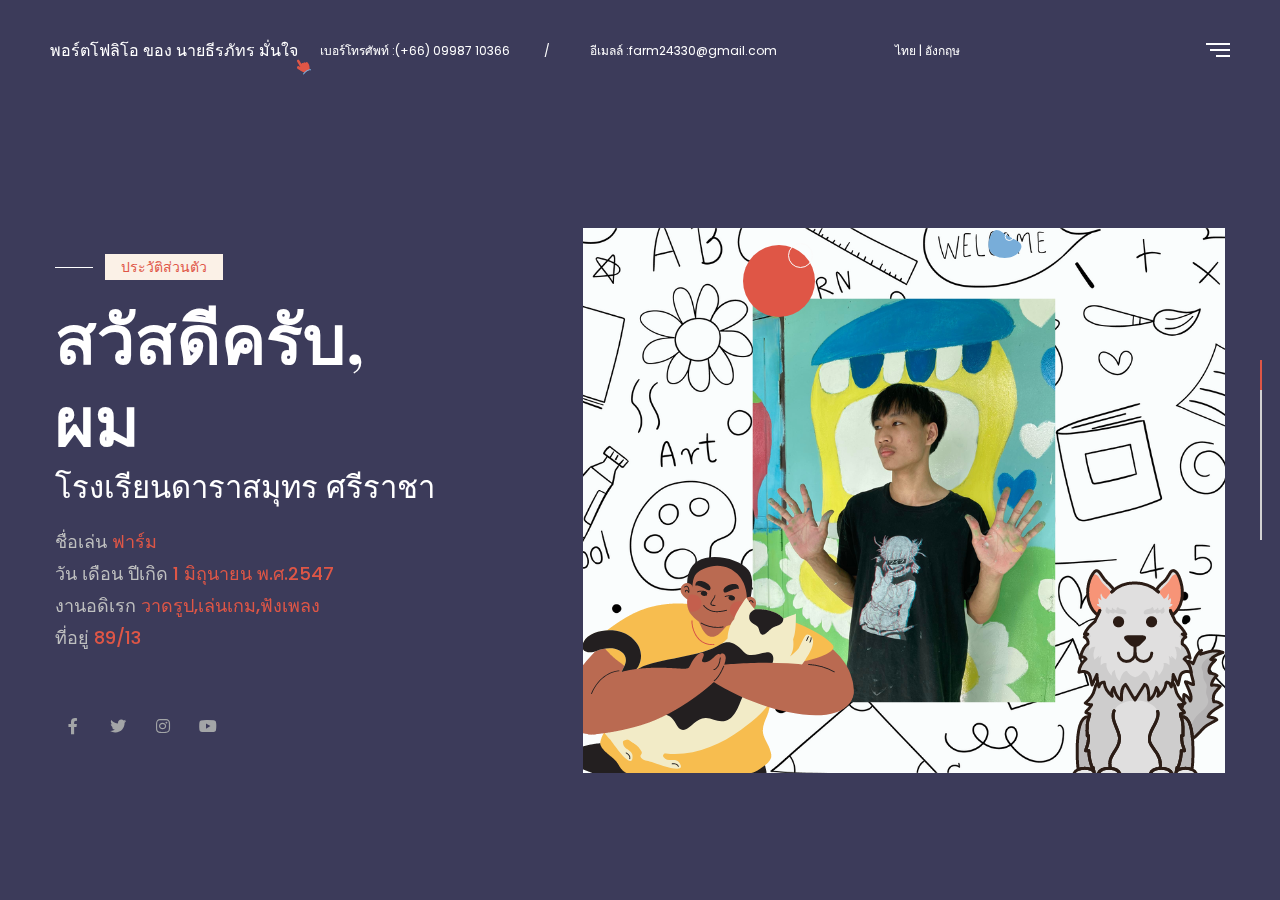
<file: index.html>
<!DOCTYPE html>
<html lang="th">

<head>
    <!--====== Required meta tags ======-->
    <meta charset="utf-8" />
    <meta http-equiv="x-ua-compatible" content="ie=edge" />
    <meta name="description" content="พอร์ตโฟลิโอ, Porfolio, เเฟ้มสะสมผลงาน, บันทึกงาน" />
    <meta name="author" content="นายธีรภัทร มั่นใจ, Theerapat Manjai">
    <meta name="viewport" content="width=device-width, initial-scale=1, shrink-to-fit=no" />

    <!--====== Title ======-->
    <title>เเฟ้ทสะสมผลงาน ของ นายธีรภัทร มั่นใจ || หน้าหลัก</title>
    <!--====== Favicon Icon ======-->
    <link rel="shortcut icon" href="assets/images/favicon.png" type="image/x-icon">
    <!--====== Google Fonts ======-->
    <link href="https://fonts.googleapis.com/css2?family=Playfair+Display:wght@700&family=Poppins:wght@300;400;500&display=swap" rel="stylesheet">
    <link href="https://fonts.googleapis.com/css2?family=Sarabun:wght@400;500;600&display=swap" rel="stylesheet">
    <link href="https://fonts.googleapis.com/css2?family=IBM+Plex+Sans+Thai:wght@300;400;500&display=swap" rel="stylesheet">
    <!--====== FontAwesome ======-->
    <link href="assets/css/fontawesome.5.9.0.min.css" rel="stylesheet">
    <!--====== Bootstrap ======-->
    <link href="assets/css/bootstrap-4.5.3.min.css" rel="stylesheet">
    <!--====== Spacing ======-->
    <link href="assets/css/spacing.min.css" rel="stylesheet">
    <!--====== PagePiling ======-->
    <link href="assets/css/jquery.pagepiling.css" rel="stylesheet">
    <!--====== Slick Slider ======-->
    <link href="assets/css/slick.min.css" rel="stylesheet">
    <!--====== Animate CSS ======-->
    <link href="assets/css/animate.min.css" rel="stylesheet">
    <!--====== Main css ======-->
    <link rel="stylesheet" href="assets/css/style.css">
    <!--====== Responsive css ======-->
    <link rel="stylesheet" href="assets/css/responsive.css">
</head>

<body class="body-piling dark-body">
    <div class="wrapper">
       
        <!-- Preloader -->
        <div class="preloader"></div>
        
        <header id="header" class="header">
            <div class="container-fluid">
                <div class="brand">
                    <a href="index.html" class="brand-name"><b>พอร์ตโฟลิโอ</b> ของ นายธีรภัทร มั่นใจ</a>
                </div>
                <!--<div class="lets-chat">
                    <span>Let's Chat</span>
                    <button><i class="fab fa-rocketchat"></i></button>
                </div>-->
                <button class="nav-toggle-btn a-nav-toggle">
                    <span class="hamburger">
                        <span class="top-bun"></span>
                        <span class="meat"></span>
                        <span class="bottom-bun"></span>
                    </span>
                </button>
                <div class="hide-menu a-nav-toggle"></div>
                <div class="menu">
                    <div class="menu-lang">
                        <a href="#" class="menu-lang-item active">TH.</a>
                        <a href="#" class="menu-lang-item">ENG.</a>
                        
                    </div>
                    <div class="menu-main mt-100" id="accordion">
                        <ul id="menuMain">
                            <li data-menuanchor="About" class="active"><a href="#About">ประวัติส่วนตัว</a></li>
                            <li data-menuanchor="Services"><a href="#Services">ไลท์สไตร์</a></li>
                            <li data-menuanchor="Skills"><a href="#Skills">ทักษะ,ความสามารถ</a></li>
                            <li data-menuanchor="Resume"><a href="#Resume">วุฒิการศึกษา</a></li>
                            <li data-menuanchor="Portfolio"><a href="#Portfolio">ผลงานเเละเกียรติบัตร</a></li>
                            <!--<li data-menuanchor="Testimonials"><a href="#Testimonials">Testimonials</a></li>-->
                            <!--<li data-menuanchor="Weapons"><a href="#Weapons">Weapons</a></li>-->
                            <li data-menuanchor="Contact"><a href="#Contact">ช่องทางการติดต่อ</a></li>
                        </ul>
                    </div>
                    <div class="menu-ornament"></div>
                </div>
            </div>
        </header>
        <div id="content">
            <div class="a-pagepiling full-page">
                <div class="section pp-scrollable slide slide-about a-slide-typed" data-name="about">
                    <div class="slide-container">
                        <div class="container">
                            <div class="number-email-cv">
                                <ul class="number-email">
                                    <li>เบอร์โทรศัพท์ :(+66) 09987 10366</li>
                                    <li>อีเมลล์ :farm24330@gmail.com</li>
                                </ul>
                                    <li><a href="index.html">ไทย</a> | <a href="index-en.html">อังกฤษ</a></l  i>        
                            </div>
                            <div class="row align-items-center">
                                <div class="col-lg-5">
                                    <div class="about-content pt-100 rpt-0 animate-element delay5 fadeInUp">
                                        <span class="sub-title mb-15 animate-element delay3 fadeInUp">ประวัติส่วนตัว</span>
                                        <h1 class="slide-title animate-element delay5 fadeInUp">สวัสดีครับ,<br> ผม <span class="text-typed a-typed a-typed-about" data-text="นายธีรภัทร มั่นใจ"></span></h1>
                                        <h3 class="animate-element delay7 fadeInUp">โรงเรียนดาราสมุทร ศรีราชา</h3>
                                        <p class="animate-element delay8 fadeInUp">ชื่อเล่น<b> ฟาร์ม </b><br/>
                                            วัน เดือน ปีเกิด <b>1 มิถุนายน พ.ศ.2547</b></br>
                                            งานอดิเรก <b>วาดรูป,เล่นเกม,ฟังเพลง</b></br>
                                            ที่อยู่ <b>89/13</b>
                                        </p>    
                                        <div class="social-style-one mt-55 rmt-35 animate-element delay10 fadeInUp">
                                            <a href="https://www.facebook.com/theerapat.manjai.58/"><i class="fab fa-facebook-f"></i></a>
                                            <a href="https://twitter.com/Blueframe181"><i class="fab fa-twitter"></i></a>
                                            <a href="https://www.instagram.com/blue.frame181/"><i class="fab fa-instagram"></i></a>
                                            <a href="https://www.youtube.com/channel/UCV1nVLNHUUjYt2XnElQNtqw"><i class="fab fa-youtube"></i></a>
                                        </div>
                                    </div>
                                </div>
                                <div class="col-lg-7">
                                    <div class="about-image pt-100 rpt-50 text-lg-right">
                                        <div class="about-inner-images">
                                            <img class="animate-element delay7 fadeInUp" src="assets/images/about/about-dark.png" alt="About">
                                            <img class="shape-one animate-element delay10 bounceIn" src="assets/images/about/shape-one-dark.png" alt="Shape">
                                            <img class="shape-two animate-element delay11 bounceIn" src="assets/images/about/shape-two-dark.png" alt="Shape">
                                        </div>
                                    </div>
                                </div>
                            </div>
                        </div>
                    </div>
                </div>
                <div class="section pp-scrollable slide slide-services slide-light slide-services a-slide-typed" data-name="services">
                    <div class="slide-container">
                        <div class="container">
                            <div class="row align-items-center">
                                <div class="col-lg-7">
                                    <div class="service-image animate-element delay4 fadeInUp">
                                        <span class="sub-title mb-75">ไลท์สไตล์</span>
                                        <div class="service-inner-images">
                                            <img src="assets/images/services/services-dark.png" alt="Service">
                                            <img class="shape-one animate-element delay6 bounceIn" src="assets/images/services/shape-one-dark.png" alt="shape">
                                            <img class="shape-two animate-element delay8 bounceIn" src="assets/images/services/shape-two-dark.png" alt="shape">
                                        </div>
                                    </div>
                                </div>
                                <div class="col-lg-5">
                                    <div class="service-content pt-100 rpt-55 animate-element delay5 fadeInUp">
                                        <div class="section-title mb-25">
                                            <h2 class="slide-title animate-element delay5 fadeInUp">งานอดิเรกเเละสิ่งที่ผมชอบทำ <span class="text-typed a-typed a-typed-services" data-text="ในเวลาว่าง"></span> ของผม</h2>
                                        </div>
                                        <p class="animate-element delay6 fadeInUp">ผมมักชอบที่จะหาไรทำในเวลาว่าง เเละมักเป็นสิ่งที่ผมทำเเล้วรู็สึกผ่อนคลายสบายใจ ส่วนใหญ่ก็เป็นกิจกรรมที่ผม<b>ชื่นชอบ</b></p>
                                        <div class="our-services animate-element delay8 fadeInUp">
                                            <div class="service-item">
                                                <div class="icon">
                                                    <img src="assets/images/services/service-icon1.png" alt="Icon">
                                                </div>
                                                <h4>วาดรูป</h4>
                                            </div>
                                            <div class="service-item">
                                                <div class="icon">
                                                    <img src="assets/images/services/service-icon2.png" alt="Icon">
                                                </div>
                                                <h4>เล่นเกม</h4>
                                            </div>
                                            <div class="service-item">
                                                <div class="icon">
                                                    <img src="assets/images/services/service-icon3.png" alt="Icon">
                                                </div>
                                                <h4>ฟังเพลง</h4>
                                            </div>
                                            <div class="service-item">
                                                <div class="icon">
                                                    <img src="assets/images/services/service-icon4.png" alt="Icon">
                                                </div>
                                                <h4>เล่นกีฬา</h4>
                                            </div>
                                        </div>
                                    </div>
                                </div>
                            </div>
                        </div>
                    </div>
                </div>
                <div class="section pp-scrollable slide slide-skills a-slide-typed" data-name="skills">
                    <div class="slide-container">
                        <div class="container">
                           <div class="row align-items-center">
                                <div class="col-lg-5">
                                    <div class="skill-content animate-element delay5 fadeInUp">
                                        <div class="section-title mb-25">
                                            <span class="sub-title mb-45">ทักษะ,ความสามารถ</span>
                                            <h2 class="slide-title animate-element delay5 fadeInUp">เป็นความสามารถที่มักทำเป็นประจำ เเละเป็นสิ่งที่ผม<span class="text-typed a-typed a-typed-skills" data-text="ชอบ"></span></h2>
                                        </div>
                                        <p class="animate-element delay6 fadeInUp">จะบอกเเค่ความสามารถที่เป็นจุดเด่นเเละเห็นได้ชัดจากตัวผมเเละคนรอบข้าง ซึ่งอาจจะมีบางความสามารถที่ไม่ได้กล่าวถึง<b>ไม่ได้กล่าวถึง</b></p>
                                        <div class="bar-list a-progressbar pt-5 animate-element delay9 fadeInUp">
                                            <div class="bar-item">
                                                <div class="row">
                                                    <div class="col bar-item-title">ออกเเบตัวละคร</div>
                                                    <div class="col-auto text-right bar-item-value">90%</div>
                                                </div>
                                                <div class="progress">
                                                    <div class="progress-bar" role="progressbar" aria-valuenow="90" aria-valuemin="0" aria-valuemax="100"></div>
                                                </div>
                                            </div>
                                            <div class="bar-item">
                                                <div class="row">
                                                    <div class="col bar-item-title">วาดภาพประกอบ</div>
                                                    <div class="col-auto text-right bar-item-value">75%</div>
                                                </div>
                                                <div class="progress">
                                                    <div class="progress-bar" role="progressbar" aria-valuenow="75" aria-valuemin="0" aria-valuemax="100"></div>
                                                </div>
                                            </div>
                                            <div class="bar-item">
                                                <div class="row">
                                                    <div class="col bar-item-title">ตัดต่อวิดีโอ</div>
                                                    <div class="col-auto text-right bar-item-value">70%</div>
                                                </div>
                                                <div class="progress">
                                                    <div class="progress-bar" role="progressbar" aria-valuenow="70" aria-valuemin="0" aria-valuemax="100"></div>
                                                </div>
                                            </div>
                                            <div class="bar-item">
                                                <div class="row">
                                                    <div class="col bar-item-title">เล่นดนตรี</div>
                                                    <div class="col-auto text-right bar-item-value">60%</div>
                                                </div>
                                                <div class="progress">
                                                    <div class="progress-bar" role="progressbar" aria-valuenow="60" aria-valuemin="0" aria-valuemax="100"></div>
                                                </div>
                                            </div>
                                        </div>
                                    </div>
                                </div>
                                <div class="col-lg-7">
                                    <div class="skill-image pt-55 text-lg-right animate-element delay4 fadeInUp">
                                        <div class="skill-images-inner">
                                            <img src="assets/images/skills/skills-dark.png" alt="Skills">
                                            <img class="shape-one animate-element delay6 bounceIn" src="assets/images/skills/shape-one.png" alt="shape">
                                            <img class="shape-two animate-element delay8 bounceIn" src="assets/images/skills/shape-two-dark.png" alt="shape">
                                        </div>
                                    </div>
                                </div>
                            </div>
                        </div>
                    </div>
                </div>
                <div class="section pp-scrollable slide slide-resume slide-light">
                    <div class="slide-container">
                        <div class="container">
                           <div class="row align-items-center">
                                <div class="col-lg-6">
                                    <div class="educations rmb-55">
                                        <div class="section-title mb-45 animate-element delay2 fadeInUp">
                                            <span class="sub-title mb-45">วุฒิการศึกษา</span>
                                            <h2 class="slide-title animate-element delay5 fadeInUp">การศึกษา</h2>
                                        </div>
                                        <div class="edu-experi-wrap">
                                            <div class="edu-experi-item animate-element delay5 fadeInUp">
                                                <span class="years">2010-2014</span>
                                                <div class="vacancy-content">   
                                                    <span class="title">มัธยมศึกษาตอนปลาย</span>
                                                    <h4 class="subject">เเผนการเรีบนศิลป์-คำนวณ</h4>
                                                    <h6 class="institution">โรงเรียนดารสมุทร ศรีราชา จ.ชลบุรี</h6>
                                                    <p>เรียนเกี่ยวกัยภาษาอังกฤษเป็นส่วนใหญ่ทั้ง การอ่าน การพูด การเขียน เเละ5วิชาหลัก เเละบางวิชาเสริม</p>
                                                </div>
                                            </div>
                                            <div class="edu-experi-item animate-element delay8 fadeInUp">
                                                <span class="years">2014-2016</span>
                                                <div class="vacancy-content">
                                                    <span class="title">มัธยมศึกษาตอนต้น</span>
                                                    <h4 class="subject">เเผนการเรีบนศิลป์-คำนวณ</h4>
                                                    <h6 class="institution">โรงเรียนดารสมุทร ศรีราชา จ.ชลบุรี</h6>
                                                    <p>เรียนเกี่ยวกัยภาษาอังกฤษเป็นส่วนใหญ่ทั้ง การอ่าน การพูด การเขียน เเละ5วิชาหลัก เเละบางวิชาเสริม   </p>
                                                </div>
                                            </div>
                                        </div>
                                    </div>
                                </div>
                                <div class="col-lg-6">
                                    <div class="experiecnes">
                                        <div class="section-title mb-45 animate-element delay4 fadeInUp">
                                            <span class="sub-title mb-45">วุฒิการศึกษา</span>
                                            <h2 class="slide-title animate-element delay5 fadeInUp">การศึกษา</h2>
                                        </div>
                                        <div class="edu-experi-wrap">
                                            <div class="edu-experi-item beahance animate-element delay7 fadeInUp">
                                                <span class="years">2016-2018</span>
                                                <div class="vacancy-content">
                                                    <span class="title">ระดับประถมศึกษา</span>
                                                    <h4 class="subject">โรงเรียนดารสมุทร ศรีราชา จ.ชลบุรี</h4>
                                                    <p>เรียนเกี่ยวกับ5วิชาหลับเเละบางวิชาเสริม ร่วมถึงกิจกรรมต่างๆของโรงเรียน<a href="https://www.behance.net"></a>การเข้าค่าย เเละการสอบวัดผลการเรียนหรือการเก็บคะเเนนทั้ง4ครั้ง</p>
                                                </div>
                                            </div>
                                            <div class="edu-experi-item dribbble animate-element delay10 fadeInUp">
                                                <span class="years">2018-2020</span>
                                                <div class="vacancy-content">
                                                    <span class="title">ระดับก่อนประถมศึกษา</span>
                                                    <h4 class="subject">โรงเรียนดารสมุทร ศรีราชา จ.ชลบุรี</h4>
                                                    <p>เรียนเกี่ยวกับ5วิชาหลับเเละบางวิชาเสริม เเละการใช้ชีวิต<a href="https://dribbble.com"></a>มีการร่วมกิจกรรมต่างๆในโรงเรียน วันสำคัญต่างๆ การพูด การอ่าน การเขียน</p>
                                                </div>
                                            </div>
                                        </div>
                                    </div>
                                </div>
                            </div>
                        </div>
                    </div>
                </div>
                <div class="section pp-scrollable slide slide-portfolio a-slide-typed" data-name="portfolio">
                    <div class="slide-container">
                        <div class="container">
                           <div class="row align-items-center justify-content-between mb-25">
                                <div class="col-xl-5 col-lg-6">
                                    <div class="portfolio-content">
                                        <div class="section-title mb-35">
                                            <span class="sub-title mb-45 animate-element delay5 fadeInUp">ผลงาน/เกียรติบัตร</span>
                                            <h2 class="slide-title animate-element delay6 fadeInUp">ผลงานเเละเกียรติบัตร ของนาย <span class="text-typed a-typed a-typed-portfolio" data-text="ธีรภัทร มั่นใจ"></span></h2>
                                        </div>
                                        <p class="animate-element delay7 fadeInUp">เป็นผลงานที่ได้ทำ กิจกรรมที่ได้ร่วมของผม เเละผลงานที่บงบอกความสามารถในด้านต่างๆ <b><a href="#">ของผม</a></b></p>
                                        <!--<a href="blog.html" class="read-more mt-45 rmt-25 animate-element delay8 fadeInUp">Explore More <i class="fas fa-long-arrow-alt-right"></i></a>-->
                                    </div>
                                </div>
                                <!--<div class="col-xl-5 col-lg-6">
                                    <div class="counter-wrap rmb-15 animate-element delay9 fadeInUp">
                                        <div class="success-box">
                                            <span class="count-text lass-than-ten" data-speed="3000" data-stop="7">0</span>
                                            <h6>Years of Experience</h6>
                                        </div>
                                        <div class="success-box">
                                            <span class="count-text plus" data-speed="3000" data-stop="120">0</span>
                                            <h6>Satisfied Clients</h6>
                                        </div>
                                    </div>
                                </div>-->
                            </div>
                            <div class="portfolio-wrap">
                                <div class="portfolio-item animate-element delay11 fadeInUp">
                                    <img src="assets/images/acitivities/portfolio1.png" alt="Portfolio">
                                </div>
                                <div class="portfolio-item animate-element delay13 fadeInUp">
                                    <img src="assets/images/acitivities/portfolio2.png" alt="Portfolio">
                                </div>
                                <div class="portfolio-item">
                                    <img src="assets/images/acitivities/portfolio1.png" alt="Portfolio">
                                </div>
                                <div class="portfolio-item">
                                    <img src="assets/images/acitivities/portfolio2.png" alt="Portfolio">
                                </div>
                            </div>
                        </div>
                    </div>
                </div>
                <!--<div class="section pp-scrollable slide slide-testimonials slide-light a-slide-typed" data-name="testimonials">
                    <div class="slide-container">
                        <div class="container">
                            <div class="row align-items-end">
                                <div class="col-lg-6">
                                    <div class="testimonial-left-image rmb-75 animate-element delay5 fadeInUp">
                                        <img src="assets/images/testimonials/testimonial-dark.png" alt="testimonials">
                                        <img class="shape-one animate-element delay8 bounceIn" src="assets/images/testimonials/shape-one-dark.png" alt="shape">
                                        <img class="shape-two animate-element delay5 zoomInLeft" src="assets/images/testimonials/shape-two.png" alt="shape">
                                    </div>
                                </div>
                                <div class="col-lg-6">
                                    <div class="testimonials-content ml-lg-auto rel">
                                        <div class="section-title mb-35">
                                            <span class="sub-title mb-45 animate-element delay6 fadeInUp">Testimonial</span>
                                            <h2 class="slide-title animate-element delay7 fadeInUp">What my happy <span class="text-typed a-typed a-typed-testimonials" data-text="client"></span> saying their services.</h2>
                                            <p class="animate-element delay7 fadeInUp">As a designer I have been working few years in this sector, and i have complted lot's of project <b><a href="#">see here.</a></b></p>
                                        </div>
                                        <div class="animate-element delay9 fadeInUp">
                                            <p>Really they guy is amazing , he saved my times and properly have completed my requirment with great effort. I appreciate to him for web & app design, he is good at fit.</p>
                                        
                                        </div>
                                        
                                    </div>
                                </div>
                            </div>
                        </div>
                    </div>
                </div>-->
                <!--<div class="section pp-scrollable slide slide-weapons a-slide-typed" data-name="weapons">
                    <div class="slide-container">
                        <div class="container">
                           <div class="row align-items-center">
                                <div class="col-lg-6">
                                    <div class="weapons-content rmb-75 animate-element delay5 fadeInUp">
                                        <div class="section-title mb-35">
                                            <span class="sub-title mb-45">Coputer Skills</span>
                                            <h2 class="slide-title animate-element delay5 fadeInUp">My <span class="text-typed a-typed a-typed-weapons" data-text="favorite tools"></span> which i Used Everyday in my life.</h2>
                                        </div>
                                        <p class="animate-element delay6 fadeInUp">I always loved those software that I use in my work, because I am very good at these, these are the main tools of my design  career those are help me for make sure my Clients satisfication.</p>
                                        <a href="#About" class="read-more mt-15 animate-element delay8 fadeInUp">Lets See My Work Process <i class="fas fa-long-arrow-alt-right"></i></a>
                                    </div>
                                </div>
                                <div class="col-lg-6">
                                    <div class="weapons-images">
                                        <div class="weapons-item one animate-element delay11 bounceIn">
                                            <img src="assets/images/weapons/figma.png" alt="Figma">
                                        </div>
                                        <div class="weapons-item two animate-element delay5 fadeInDown">
                                            <img src="assets/images/weapons/xd.png" alt="XD">
                                        </div>
                                        <div class="weapons-item three animate-element delay6 fadeInUp">
                                            <img src="assets/images/weapons/linkedin.png" alt="linkedin">
                                        </div>
                                        <div class="weapons-item four animate-element delay7 fadeInLeft">
                                            <img src="assets/images/weapons/sketch.png" alt="sketch">
                                        </div>
                                        <div class="weapons-item five animate-element delay8 fadeInRight">
                                            <img src="assets/images/weapons/google.png" alt="google">
                                        </div>
                                        <div class="weapons-item six animate-element delay9 fadeInLeft">
                                            <img src="assets/images/weapons/dribbble.png" alt="dribbble">
                                        </div>
                                        <div class="weapons-item seven animate-element delay10 fadeInUp">
                                            <img src="assets/images/weapons/skype.png" alt="skype">
                                        </div>
                                        <div class="weapons-item eight animate-element delay5 fadeInRight">
                                            <img src="assets/images/weapons/slack.png" alt="slack">
                                        </div>
                                    </div>
                                </div>
                            </div>
                        </div>
                    </div>
                </div>-->
                <div class="section pp-scrollable slide slide-contact slide-light">
                    <div class="slide-container">
                        <div class="container">
                           <!--<div class="contact-wrap mb-185 rmb-95">
                               <div class="row align-items-end">
                                    <div class="col-lg-7">
                                        <div class="contact-content">
                                            <div class="section-title mb-55">
                                               <span class="sub-title mb-55 animate-element delay5 fadeInUp">contact me</span>
                                                <h2 class="slide-title animate-element delay6 fadeInUp">Estimate your project? Let me know here.</h2>
                                            </div>
                                            <form action="#" class="contact-form animate-element delay8 fadeInUp">
                                                <div class="form-group">
                                                    <input type="text" id="name" name="name" class="form-control" placeholder="What's your name?" required>
                                                </div>
                                                <div class="form-group">
                                                    <input type="email" id="email" name="email" class="form-control" placeholder="Your email" required>
                                                </div>
                                                <div class="form-group">
                                                    <textarea name="message" id="message" rows="1" class="form-control" placeholder="Tell me about your project" required></textarea>
                                                </div>
                                                <button type="submit"><i class="fas fa-paper-plane"></i></button>
                                            </form>
                                        </div>
                                    </div>
                                    <div class="col-lg-5">
                                        <div class="contact-image animate-element text-center delay7 fadeInLeft">
                                            <img src="assets/images/contact/contact.png" alt="Contact">
                                        </div>
                                    </div>
                                </div>
                           </div>-->
                           <div class="footer-contact text-center mb-35">
                               <div class="section-title mb-30 animate-element delay8 fadeInUp">
                                   <h2>ช่องทางการติดต่อ</h2>
                               </div>
                               <span class="country list-inline-item animate-element delay9 fadeInUp">ศรีรา,ชลบุรี</span>
                               <h3 class="animate-element delay6 fadeInUp"><a href="mailto:hello_niharik@gmail.com">farm24330@gmail.com</a></h3>
                               <a href="callto:(+778)675-0765" class="number list-inline-item animate-element delay10 fadeInUp">(+66) 0998710366</a>
                               <div class="social-style-two mt-25 animate-element delay11 fadeInUp">
                                    <a href="#"><img src="assets/images/contact/social-dribbble.png" alt="Social"></a>
                                    <a href="#"><img src="assets/images/contact/social-behance.png" alt="Social"></a>
                                    <a href="#"><img src="assets/images/contact/social-instagram.png" alt="Social"></a>
                                </div>
                           </div>
                        </div>
                        <div class="footer-bottom-girl animate-element delay12 zoomIn">
                           <img src="assets/images/contact/footer-bottom-girl.png" alt="footer girl">
                       </div>
                        <div class="footer-bottom-shape">
                            <img src="assets/images/contact/footer-bottom-shape.png" alt="Shape">
                        </div>
                    </div>
                </div>
            </div>
        </div>
        <div class="container-fliuid">
            <div class="progress-nav">
                <ul id="menu">
                    <li data-menuanchor="About" class="active"></li>
                    <li data-menuanchor="Services"></li>
                    <li data-menuanchor="Skills"></li>
                    <li data-menuanchor="Resume"></li>
                    <li data-menuanchor="Portfolio"></li>
                    <!--<li data-menuanchor="Testimonials"></li>-->
                    <!--<li data-menuanchor="Weapons"></li>-->
                    <li data-menuanchor="Contact"></li>
                </ul>
            </div>
        </div>
    </div>
    
    <!--====== Jquery ======-->
    <script src="assets/js/jquery-3.6.0.min.js"></script>
    <!--====== Bootstrap ======-->
    <script src="assets/js/bootstrap.4.5.3.min.js"></script>
    <!--====== PagePiling ======-->
    <script src="assets/js/jquery.pagepiling.min.js"></script>
    <!--====== Jquery Viewport ======-->
    <script src="assets/js/jquery.viewport.js"></script>
    <!--====== SmoothScroll ======-->
    <script src="assets/js/smoothscroll.js"></script>
    <!--====== Popper ======-->
    <script src="assets/js/popper.min.js"></script>
    <!--====== Slick Slider ======-->
    <script src="assets/js/slick.min.js"></script>
    <!--====== Typed ======-->
    <script src="assets/js/typed.min.js"></script>
    <!--====== Main JS ======-->
    <script src="assets/js/script.js"></script>
</body>

</html>
</file>
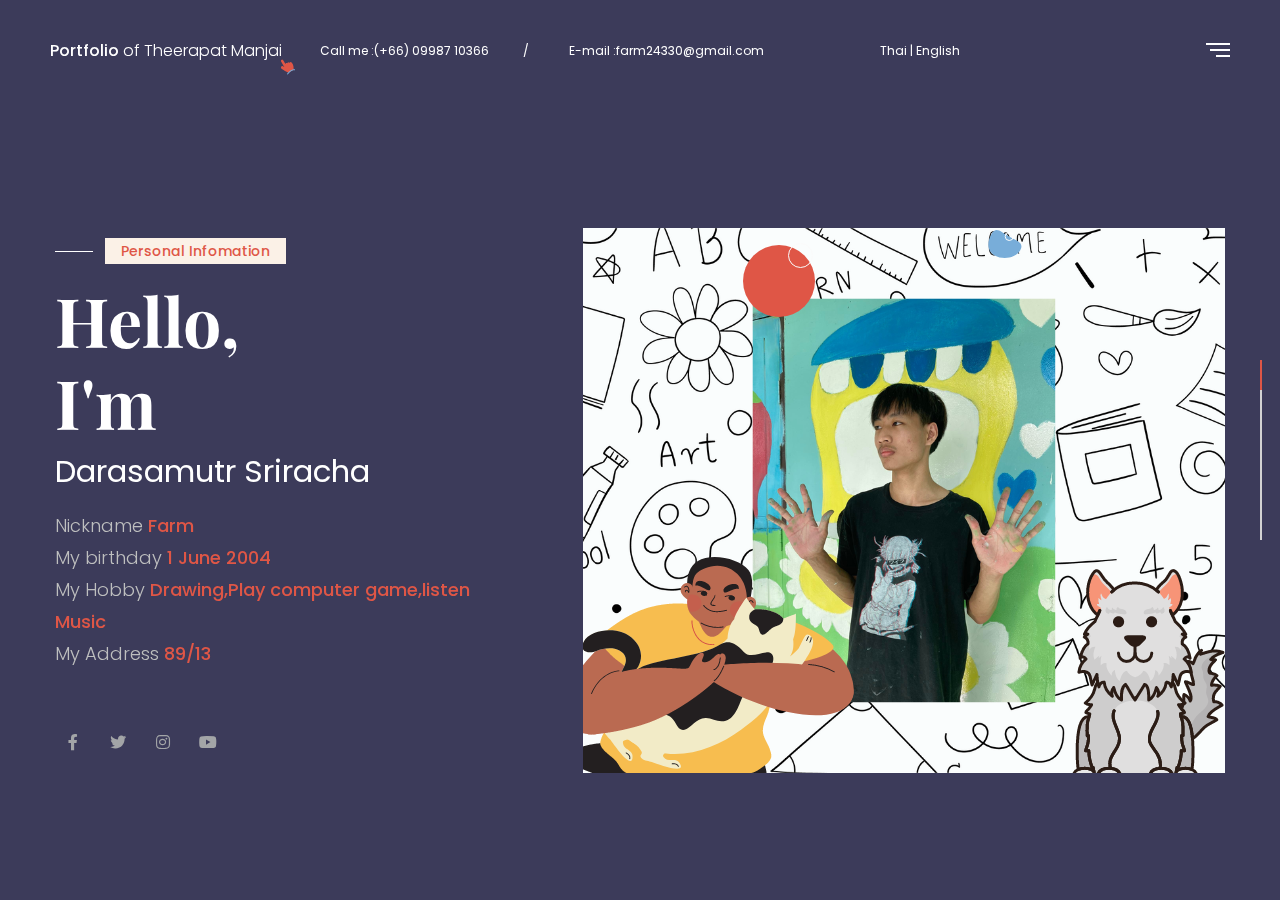
<file: index-en.html>
<!DOCTYPE html>
<html lang="en">

<head>
    <!--====== Required meta tags ======-->
    <meta charset="utf-8" />
    <meta http-equiv="x-ua-compatible" content="ie=edge" />
    <meta name="description" content="พอร์ตโฟลิโอ, Porfolio, เเฟ้มสะสมผลงาน, บันทึกงาน" />
    <meta name="author" content="นายธีรภัทร มั่นใจ, Theerapat Manjai">
    <meta name="viewport" content="width=device-width, initial-scale=1, shrink-to-fit=no" />

    <!--====== Title ======-->
    <title>Portfolio of Theerapat Manjai || Main Menu</title>
    <!--====== Favicon Icon ======-->
    <link rel="shortcut icon" href="assets/images/favicon.png" type="image/x-icon">
    <!--====== Google Fonts ======-->
    <link href="https://fonts.googleapis.com/css2?family=Playfair+Display:wght@700&family=Poppins:wght@300;400;500&display=swap" rel="stylesheet">
    <link href="https://fonts.googleapis.com/css2?family=Sarabun:wght@400;500;600&display=swap" rel="stylesheet">
    <link href="https://fonts.googleapis.com/css2?family=IBM+Plex+Sans+Thai:wght@300;400;500&display=swap" rel="stylesheet">
    <!--====== FontAwesome ======-->
    <link href="assets/css/fontawesome.5.9.0.min.css" rel="stylesheet">
    <!--====== Bootstrap ======-->
    <link href="assets/css/bootstrap-4.5.3.min.css" rel="stylesheet">
    <!--====== Spacing ======-->
    <link href="assets/css/spacing.min.css" rel="stylesheet">
    <!--====== PagePiling ======-->
    <link href="assets/css/jquery.pagepiling.css" rel="stylesheet">
    <!--====== Slick Slider ======-->
    <link href="assets/css/slick.min.css" rel="stylesheet">
    <!--====== Animate CSS ======-->
    <link href="assets/css/animate.min.css" rel="stylesheet">
    <!--====== Main css ======-->
    <link rel="stylesheet" href="assets/css/style.css">
    <!--====== Responsive css ======-->
    <link rel="stylesheet" href="assets/css/responsive.css">
</head>

<body class="body-piling dark-body">
    <div class="wrapper">
       
        <!-- Preloader -->
        <div class="preloader"></div>
        
        <header id="header" class="header">
            <div class="container-fluid">
                <div class="brand">
                    <a href="index.html" class="brand-name"><b>Portfolio</b> of Theerapat Manjai</a>
                </div>
                <!--<div class="lets-chat">
                    <span>Let's Chat</span>
                    <button><i class="fab fa-rocketchat"></i></button>
                </div>-->
                <button class="nav-toggle-btn a-nav-toggle">
                    <span class="hamburger">
                        <span class="top-bun"></span>
                        <span class="meat"></span>
                        <span class="bottom-bun"></span>
                    </span>
                </button>
                <div class="hide-menu a-nav-toggle"></div>
                <div class="menu">
                    <div class="menu-lang">
                            <a href="index.html" class="menu-lang-item">TH.</a>
                        <a href="index-en.html" class="menu-lang-item active">ENG.</a>
                        
                    </div>
                    <div class="menu-main mt-100" id="accordion">
                        <ul id="menuMain">
                            <li data-menuanchor="About" class="active"><a href="#About">About</a></li>
                            <li data-menuanchor="Services"><a href="#Services">Lifestyle</a></li>
                            <li data-menuanchor="Skills"><a href="#Skills">Skilla</a></li>
                            <li data-menuanchor="Resume"><a href="#Resume">Resume</a></li>
                            <li data-menuanchor="Portfolio"><a href="#Portfolio">Portfolio</a></li>
                            <!--<li data-menuanchor="Testimonials"><a href="#Testimonials">Testimonials</a></li>-->
                            <!--<li data-menuanchor="Weapons"><a href="#Weapons">Weapons</a></li>-->
                            <li data-menuanchor="Contact"><a href="#Contact">Contact</a></li>
                        </ul>
                    </div>
                    <div class="menu-ornament"></div>
                </div>
            </div>
        </header>
        <div id="content">
            <div class="a-pagepiling full-page">
                <div class="section pp-scrollable slide slide-about a-slide-typed" data-name="about">
                    <div class="slide-container">
                        <div class="container">
                            <div class="number-email-cv">
                                <ul class="number-email">
                                    <li>Call me :(+66) 09987 10366</li>
                                    <li>E-mail :farm24330@gmail.com</li>
                                </ul>
                                    <li><a href="index.html">Thai</a> | <a href="index-en.html">English</a></li>        
                            </div>
                            <div class="row align-items-center">
                                <div class="col-lg-5">
                                    <div class="about-content pt-100 rpt-0 animate-element delay5 fadeInUp">
                                        <span class="sub-title mb-15 animate-element delay3 fadeInUp">Personal Infomation</span>
                                        <h1 class="slide-title animate-element delay5 fadeInUp">Hello,<br> I'm <span class="text-typed a-typed a-typed-about" data-text="Theerapat Manjai"></span></h1>
                                        <h3 class="animate-element delay7 fadeInUp">Darasamutr Sriracha</h3>
                                        <p class="animate-element delay8 fadeInUp">Nickname<b> Farm </b><br/>
                                            My birthday <b>1 June 2004</b></br>
                                            My Hobby <b>Drawing,Play computer game,listen Music</b></br>
                                            My Address <b>89/13</b>
                                        </p>    
                                        <div class="social-style-one mt-55 rmt-35 animate-element delay10 fadeInUp">
                                            <a href="https://www.facebook.com/theerapat.manjai.58/"><i class="fab fa-facebook-f"></i></a>
                                            <a href="https://twitter.com/Blueframe181"><i class="fab fa-twitter"></i></a>
                                            <a href="https://www.instagram.com/blue.frame181/"><i class="fab fa-instagram"></i></a>
                                            <a href="https://www.youtube.com/channel/UCV1nVLNHUUjYt2XnElQNtqw"><i class="fab fa-youtube"></i></a>
                                        </div>
                                    </div>
                                </div>
                                <div class="col-lg-7">
                                    <div class="about-image pt-100 rpt-50 text-lg-right">
                                        <div class="about-inner-images">
                                            <img class="animate-element delay7 fadeInUp" src="assets/images/about/about-dark.png" alt="About">
                                            <img class="shape-one animate-element delay10 bounceIn" src="assets/images/about/shape-one-dark.png" alt="Shape">
                                            <img class="shape-two animate-element delay11 bounceIn" src="assets/images/about/shape-two-dark.png" alt="Shape">
                                        </div>
                                    </div>
                                </div>
                            </div>
                        </div>
                    </div>
                </div>
                <div class="section pp-scrollable slide slide-services slide-light slide-services a-slide-typed" data-name="services">
                    <div class="slide-container">
                        <div class="container">
                            <div class="row align-items-center">
                                <div class="col-lg-7">
                                    <div class="service-image animate-element delay4 fadeInUp">
                                        <span class="sub-title mb-75">Lifestyle</span>
                                        <div class="service-inner-images">
                                            <img src="assets/images/services/services-dark.png" alt="Service">
                                            <img class="shape-one animate-element delay6 bounceIn" src="assets/images/services/shape-one-dark.png" alt="shape">
                                            <img class="shape-two animate-element delay8 bounceIn" src="assets/images/services/shape-two-dark.png" alt="shape">
                                        </div>
                                    </div>
                                </div>
                                <div class="col-lg-5">
                                    <div class="service-content pt-100 rpt-55 animate-element delay5 fadeInUp">
                                        <div class="section-title mb-25">
                                            <h2 class="slide-title animate-element delay5 fadeInUp">Hobbies and Activities <span class="text-typed a-typed a-typed-services" data-text="in my free time"></span> Of mine</h2>
                                        </div>
                                        <p class="animate-element delay6 fadeInUp">I like to find something to do that makes me relax. Its the hobby that I<b>like.</b></p>
                                        <div class="our-services animate-element delay8 fadeInUp">
                                            <div class="service-item">
                                                <div class="icon">
                                                    <img src="assets/images/services/service-icon1.png" alt="Icon">
                                                </div>
                                                <h4>Drawimg</h4>
                                            </div>
                                            <div class="service-item">
                                                <div class="icon">
                                                    <img src="assets/images/services/service-icon2.png" alt="Icon">
                                                </div>
                                                <h4>Play computer game</h4>
                                            </div>
                                            <div class="service-item">
                                                <div class="icon">
                                                    <img src="assets/images/services/service-icon3.png" alt="Icon">
                                                </div>
                                                <h4>Listen Music</h4>
                                            </div>
                                            <div class="service-item">
                                                <div class="icon">
                                                    <img src="assets/images/services/service-icon4.png" alt="Icon">
                                                </div>
                                                <h4>Play sport</h4>
                                            </div>
                                        </div>
                                    </div>
                                </div>
                            </div>
                        </div>
                    </div>
                </div>
                <div class="section pp-scrollable slide slide-skills a-slide-typed" data-name="skills">
                    <div class="slide-container">
                        <div class="container">
                           <div class="row align-items-center">
                                <div class="col-lg-5">
                                    <div class="skill-content animate-element delay5 fadeInUp">
                                        <div class="section-title mb-25">
                                            <span class="sub-title mb-45">Skills</span>
                                            <h2 class="slide-title animate-element delay5 fadeInUp">Things that I do and<span class="text-typed a-typed a-typed-skills" data-text="interested in."></span></h2>
                                        </div>
                                        <p class="animate-element delay6 fadeInUp">Skills that I'm good at it. Some of them aren't<b>mentioned here.</b></p>
                                        <div class="bar-list a-progressbar pt-5 animate-element delay9 fadeInUp">
                                            <div class="bar-item">
                                                <div class="row">
                                                    <div class="col bar-item-title">Character Design</div>
                                                    <div class="col-auto text-right bar-item-value">90%</div>
                                                </div>
                                                <div class="progress">
                                                    <div class="progress-bar" role="progressbar" aria-valuenow="90" aria-valuemin="0" aria-valuemax="100"></div>
                                                </div>
                                            </div>
                                            <div class="bar-item">
                                                <div class="row">
                                                    <div class="col bar-item-title">Illustration</div>
                                                    <div class="col-auto text-right bar-item-value">75%</div>
                                                </div>
                                                <div class="progress">
                                                    <div class="progress-bar" role="progressbar" aria-valuenow="75" aria-valuemin="0" aria-valuemax="100"></div>
                                                </div>
                                            </div>
                                            <div class="bar-item">
                                                <div class="row">
                                                    <div class="col bar-item-title">Editing Vedio</div>
                                                    <div class="col-auto text-right bar-item-value">70%</div>
                                                </div>
                                                <div class="progress">
                                                    <div class="progress-bar" role="progressbar" aria-valuenow="70" aria-valuemin="0" aria-valuemax="100"></div>
                                                </div>
                                            </div>
                                            <div class="bar-item">
                                                <div class="row">
                                                    <div class="col bar-item-title">Play guitar</div>
                                                    <div class="col-auto text-right bar-item-value">60%</div>
                                                </div>
                                                <div class="progress">
                                                    <div class="progress-bar" role="progressbar" aria-valuenow="60" aria-valuemin="0" aria-valuemax="100"></div>
                                                </div>
                                            </div>
                                        </div>
                                    </div>
                                </div>
                                <div class="col-lg-7">
                                    <div class="skill-image pt-55 text-lg-right animate-element delay4 fadeInUp">
                                        <div class="skill-images-inner">
                                            <img src="assets/images/skills/skills-dark.png" alt="Skills">
                                            <img class="shape-one animate-element delay6 bounceIn" src="assets/images/skills/shape-one.png" alt="shape">
                                            <img class="shape-two animate-element delay8 bounceIn" src="assets/images/skills/shape-two-dark.png" alt="shape">
                                        </div>
                                    </div>
                                </div>
                            </div>
                        </div>
                    </div>
                </div>
                <div class="section pp-scrollable slide slide-resume slide-light">
                    <div class="slide-container">
                        <div class="container">
                           <div class="row align-items-center">
                                <div class="col-lg-6">
                                    <div class="educations rmb-55">
                                        <div class="section-title mb-45 animate-element delay2 fadeInUp">
                                            <span class="sub-title mb-45">วุฒิการศึกษา</span>
                                            <h2 class="slide-title animate-element delay5 fadeInUp">การศึกษา</h2>
                                        </div>
                                        <div class="edu-experi-wrap">
                                            <div class="edu-experi-item animate-element delay5 fadeInUp">
                                                <span class="years">2010-2014</span>
                                                <div class="vacancy-content">   
                                                    <span class="title">มัธยมศึกษาตอนปลาย</span>
                                                    <h4 class="subject">เเผนการเรีบนศิลป์-คำนวณ</h4>
                                                    <h6 class="institution">โรงเรียนดารสมุทร ศรีราชา จ.ชลบุรี</h6>
                                                    <p>เรียนเกี่ยวกัยภาษาอังกฤษเป็นส่วนใหญ่ทั้ง การอ่าน การพูด การเขียน เเละ5วิชาหลัก เเละบางวิชาเสริม</p>
                                                </div>
                                            </div>
                                            <div class="edu-experi-item animate-element delay8 fadeInUp">
                                                <span class="years">2014-2016</span>
                                                <div class="vacancy-content">
                                                    <span class="title">มัธยมศึกษาตอนต้น</span>
                                                    <h4 class="subject">เเผนการเรีบนศิลป์-คำนวณ</h4>
                                                    <h6 class="institution">โรงเรียนดารสมุทร ศรีราชา จ.ชลบุรี</h6>
                                                    <p>เรียนเกี่ยวกัยภาษาอังกฤษเป็นส่วนใหญ่ทั้ง การอ่าน การพูด การเขียน เเละ5วิชาหลัก เเละบางวิชาเสริม   </p>
                                                </div>
                                            </div>
                                        </div>
                                    </div>
                                </div>
                                <div class="col-lg-6">
                                    <div class="experiecnes">
                                        <div class="section-title mb-45 animate-element delay4 fadeInUp">
                                            <span class="sub-title mb-45">วุฒิการศึกษา</span>
                                            <h2 class="slide-title animate-element delay5 fadeInUp">การศึกษา</h2>
                                        </div>
                                        <div class="edu-experi-wrap">
                                            <div class="edu-experi-item beahance animate-element delay7 fadeInUp">
                                                <span class="years">2016-2018</span>
                                                <div class="vacancy-content">
                                                    <span class="title">ระดับประถมศึกษา</span>
                                                    <h4 class="subject">โรงเรียนดารสมุทร ศรีราชา จ.ชลบุรี</h4>
                                                    <p>เรียนเกี่ยวกับ5วิชาหลับเเละบางวิชาเสริม ร่วมถึงกิจกรรมต่างๆของโรงเรียน<a href="https://www.behance.net"></a>การเข้าค่าย เเละการสอบวัดผลการเรียนหรือการเก็บคะเเนนทั้ง4ครั้ง</p>
                                                </div>
                                            </div>
                                            <div class="edu-experi-item dribbble animate-element delay10 fadeInUp">
                                                <span class="years">2018-2020</span>
                                                <div class="vacancy-content">
                                                    <span class="title">ระดับก่อนประถมศึกษา</span>
                                                    <h4 class="subject">โรงเรียนดารสมุทร ศรีราชา จ.ชลบุรี</h4>
                                                    <p>เรียนเกี่ยวกับ5วิชาหลับเเละบางวิชาเสริม เเละการใช้ชีวิต<a href="https://dribbble.com"></a>มีการร่วมกิจกรรมต่างๆในโรงเรียน วันสำคัญต่างๆ การพูด การอ่าน การเขียน</p>
                                                </div>
                                            </div>
                                        </div>
                                    </div>
                                </div>
                            </div>
                        </div>
                    </div>
                </div>
                <div class="section pp-scrollable slide slide-portfolio a-slide-typed" data-name="portfolio">
                    <div class="slide-container">
                        <div class="container">
                           <div class="row align-items-center justify-content-between mb-25">
                                <div class="col-xl-5 col-lg-6">
                                    <div class="portfolio-content">
                                        <div class="section-title mb-35">
                                            <span class="sub-title mb-45 animate-element delay5 fadeInUp">Portfolio</span>
                                            <h2 class="slide-title animate-element delay6 fadeInUp">Portfolio of <span class="text-typed a-typed a-typed-portfolio" data-text="Theerapat Manjai"></span></h2>
                                        </div>
                                        <p class="animate-element delay7 fadeInUp">เป็นผลงานที่ได้ทำ กิจกรรมที่ได้ร่วมของผม เเละผลงานที่บงบอกความสามารถในด้านต่างๆ <b><a href="#">ของผม</a></b></p>
                                        <!--<a href="blog.html" class="read-more mt-45 rmt-25 animate-element delay8 fadeInUp">Explore More <i class="fas fa-long-arrow-alt-right"></i></a>-->
                                    </div>
                                </div>
                                <!--<div class="col-xl-5 col-lg-6">
                                    <div class="counter-wrap rmb-15 animate-element delay9 fadeInUp">
                                        <div class="success-box">
                                            <span class="count-text lass-than-ten" data-speed="3000" data-stop="7">0</span>
                                            <h6>Years of Experience</h6>
                                        </div>
                                        <div class="success-box">
                                            <span class="count-text plus" data-speed="3000" data-stop="120">0</span>
                                            <h6>Satisfied Clients</h6>
                                        </div>
                                    </div>
                                </div>-->
                            </div>
                            <div class="portfolio-wrap">
                                <div class="portfolio-item animate-element delay11 fadeInUp">
                                    <img src="assets/images/acitivities/portfolio1.png" alt="Portfolio">
                                </div>
                                <div class="portfolio-item animate-element delay13 fadeInUp">
                                    <img src="assets/images/acitivities/portfolio2.png" alt="Portfolio">
                                </div>
                                <div class="portfolio-item">
                                    <img src="assets/images/acitivities/portfolio1.png" alt="Portfolio">
                                </div>
                                <div class="portfolio-item">
                                    <img src="assets/images/acitivities/portfolio2.png" alt="Portfolio">
                                </div>
                            </div>
                        </div>
                    </div>
                </div>
                <!--<div class="section pp-scrollable slide slide-testimonials slide-light a-slide-typed" data-name="testimonials">
                    <div class="slide-container">
                        <div class="container">
                            <div class="row align-items-end">
                                <div class="col-lg-6">
                                    <div class="testimonial-left-image rmb-75 animate-element delay5 fadeInUp">
                                        <img src="assets/images/testimonials/testimonial-dark.png" alt="testimonials">
                                        <img class="shape-one animate-element delay8 bounceIn" src="assets/images/testimonials/shape-one-dark.png" alt="shape">
                                        <img class="shape-two animate-element delay5 zoomInLeft" src="assets/images/testimonials/shape-two.png" alt="shape">
                                    </div>
                                </div>
                                <div class="col-lg-6">
                                    <div class="testimonials-content ml-lg-auto rel">
                                        <div class="section-title mb-35">
                                            <span class="sub-title mb-45 animate-element delay6 fadeInUp">Testimonial</span>
                                            <h2 class="slide-title animate-element delay7 fadeInUp">What my happy <span class="text-typed a-typed a-typed-testimonials" data-text="client"></span> saying their services.</h2>
                                            <p class="animate-element delay7 fadeInUp">As a designer I have been working few years in this sector, and i have complted lot's of project <b><a href="#">see here.</a></b></p>
                                        </div>
                                        <div class="animate-element delay9 fadeInUp">
                                            <p>Really they guy is amazing , he saved my times and properly have completed my requirment with great effort. I appreciate to him for web & app design, he is good at fit.</p>
                                        
                                        </div>
                                        
                                    </div>
                                </div>
                            </div>
                        </div>
                    </div>
                </div>-->
                <!--<div class="section pp-scrollable slide slide-weapons a-slide-typed" data-name="weapons">
                    <div class="slide-container">
                        <div class="container">
                           <div class="row align-items-center">
                                <div class="col-lg-6">
                                    <div class="weapons-content rmb-75 animate-element delay5 fadeInUp">
                                        <div class="section-title mb-35">
                                            <span class="sub-title mb-45">Coputer Skills</span>
                                            <h2 class="slide-title animate-element delay5 fadeInUp">My <span class="text-typed a-typed a-typed-weapons" data-text="favorite tools"></span> which i Used Everyday in my life.</h2>
                                        </div>
                                        <p class="animate-element delay6 fadeInUp">I always loved those software that I use in my work, because I am very good at these, these are the main tools of my design  career those are help me for make sure my Clients satisfication.</p>
                                        <a href="#About" class="read-more mt-15 animate-element delay8 fadeInUp">Lets See My Work Process <i class="fas fa-long-arrow-alt-right"></i></a>
                                    </div>
                                </div>
                                <div class="col-lg-6">
                                    <div class="weapons-images">
                                        <div class="weapons-item one animate-element delay11 bounceIn">
                                            <img src="assets/images/weapons/figma.png" alt="Figma">
                                        </div>
                                        <div class="weapons-item two animate-element delay5 fadeInDown">
                                            <img src="assets/images/weapons/xd.png" alt="XD">
                                        </div>
                                        <div class="weapons-item three animate-element delay6 fadeInUp">
                                            <img src="assets/images/weapons/linkedin.png" alt="linkedin">
                                        </div>
                                        <div class="weapons-item four animate-element delay7 fadeInLeft">
                                            <img src="assets/images/weapons/sketch.png" alt="sketch">
                                        </div>
                                        <div class="weapons-item five animate-element delay8 fadeInRight">
                                            <img src="assets/images/weapons/google.png" alt="google">
                                        </div>
                                        <div class="weapons-item six animate-element delay9 fadeInLeft">
                                            <img src="assets/images/weapons/dribbble.png" alt="dribbble">
                                        </div>
                                        <div class="weapons-item seven animate-element delay10 fadeInUp">
                                            <img src="assets/images/weapons/skype.png" alt="skype">
                                        </div>
                                        <div class="weapons-item eight animate-element delay5 fadeInRight">
                                            <img src="assets/images/weapons/slack.png" alt="slack">
                                        </div>
                                    </div>
                                </div>
                            </div>
                        </div>
                    </div>
                </div>-->
                <div class="section pp-scrollable slide slide-contact slide-light">
                    <div class="slide-container">
                        <div class="container">
                           <!--<div class="contact-wrap mb-185 rmb-95">
                               <div class="row align-items-end">
                                    <div class="col-lg-7">
                                        <div class="contact-content">
                                            <div class="section-title mb-55">
                                               <span class="sub-title mb-55 animate-element delay5 fadeInUp">contact me</span>
                                                <h2 class="slide-title animate-element delay6 fadeInUp">Estimate your project? Let me know here.</h2>
                                            </div>
                                            <form action="#" class="contact-form animate-element delay8 fadeInUp">
                                                <div class="form-group">
                                                    <input type="text" id="name" name="name" class="form-control" placeholder="What's your name?" required>
                                                </div>
                                                <div class="form-group">
                                                    <input type="email" id="email" name="email" class="form-control" placeholder="Your email" required>
                                                </div>
                                                <div class="form-group">
                                                    <textarea name="message" id="message" rows="1" class="form-control" placeholder="Tell me about your project" required></textarea>
                                                </div>
                                                <button type="submit"><i class="fas fa-paper-plane"></i></button>
                                            </form>
                                        </div>
                                    </div>
                                    <div class="col-lg-5">
                                        <div class="contact-image animate-element text-center delay7 fadeInLeft">
                                            <img src="assets/images/contact/contact.png" alt="Contact">
                                        </div>
                                    </div>
                                </div>
                           </div>-->
                           <div class="footer-contact text-center mb-35">
                               <div class="section-title mb-30 animate-element delay8 fadeInUp">
                                   <h2>Contact</h2>
                               </div>
                               <span class="country list-inline-item animate-element delay9 fadeInUp">Sriracha,Chonburi</span>
                               <h3 class="animate-element delay6 fadeInUp"><a href="mailto:hello_niharik@gmail.com">farm24330@gmail.com</a></h3>
                               <a href="callto:(+778)675-0765" class="number list-inline-item animate-element delay10 fadeInUp">(+66) 0998710366</a>
                               <div class="social-style-two mt-25 animate-element delay11 fadeInUp">
                                    <a href="#"><img src="assets/images/contact/social-dribbble.png" alt="Social"></a>
                                    <a href="#"><img src="assets/images/contact/social-behance.png" alt="Social"></a>
                                    <a href="#"><img src="assets/images/contact/social-instagram.png" alt="Social"></a>
                                </div>
                           </div>
                        </div>
                        <div class="footer-bottom-girl animate-element delay12 zoomIn">
                           <img src="assets/images/contact/footer-bottom-girl.png" alt="footer girl">
                       </div>
                        <div class="footer-bottom-shape">
                            <img src="assets/images/contact/footer-bottom-shape.png" alt="Shape">
                        </div>
                    </div>
                </div>
            </div>
        </div>
        <div class="container-fliuid">
            <div class="progress-nav">
                <ul id="menu">
                    <li data-menuanchor="About" class="active"></li>
                    <li data-menuanchor="Services"></li>
                    <li data-menuanchor="Skills"></li>
                    <li data-menuanchor="Resume"></li>
                    <li data-menuanchor="Portfolio"></li>
                    <!--<li data-menuanchor="Testimonials"></li>-->
                    <!--<li data-menuanchor="Weapons"></li>-->
                    <li data-menuanchor="Contact"></li>
                </ul>
            </div>
        </div>
    </div>
    
    <!--====== Jquery ======-->
    <script src="assets/js/jquery-3.6.0.min.js"></script>
    <!--====== Bootstrap ======-->
    <script src="assets/js/bootstrap.4.5.3.min.js"></script>
    <!--====== PagePiling ======-->
    <script src="assets/js/jquery.pagepiling.min.js"></script>
    <!--====== Jquery Viewport ======-->
    <script src="assets/js/jquery.viewport.js"></script>
    <!--====== SmoothScroll ======-->
    <script src="assets/js/smoothscroll.js"></script>
    <!--====== Popper ======-->
    <script src="assets/js/popper.min.js"></script>
    <!--====== Slick Slider ======-->
    <script src="assets/js/slick.min.js"></script>
    <!--====== Typed ======-->
    <script src="assets/js/typed.min.js"></script>
    <!--====== Main JS ======-->
    <script src="assets/js/script.js"></script>
</body>

</html>
</file>
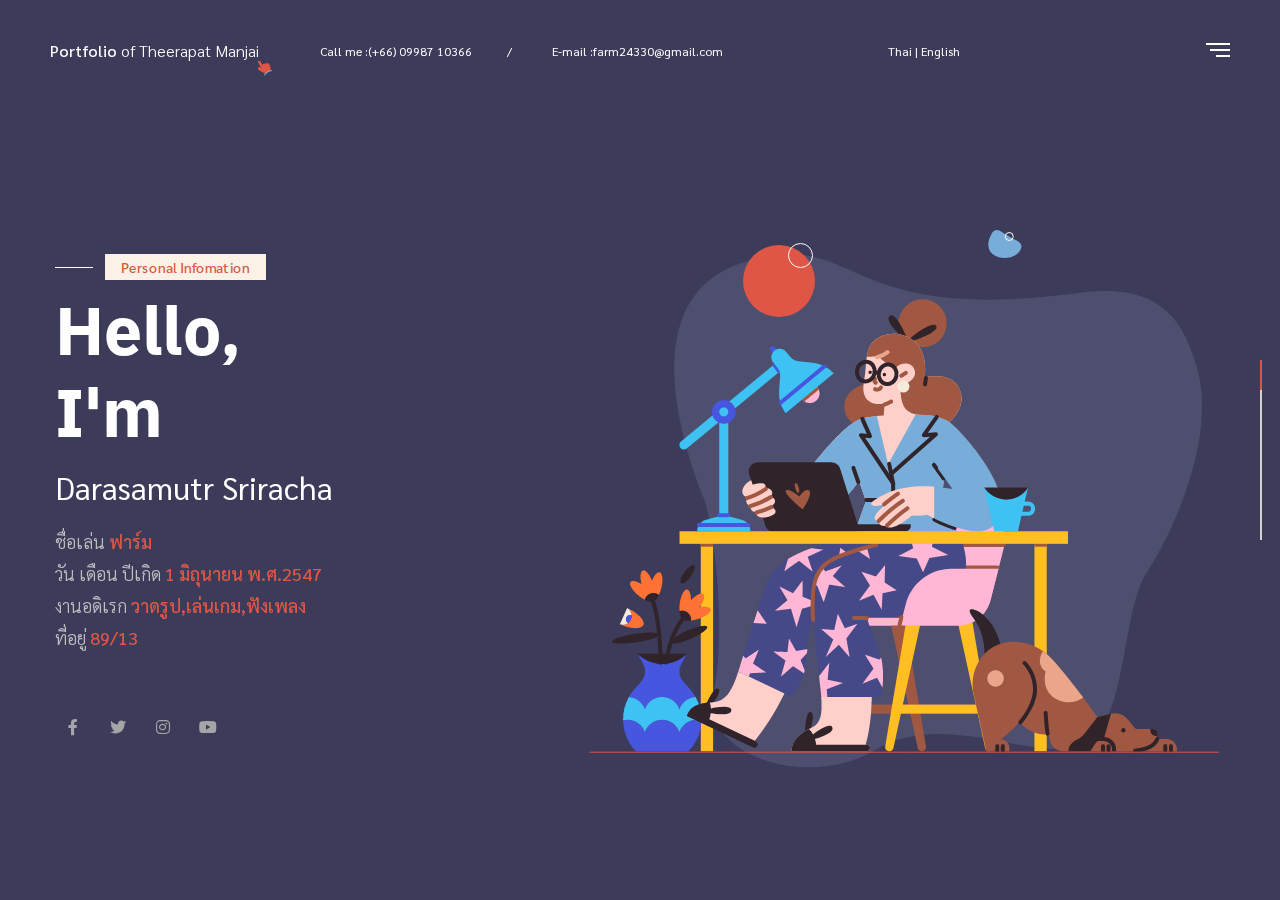
<file: Port Folio/index-en.html>
<!DOCTYPE html>
<html lang="en">

<head>
    <!--====== Required meta tags ======-->
    <meta charset="utf-8" />
    <meta http-equiv="x-ua-compatible" content="ie=edge" />
    <meta name="description" content="พอร์ตโฟลิโอ, Porfolio, เเฟ้มสะสมผลงาน, บันทึกงาน" />
    <meta name="author" content="นายธีรภัทร มั่นใจ, Theerapat Manjai">
    <meta name="viewport" content="width=device-width, initial-scale=1, shrink-to-fit=no" />

    <!--====== Title ======-->
    <title>Portfolio of Theerapat Manjai || Main Menu</title>
    <!--====== Favicon Icon ======-->
    <link rel="shortcut icon" href="assets/images/favicon.png" type="image/x-icon">
    <!--====== Google Fonts ======-->
    <link href="https://fonts.googleapis.com/css2?family=Playfair+Display:wght@700&family=Poppins:wght@300;400;500&display=swap" rel="stylesheet">
    <link href="https://fonts.googleapis.com/css2?family=Sarabun:wght@400;500;600&display=swap" rel="stylesheet">
    <link href="https://fonts.googleapis.com/css2?family=IBM+Plex+Sans+Thai:wght@300;400;500&display=swap" rel="stylesheet">
    <!--====== FontAwesome ======-->
    <link href="assets/css/fontawesome.5.9.0.min.css" rel="stylesheet">
    <!--====== Bootstrap ======-->
    <link href="assets/css/bootstrap-4.5.3.min.css" rel="stylesheet">
    <!--====== Spacing ======-->
    <link href="assets/css/spacing.min.css" rel="stylesheet">
    <!--====== PagePiling ======-->
    <link href="assets/css/jquery.pagepiling.css" rel="stylesheet">
    <!--====== Slick Slider ======-->
    <link href="assets/css/slick.min.css" rel="stylesheet">
    <!--====== Animate CSS ======-->
    <link href="assets/css/animate.min.css" rel="stylesheet">
    <!--====== Main css ======-->
    <link rel="stylesheet" href="assets/css/style.css">
    <!--====== Responsive css ======-->
    <link rel="stylesheet" href="assets/css/responsive.css">
</head>

<body class="body-piling dark-body">
    <div class="wrapper">
       
        <!-- Preloader -->
        <div class="preloader"></div>
        
        <header id="header" class="header">
            <div class="container-fluid">
                <div class="brand">
                    <a href="index.html" class="brand-name"><b>Portfolio</b> of Theerapat Manjai</a>
                </div>
                <!--<div class="lets-chat">
                    <span>Let's Chat</span>
                    <button><i class="fab fa-rocketchat"></i></button>
                </div>-->
                <button class="nav-toggle-btn a-nav-toggle">
                    <span class="hamburger">
                        <span class="top-bun"></span>
                        <span class="meat"></span>
                        <span class="bottom-bun"></span>
                    </span>
                </button>
                <div class="hide-menu a-nav-toggle"></div>
                <div class="menu">
                    <div class="menu-lang">
                            <a href="#" class="menu-lang-item active">TH.</a>
                        <a href="#" class="menu-lang-item">ENG.</a>
                        
                    </div>
                    <div class="menu-main mt-100" id="accordion">
                        <ul id="menuMain">
                            <li data-menuanchor="About" class="active"><a href="#About">About</a></li>
                            <li data-menuanchor="Services"><a href="#Services">Lifestyle</a></li>
                            <li data-menuanchor="Skills"><a href="#Skills">Skilla</a></li>
                            <li data-menuanchor="Resume"><a href="#Resume">Resume</a></li>
                            <li data-menuanchor="Portfolio"><a href="#Portfolio">Portfolio</a></li>
                            <!--<li data-menuanchor="Testimonials"><a href="#Testimonials">Testimonials</a></li>-->
                            <!--<li data-menuanchor="Weapons"><a href="#Weapons">Weapons</a></li>-->
                            <li data-menuanchor="Contact"><a href="#Contact">Contact</a></li>
                        </ul>
                    </div>
                    <div class="menu-ornament"></div>
                </div>
            </div>
        </header>
        <div id="content">
            <div class="a-pagepiling full-page">
                <div class="section pp-scrollable slide slide-about a-slide-typed" data-name="about">
                    <div class="slide-container">
                        <div class="container">
                            <div class="number-email-cv">
                                <ul class="number-email">
                                    <li>Call me :(+66) 09987 10366</li>
                                    <li>E-mail :farm24330@gmail.com</li>
                                </ul>
                                    <li><a href="index.html">Thai</a> | <a href="index-en.html">English</a></l  i>        
                            </div>
                            <div class="row align-items-center">
                                <div class="col-lg-5">
                                    <div class="about-content pt-100 rpt-0 animate-element delay5 fadeInUp">
                                        <span class="sub-title mb-15 animate-element delay3 fadeInUp">Personal Infomation</span>
                                        <h1 class="slide-title animate-element delay5 fadeInUp">Hello,<br> I'm <span class="text-typed a-typed a-typed-about" data-text="Theerapat Manjai"></span></h1>
                                        <h3 class="animate-element delay7 fadeInUp">Darasamutr Sriracha</h3>
                                        <p class="animate-element delay8 fadeInUp">ชื่อเล่น<b> ฟาร์ม </b><br/>
                                            วัน เดือน ปีเกิด <b>1 มิถุนายน พ.ศ.2547</b></br>
                                            งานอดิเรก <b>วาดรูป,เล่นเกม,ฟังเพลง</b></br>
                                            ที่อยู่ <b>89/13</b>
                                        </p>    
                                        <div class="social-style-one mt-55 rmt-35 animate-element delay10 fadeInUp">
                                            <a href="https://www.facebook.com/theerapat.manjai.58/"><i class="fab fa-facebook-f"></i></a>
                                            <a href="https://twitter.com/Blueframe181"><i class="fab fa-twitter"></i></a>
                                            <a href="https://www.instagram.com/blue.frame181/"><i class="fab fa-instagram"></i></a>
                                            <a href="https://www.youtube.com/channel/UCV1nVLNHUUjYt2XnElQNtqw"><i class="fab fa-youtube"></i></a>
                                        </div>
                                    </div>
                                </div>
                                <div class="col-lg-7">
                                    <div class="about-image pt-100 rpt-50 text-lg-right">
                                        <div class="about-inner-images">
                                            <img class="animate-element delay7 fadeInUp" src="assets/images/about/about-dark.png" alt="About">
                                            <img class="shape-one animate-element delay10 bounceIn" src="assets/images/about/shape-one-dark.png" alt="Shape">
                                            <img class="shape-two animate-element delay11 bounceIn" src="assets/images/about/shape-two-dark.png" alt="Shape">
                                        </div>
                                    </div>
                                </div>
                            </div>
                        </div>
                    </div>
                </div>
                <div class="section pp-scrollable slide slide-services slide-light slide-services a-slide-typed" data-name="services">
                    <div class="slide-container">
                        <div class="container">
                            <div class="row align-items-center">
                                <div class="col-lg-7">
                                    <div class="service-image animate-element delay4 fadeInUp">
                                        <span class="sub-title mb-75">ไลท์สไตล์</span>
                                        <div class="service-inner-images">
                                            <img src="assets/images/services/services-dark.png" alt="Service">
                                            <img class="shape-one animate-element delay6 bounceIn" src="assets/images/services/shape-one-dark.png" alt="shape">
                                            <img class="shape-two animate-element delay8 bounceIn" src="assets/images/services/shape-two-dark.png" alt="shape">
                                        </div>
                                    </div>
                                </div>
                                <div class="col-lg-5">
                                    <div class="service-content pt-100 rpt-55 animate-element delay5 fadeInUp">
                                        <div class="section-title mb-25">
                                            <h2 class="slide-title animate-element delay5 fadeInUp">งานอดิเรกเเละสิ่งที่ผมชอบทำ <span class="text-typed a-typed a-typed-services" data-text="ในเวลาว่าง"></span> ของผม</h2>
                                        </div>
                                        <p class="animate-element delay6 fadeInUp">ผมมักชอบที่จะหาไรทำในเวลาว่าง เเละมักเป็นสิ่งที่ผมทำเเล้วรู็สึกผ่อนคลายสบายใจ ส่วนใหญ่ก็เป็นกิจกรรมที่ผม<b>ชื่นชอบ</b></p>
                                        <div class="our-services animate-element delay8 fadeInUp">
                                            <div class="service-item">
                                                <div class="icon">
                                                    <img src="assets/images/services/service-icon1.png" alt="Icon">
                                                </div>
                                                <h4>วาดรูป</h4>
                                            </div>
                                            <div class="service-item">
                                                <div class="icon">
                                                    <img src="assets/images/services/service-icon2.png" alt="Icon">
                                                </div>
                                                <h4>เล่นเกม</h4>
                                            </div>
                                            <div class="service-item">
                                                <div class="icon">
                                                    <img src="assets/images/services/service-icon3.png" alt="Icon">
                                                </div>
                                                <h4>ฟังเพลง</h4>
                                            </div>
                                            <div class="service-item">
                                                <div class="icon">
                                                    <img src="assets/images/services/service-icon4.png" alt="Icon">
                                                </div>
                                                <h4>เล่นกีฬา</h4>
                                            </div>
                                        </div>
                                    </div>
                                </div>
                            </div>
                        </div>
                    </div>
                </div>
                <div class="section pp-scrollable slide slide-skills a-slide-typed" data-name="skills">
                    <div class="slide-container">
                        <div class="container">
                           <div class="row align-items-center">
                                <div class="col-lg-5">
                                    <div class="skill-content animate-element delay5 fadeInUp">
                                        <div class="section-title mb-25">
                                            <span class="sub-title mb-45">ทักษะ,ความสามารถ</span>
                                            <h2 class="slide-title animate-element delay5 fadeInUp">เป็นความสามารถที่มักทำเป็นประจำ เเละเป็นสิ่งที่ผม<span class="text-typed a-typed a-typed-skills" data-text="ชอบ"></span></h2>
                                        </div>
                                        <p class="animate-element delay6 fadeInUp">จะบอกเเค่ความสามารถที่เป็นจุดเด่นเเละเห็นได้ชัดจากตัวผมเเละคนรอบข้าง ซึ่งอาจจะมีบางความสามารถที่ไม่ได้กล่าวถึง<b>ไม่ได้กล่าวถึง</b></p>
                                        <div class="bar-list a-progressbar pt-5 animate-element delay9 fadeInUp">
                                            <div class="bar-item">
                                                <div class="row">
                                                    <div class="col bar-item-title">ออกเเบตัวละคร</div>
                                                    <div class="col-auto text-right bar-item-value">90%</div>
                                                </div>
                                                <div class="progress">
                                                    <div class="progress-bar" role="progressbar" aria-valuenow="90" aria-valuemin="0" aria-valuemax="100"></div>
                                                </div>
                                            </div>
                                            <div class="bar-item">
                                                <div class="row">
                                                    <div class="col bar-item-title">วาดภาพประกอบ</div>
                                                    <div class="col-auto text-right bar-item-value">75%</div>
                                                </div>
                                                <div class="progress">
                                                    <div class="progress-bar" role="progressbar" aria-valuenow="75" aria-valuemin="0" aria-valuemax="100"></div>
                                                </div>
                                            </div>
                                            <div class="bar-item">
                                                <div class="row">
                                                    <div class="col bar-item-title">ตัดต่อวิดีโอ</div>
                                                    <div class="col-auto text-right bar-item-value">70%</div>
                                                </div>
                                                <div class="progress">
                                                    <div class="progress-bar" role="progressbar" aria-valuenow="70" aria-valuemin="0" aria-valuemax="100"></div>
                                                </div>
                                            </div>
                                            <div class="bar-item">
                                                <div class="row">
                                                    <div class="col bar-item-title">เล่นดนตรี</div>
                                                    <div class="col-auto text-right bar-item-value">60%</div>
                                                </div>
                                                <div class="progress">
                                                    <div class="progress-bar" role="progressbar" aria-valuenow="60" aria-valuemin="0" aria-valuemax="100"></div>
                                                </div>
                                            </div>
                                        </div>
                                    </div>
                                </div>
                                <div class="col-lg-7">
                                    <div class="skill-image pt-55 text-lg-right animate-element delay4 fadeInUp">
                                        <div class="skill-images-inner">
                                            <img src="assets/images/skills/skills-dark.png" alt="Skills">
                                            <img class="shape-one animate-element delay6 bounceIn" src="assets/images/skills/shape-one.png" alt="shape">
                                            <img class="shape-two animate-element delay8 bounceIn" src="assets/images/skills/shape-two-dark.png" alt="shape">
                                        </div>
                                    </div>
                                </div>
                            </div>
                        </div>
                    </div>
                </div>
                <div class="section pp-scrollable slide slide-resume slide-light">
                    <div class="slide-container">
                        <div class="container">
                           <div class="row align-items-center">
                                <div class="col-lg-6">
                                    <div class="educations rmb-55">
                                        <div class="section-title mb-45 animate-element delay2 fadeInUp">
                                            <span class="sub-title mb-45">วุฒิการศึกษา</span>
                                            <h2 class="slide-title animate-element delay5 fadeInUp">การศึกษา</h2>
                                        </div>
                                        <div class="edu-experi-wrap">
                                            <div class="edu-experi-item animate-element delay5 fadeInUp">
                                                <span class="years">2010-2014</span>
                                                <div class="vacancy-content">   
                                                    <span class="title">มัธยมศึกษาตอนปลาย</span>
                                                    <h4 class="subject">เเผนการเรีบนศิลป์-คำนวณ</h4>
                                                    <h6 class="institution">โรงเรียนดารสมุทร ศรีราชา จ.ชลบุรี</h6>
                                                    <p>เรียนเกี่ยวกัยภาษาอังกฤษเป็นส่วนใหญ่ทั้ง การอ่าน การพูด การเขียน เเละ5วิชาหลัก เเละบางวิชาเสริม</p>
                                                </div>
                                            </div>
                                            <div class="edu-experi-item animate-element delay8 fadeInUp">
                                                <span class="years">2014-2016</span>
                                                <div class="vacancy-content">
                                                    <span class="title">มัธยมศึกษาตอนต้น</span>
                                                    <h4 class="subject">เเผนการเรีบนศิลป์-คำนวณ</h4>
                                                    <h6 class="institution">โรงเรียนดารสมุทร ศรีราชา จ.ชลบุรี</h6>
                                                    <p>เรียนเกี่ยวกัยภาษาอังกฤษเป็นส่วนใหญ่ทั้ง การอ่าน การพูด การเขียน เเละ5วิชาหลัก เเละบางวิชาเสริม   </p>
                                                </div>
                                            </div>
                                        </div>
                                    </div>
                                </div>
                                <div class="col-lg-6">
                                    <div class="experiecnes">
                                        <div class="section-title mb-45 animate-element delay4 fadeInUp">
                                            <span class="sub-title mb-45">วุฒิการศึกษา</span>
                                            <h2 class="slide-title animate-element delay5 fadeInUp">การศึกษา</h2>
                                        </div>
                                        <div class="edu-experi-wrap">
                                            <div class="edu-experi-item beahance animate-element delay7 fadeInUp">
                                                <span class="years">2016-2018</span>
                                                <div class="vacancy-content">
                                                    <span class="title">ระดับประถมศึกษา</span>
                                                    <h4 class="subject">โรงเรียนดารสมุทร ศรีราชา จ.ชลบุรี</h4>
                                                    <p>เรียนเกี่ยวกับ5วิชาหลับเเละบางวิชาเสริม ร่วมถึงกิจกรรมต่างๆของโรงเรียน<a href="https://www.behance.net"></a>การเข้าค่าย เเละการสอบวัดผลการเรียนหรือการเก็บคะเเนนทั้ง4ครั้ง</p>
                                                </div>
                                            </div>
                                            <div class="edu-experi-item dribbble animate-element delay10 fadeInUp">
                                                <span class="years">2018-2020</span>
                                                <div class="vacancy-content">
                                                    <span class="title">ระดับก่อนประถมศึกษา</span>
                                                    <h4 class="subject">โรงเรียนดารสมุทร ศรีราชา จ.ชลบุรี</h4>
                                                    <p>เรียนเกี่ยวกับ5วิชาหลับเเละบางวิชาเสริม เเละการใช้ชีวิต<a href="https://dribbble.com"></a>มีการร่วมกิจกรรมต่างๆในโรงเรียน วันสำคัญต่างๆ การพูด การอ่าน การเขียน</p>
                                                </div>
                                            </div>
                                        </div>
                                    </div>
                                </div>
                            </div>
                        </div>
                    </div>
                </div>
                <div class="section pp-scrollable slide slide-portfolio a-slide-typed" data-name="portfolio">
                    <div class="slide-container">
                        <div class="container">
                           <div class="row align-items-center justify-content-between mb-25">
                                <div class="col-xl-5 col-lg-6">
                                    <div class="portfolio-content">
                                        <div class="section-title mb-35">
                                            <span class="sub-title mb-45 animate-element delay5 fadeInUp">ผลงาน/เกียรติบัตร</span>
                                            <h2 class="slide-title animate-element delay6 fadeInUp">ผลงานเเละเกียรติบัตร ของนาย <span class="text-typed a-typed a-typed-portfolio" data-text="ธีรภัทร มั่นใจ"></span></h2>
                                        </div>
                                        <p class="animate-element delay7 fadeInUp">เป็นผลงานที่ได้ทำ กิจกรรมที่ได้ร่วมของผม เเละผลงานที่บงบอกความสามารถในด้านต่างๆ <b><a href="#">ของผม</a></b></p>
                                        <!--<a href="blog.html" class="read-more mt-45 rmt-25 animate-element delay8 fadeInUp">Explore More <i class="fas fa-long-arrow-alt-right"></i></a>-->
                                    </div>
                                </div>
                                <!--<div class="col-xl-5 col-lg-6">
                                    <div class="counter-wrap rmb-15 animate-element delay9 fadeInUp">
                                        <div class="success-box">
                                            <span class="count-text lass-than-ten" data-speed="3000" data-stop="7">0</span>
                                            <h6>Years of Experience</h6>
                                        </div>
                                        <div class="success-box">
                                            <span class="count-text plus" data-speed="3000" data-stop="120">0</span>
                                            <h6>Satisfied Clients</h6>
                                        </div>
                                    </div>
                                </div>-->
                            </div>
                            <div class="portfolio-wrap">
                                <div class="portfolio-item animate-element delay11 fadeInUp">
                                    <img src="assets/images/acitivities/portfolio1.png" alt="Portfolio">
                                </div>
                                <div class="portfolio-item animate-element delay13 fadeInUp">
                                    <img src="assets/images/acitivities/portfolio2.png" alt="Portfolio">
                                </div>
                                <div class="portfolio-item">
                                    <img src="assets/images/acitivities/portfolio1.png" alt="Portfolio">
                                </div>
                                <div class="portfolio-item">
                                    <img src="assets/images/acitivities/portfolio2.png" alt="Portfolio">
                                </div>
                            </div>
                        </div>
                    </div>
                </div>
                <!--<div class="section pp-scrollable slide slide-testimonials slide-light a-slide-typed" data-name="testimonials">
                    <div class="slide-container">
                        <div class="container">
                            <div class="row align-items-end">
                                <div class="col-lg-6">
                                    <div class="testimonial-left-image rmb-75 animate-element delay5 fadeInUp">
                                        <img src="assets/images/testimonials/testimonial-dark.png" alt="testimonials">
                                        <img class="shape-one animate-element delay8 bounceIn" src="assets/images/testimonials/shape-one-dark.png" alt="shape">
                                        <img class="shape-two animate-element delay5 zoomInLeft" src="assets/images/testimonials/shape-two.png" alt="shape">
                                    </div>
                                </div>
                                <div class="col-lg-6">
                                    <div class="testimonials-content ml-lg-auto rel">
                                        <div class="section-title mb-35">
                                            <span class="sub-title mb-45 animate-element delay6 fadeInUp">Testimonial</span>
                                            <h2 class="slide-title animate-element delay7 fadeInUp">What my happy <span class="text-typed a-typed a-typed-testimonials" data-text="client"></span> saying their services.</h2>
                                            <p class="animate-element delay7 fadeInUp">As a designer I have been working few years in this sector, and i have complted lot's of project <b><a href="#">see here.</a></b></p>
                                        </div>
                                        <div class="animate-element delay9 fadeInUp">
                                            <p>Really they guy is amazing , he saved my times and properly have completed my requirment with great effort. I appreciate to him for web & app design, he is good at fit.</p>
                                        
                                        </div>
                                        
                                    </div>
                                </div>
                            </div>
                        </div>
                    </div>
                </div>-->
                <!--<div class="section pp-scrollable slide slide-weapons a-slide-typed" data-name="weapons">
                    <div class="slide-container">
                        <div class="container">
                           <div class="row align-items-center">
                                <div class="col-lg-6">
                                    <div class="weapons-content rmb-75 animate-element delay5 fadeInUp">
                                        <div class="section-title mb-35">
                                            <span class="sub-title mb-45">Coputer Skills</span>
                                            <h2 class="slide-title animate-element delay5 fadeInUp">My <span class="text-typed a-typed a-typed-weapons" data-text="favorite tools"></span> which i Used Everyday in my life.</h2>
                                        </div>
                                        <p class="animate-element delay6 fadeInUp">I always loved those software that I use in my work, because I am very good at these, these are the main tools of my design  career those are help me for make sure my Clients satisfication.</p>
                                        <a href="#About" class="read-more mt-15 animate-element delay8 fadeInUp">Lets See My Work Process <i class="fas fa-long-arrow-alt-right"></i></a>
                                    </div>
                                </div>
                                <div class="col-lg-6">
                                    <div class="weapons-images">
                                        <div class="weapons-item one animate-element delay11 bounceIn">
                                            <img src="assets/images/weapons/figma.png" alt="Figma">
                                        </div>
                                        <div class="weapons-item two animate-element delay5 fadeInDown">
                                            <img src="assets/images/weapons/xd.png" alt="XD">
                                        </div>
                                        <div class="weapons-item three animate-element delay6 fadeInUp">
                                            <img src="assets/images/weapons/linkedin.png" alt="linkedin">
                                        </div>
                                        <div class="weapons-item four animate-element delay7 fadeInLeft">
                                            <img src="assets/images/weapons/sketch.png" alt="sketch">
                                        </div>
                                        <div class="weapons-item five animate-element delay8 fadeInRight">
                                            <img src="assets/images/weapons/google.png" alt="google">
                                        </div>
                                        <div class="weapons-item six animate-element delay9 fadeInLeft">
                                            <img src="assets/images/weapons/dribbble.png" alt="dribbble">
                                        </div>
                                        <div class="weapons-item seven animate-element delay10 fadeInUp">
                                            <img src="assets/images/weapons/skype.png" alt="skype">
                                        </div>
                                        <div class="weapons-item eight animate-element delay5 fadeInRight">
                                            <img src="assets/images/weapons/slack.png" alt="slack">
                                        </div>
                                    </div>
                                </div>
                            </div>
                        </div>
                    </div>
                </div>-->
                <div class="section pp-scrollable slide slide-contact slide-light">
                    <div class="slide-container">
                        <div class="container">
                           <!--<div class="contact-wrap mb-185 rmb-95">
                               <div class="row align-items-end">
                                    <div class="col-lg-7">
                                        <div class="contact-content">
                                            <div class="section-title mb-55">
                                               <span class="sub-title mb-55 animate-element delay5 fadeInUp">contact me</span>
                                                <h2 class="slide-title animate-element delay6 fadeInUp">Estimate your project? Let me know here.</h2>
                                            </div>
                                            <form action="#" class="contact-form animate-element delay8 fadeInUp">
                                                <div class="form-group">
                                                    <input type="text" id="name" name="name" class="form-control" placeholder="What's your name?" required>
                                                </div>
                                                <div class="form-group">
                                                    <input type="email" id="email" name="email" class="form-control" placeholder="Your email" required>
                                                </div>
                                                <div class="form-group">
                                                    <textarea name="message" id="message" rows="1" class="form-control" placeholder="Tell me about your project" required></textarea>
                                                </div>
                                                <button type="submit"><i class="fas fa-paper-plane"></i></button>
                                            </form>
                                        </div>
                                    </div>
                                    <div class="col-lg-5">
                                        <div class="contact-image animate-element text-center delay7 fadeInLeft">
                                            <img src="assets/images/contact/contact.png" alt="Contact">
                                        </div>
                                    </div>
                                </div>
                           </div>-->
                           <div class="footer-contact text-center mb-35">
                               <div class="section-title mb-30 animate-element delay8 fadeInUp">
                                   <h2>ช่องทางการติดต่อ</h2>
                               </div>
                               <span class="country list-inline-item animate-element delay9 fadeInUp">ศรีรา,ชลบุรี</span>
                               <h3 class="animate-element delay6 fadeInUp"><a href="mailto:hello_niharik@gmail.com">farm24330@gmail.com</a></h3>
                               <a href="callto:(+778)675-0765" class="number list-inline-item animate-element delay10 fadeInUp">(+66) 0998710366</a>
                               <div class="social-style-two mt-25 animate-element delay11 fadeInUp">
                                    <a href="#"><img src="assets/images/contact/social-dribbble.png" alt="Social"></a>
                                    <a href="#"><img src="assets/images/contact/social-behance.png" alt="Social"></a>
                                    <a href="#"><img src="assets/images/contact/social-instagram.png" alt="Social"></a>
                                </div>
                           </div>
                        </div>
                        <div class="footer-bottom-girl animate-element delay12 zoomIn">
                           <img src="assets/images/contact/footer-bottom-girl.png" alt="footer girl">
                       </div>
                        <div class="footer-bottom-shape">
                            <img src="assets/images/contact/footer-bottom-shape.png" alt="Shape">
                        </div>
                    </div>
                </div>
            </div>
        </div>
        <div class="container-fliuid">
            <div class="progress-nav">
                <ul id="menu">
                    <li data-menuanchor="About" class="active"></li>
                    <li data-menuanchor="Services"></li>
                    <li data-menuanchor="Skills"></li>
                    <li data-menuanchor="Resume"></li>
                    <li data-menuanchor="Portfolio"></li>
                    <!--<li data-menuanchor="Testimonials"></li>-->
                    <!--<li data-menuanchor="Weapons"></li>-->
                    <li data-menuanchor="Contact"></li>
                </ul>
            </div>
        </div>
    </div>
    
    <!--====== Jquery ======-->
    <script src="assets/js/jquery-3.6.0.min.js"></script>
    <!--====== Bootstrap ======-->
    <script src="assets/js/bootstrap.4.5.3.min.js"></script>
    <!--====== PagePiling ======-->
    <script src="assets/js/jquery.pagepiling.min.js"></script>
    <!--====== Jquery Viewport ======-->
    <script src="assets/js/jquery.viewport.js"></script>
    <!--====== SmoothScroll ======-->
    <script src="assets/js/smoothscroll.js"></script>
    <!--====== Popper ======-->
    <script src="assets/js/popper.min.js"></script>
    <!--====== Slick Slider ======-->
    <script src="assets/js/slick.min.js"></script>
    <!--====== Typed ======-->
    <script src="assets/js/typed.min.js"></script>
    <!--====== Main JS ======-->
    <script src="assets/js/script.js"></script>
</body>

</html>
</file>
<file: assets/css/style.css>
@charset "UTF-8";
/*-----------------------------------------------------------------------------------
    Template Name: It's Me - HTML Template
    Template URI: https://webtend.net/demo/html/itsme/
    Author: WebTend
    Author URI:  https://webtend.net/
    Version: 1.0

    Note: This is Main Style CSS File.
-----------------------------------------------------------------------------------
	CSS INDEX
	===================
    01. Default CSS
    02. Common Class
    03. Mian Header
    04. About Section
    05. Services Section
    06. Skills Section
    07. Resume Section
    08. Portfolio Section
    09. Testimonial Section
    10. Weapons Section
    11. Contact Section
    12. Page Banner
    13. Blog Page
    14. Sidebar Widgets
    15. Main Footer
    16. Dark Version
    17. Landing Preview
-----------------------------------------------------------------------------------*/

/****************************************************** */
/******************** 01. Default CSS ***************** */
/****************************************************** */
* {
    margin: 0;
    padding: 0;
    border: none;
    outline: none;
    -webkit-box-shadow: none;
    box-shadow: none;
}

:root {
    scroll-behavior: auto;
    --base-color: #A3A5A7;
    --heading-color: #1D2043;
    --primary-color: #DF5646;
    --light-color: #FAFAFA;
    --base-font: 'Poppins', sans-serif;
    --heading-font: 'Playfair Display', serif;
}

body {
    color: var(--base-color);
    font-size: 16px;
    font-weight: 300;
    line-height: 32px;
    font-family: var(--base-font);
}

a {
    color: var(--base-color);
    cursor: pointer;
    outline: none;
    -webkit-transition: 0.5s;
    transition: 0.5s;
    text-decoration: none;
}

a:focus,
a:visited {
    text-decoration: none;
    outline: none;
}

a:hover {
    text-decoration: none;
    color: var(--primary-color);
}

h1,
h2 {
    font-weight: 700;
    font-family: var(--heading-font);
}

h1,
h2,
h3,
h4,
h5,
h6,
h1 a,
h2 a,
h3 a,
h4 a,
h5 a,
h6 a {
    color: var(--heading-color);
}

::selection {
    background-color: #fcf1e7;
    color: #1f2044;
    text-shadow: none
}

-webkit-::selection {
    background-color: #fcf1e7;
    color: #1f2044;
    text-shadow: none
}

::-moz-selection {
    background-color: #fcf1e7;
    color: #1f2044;
    text-shadow: none
}

::-webkit-scrollbar {
    width: 5px;
    height: 5px
}

::-webkit-scrollbar-thumb {
    cursor: pointer;
    background: #2e2e2e
}

h1 {
    font-size: 68px;
}

h2 {
    font-size: 35px;
    line-height: 1.35;
}

h3 {
    font-size: 25px;
}

h4 {
    font-size: 20px;
    font-weight: 500;
}

h5 {
    font-size: 18px;
}

h6 {
    font-size: 16px;
}

ul,
li {
    list-style: none;
    padding: 0;
    margin: 0;
}

img {
    max-width: 100%;
    display: inline-block;
}

header:after,
section:after,
footer:after {
    display: block;
    clear: both;
    content: "";
}

/****************************************************** */
/****************** 02. Common Class ****************** */
/****************************************************** */
/** Section Title */
.section-title h2 {
    text-transform: capitalize;
}

.sub-title {
    line-height: 1;
    font-size: 14px;
    font-weight: 500;
    padding: 6px 16px;
    margin-left: 50px;
    position: relative;
    background: #FBF1E7;
    display: inline-block;
    text-transform: capitalize;
    color: var(--primary-color);
}

.sub-title:before {
    content: '';
    height: 1px;
    width: 38px;
    left: -50px;
    top: 50%;
    position: absolute;
    background: #707070;
}

.text-typed {
    color: var(--primary-color);
}

/** Button styles */
.theme-btn, a.theme-btn {
    z-index: 1;
    color: white;
    font-size: 14px;
    cursor: pointer;
    font-weight: 500;
    transition: 0.5s;
    position: relative;
    text-align: center;
    padding: 10px 22px;
    border-radius: 15px;
    align-items: center;
    display: inline-flex;
    justify-content: center;
    text-transform: capitalize;
    background: var(--primary-color);
    box-shadow: 0 16px 16px rgba(116, 113, 113, 0.16);
}

.theme-btn:before,
a.theme-btn:before {
    content: '';
    width: 44px;
    z-index: -1;
    left: 5px;
    opacity: 0.2;
    transition: 0.75s;
    background: white;
    position: absolute;
    border-radius: 10px;
    height: calc(100% - 10px);
}

.theme-btn i,
a.theme-btn i {
    font-size: 16px;
    transition: 0.5s;
    margin-left: 40px;
}

.theme-btn:hover:before,
a.theme-btn:hover:before {
    left: calc(100% - 49px);
}

.theme-btn:hover i,
a.theme-btn:hover i {
    margin-left: 45px;
    margin-right: -3px;
}

/* Read More Btn */
.read-more {
    font-weight: 500;
    align-items: center;
    display: inline-flex;
    text-decoration: underline;
    color: var(--primary-color);
}

.read-more i {
    font-size: 13px;
    transition: 0.5s;
    margin-left: 20px;
}

.read-more:hover i {
    margin-left: 25px;
}

/*social link style One */
.social-style-one {
    display: flex;
}

.social-style-one a {
    height: 35px;
    width: 35px;
    line-height: 35px;
    background: white;
    border-radius: 5px;
    text-align: center;
    margin: 0 10px 5px 0;
}

.social-style-one a:last-child {
    margin-right: 0;
}

.social-style-one a:hover {
    box-shadow: 0 3px 6px rgba(149, 149, 149, 0.16);
}

/* List Style one */
.list-style-one li {
    font-weight: 600;
    font-size: 18px;
    display: flex;
}

.list-style-one li:before {
    content: "\f00c";
    font-size: 12px;
    height: 25px;
    width: 25px;
    flex: none;
    line-height: 25px;
    border-radius: 50%;
    text-align: center;
    background: #f3f1fe;
    margin: 5px 12px 0 0;
    color: var(--primary-color);
    font-family: 'Font Awesome 5 Free'
}

.list-style-one li:not(:last-child) {
    margin-bottom: 15px;
}

/*** Preloader style ** */
.preloader {
    position: fixed;
    left: 0;
    top: 0;
    width: 100%;
    height: 100%;
    z-index: 9999999;
    background-color: #FFFFFF;
    background-position: center center;
    background-repeat: no-repeat;
    background-image: url(../images/preloader.gif);
}

@-webkit-keyframes fadeInUp {
    from {
        opacity: 0;
        -webkit-transform: translate3d(0, 100px, 0);
        transform: translate3d(0, 100px, 0)
    }

    to {
        opacity: 1;
        -webkit-transform: translate3d(0, 0, 0);
        transform: translate3d(0, 0, 0)
    }
}

@keyframes fadeInUp {
    from {
        opacity: 0;
        -webkit-transform: translate3d(0, 100px, 0);
        transform: translate3d(0, 100px, 0)
    }

    to {
        opacity: 1;
        -webkit-transform: translate3d(0, 0, 0);
        transform: translate3d(0, 0, 0)
    }
}

@-webkit-keyframes bouncedelay {

    0%,
    80%,
    100% {
        -webkit-transform: scale(0)
    }

    40% {
        -webkit-transform: scale(1)
    }
}

@keyframes bouncedelay {

    0%,
    80%,
    100% {
        -webkit-transform: scale(0);
        transform: scale(0)
    }

    40% {
        transform: scale(1);
        -webkit-transform: scale(1)
    }
}


.wrapper {
    display: flex;
    flex-direction: column;
    min-height: 100%;
}

.wrapper #content {
    flex: 1 0 auto;
    display: flex;
    flex-wrap: wrap;
}

.full-page {
    width: 100%;
    min-height: 100%;
    overflow-x: hidden;
    overflow-y: auto;
}

.section {
    min-height: 100%;
}

#pp-nav {
    display: none;
}

.progress-nav {
    position: fixed;
    width: 2px;
    top: 50%;
    right: 60px;
    z-index: 9;
    transform: translate(0, -50%)
}

.progress-nav ul {
    margin: 0;
    padding: 0;
    list-style: none
}

.progress-nav li {
    width: 2px;
    height: 30px;
    overflow: hidden;
    position: relative;
    background: var(--primary-color);
    transition: background .5s ease-in-out;
}

.progress-nav li:before {
    display: block;
    height: 100%;
    content: "";
    width: 2px;
    left: 0;
    top: 0;
    position: absolute;
    background: var(--primary-color);
}

.progress-nav li.active:before {
    animation: navHeight .5s ease-in-out forwards;
}

@-webkit-keyframes navHeight {
    0% {
        height: 0;
    }

    100% {
        height: 100%;
    }
}

@keyframes navHeight {
    0% {
        height: 0;
    }

    100% {
        height: 100%;
    }
}

.progress-nav li.active,
.progress-nav li.active ~ li {
    background: #D2D2D2;
}

.progress-nav li:before {
    height: 100%;
}

.progress-nav li.active ~ li:before {
    height: 0%;
}

.pp-scrollable {
    background: #fff;
    overflow-x: hidden;
    overflow-y: auto;
}

.slide-container {
    width: 100%;
    display: flex;
    min-height: 100%;
    position: relative;
    padding-top: 100px;
    align-items: center;
    padding-bottom: 100px;
}

.bg-lighter,
.slide-light {
    background-color: var(--light-color);
}

.section:not(.active) .animate-element {
    animation-name: none;
}

.section.active .animate-element {
    animation-duration: .7s;
    animation-fill-mode: both;
}

.section.active .delay1 {
    animation-delay: .1s;
}

.section.active .delay2 {
    animation-delay: .2s;
}

.section.active .delay3 {
    animation-delay: .3s;
}

.section.active .delay4 {
    animation-delay: .4s;
}

.section.active .delay5 {
    animation-delay: .5s;
}

.section.active .delay6 {
    animation-delay: .6s;
}

.section.active .delay7 {
    animation-delay: .7s;
}

.section.active .delay8 {
    animation-delay: .8s;
}

.section.active .delay9 {
    animation-delay: .9s;
}

.section.active .delay10 {
    animation-delay: 1s;
}

.section.active .delay11 {
    animation-delay: 1.1s;
}

.section.active .delay12 {
    animation-delay: 1.2s;
}

.section.active .delay13 {
    animation-delay: 1.3s;
}

.section.active .delay14 {
    animation-delay: 1.4s;
}

.section.active .delay15 {
    animation-delay: 1.5s;
}

.section.active .delay16 {
    animation-delay: 1.6s;
}

/****************************************************** */
/******************** 03. Mian Header ***************** */
.header .container-fluid {
    display: flex;
    flex-wrap: nowrap;
    justify-content: space-between;
}

.body-piling .brand {
    position: fixed;
    z-index: 500;
    left: 50px;
    top: 35px;
}

.brand-name {
    color: var(--heading-color);
}

.brand-name:after {
    content: '';
    width: 23px;
    height: 23px;
    display: inline-block;
    margin: 0 0 -22px -5px;
    background: url(../images/brand-icon.png);
}

.brand-name b {
    font-weight: 500;
}

.lets-chat {
    position: fixed;
    top: 35px;
    z-index: 99;
    right: 130px;
    display: flex;
    align-items: center;
}

.lets-chat span {
    font-size: 12px;
    color: var(--heading-color);
}

.lets-chat button {
    height: 34px;
    width: 34px;
    background: white;
    margin-left: 20px;
    border-radius: 3px;
    box-shadow: 0 3px 6px rgba(116, 116, 116, 0.16);
}

/*Nav Toggle Btn*/
.nav-toggle-btn {
    margin: 0;
    padding: 0;
    top: 38px;
    right: 50px;
    border: none;
    z-index: 995;
    position: fixed;
    background-color: transparent;
}

.hamburger {
    display: flex;
    align-self: center;
    flex-direction: column;
    justify-content: space-between;
    width: 24px;
    height: 24px;
    cursor: pointer;
    padding-top: 5px;
    padding-bottom: 5px
}

.hamburger span {
    align-self: flex-end;
    height: 2px;
    width: 100%;
    background: #3e4651;
    transition: all 400ms ease-in-out
}

.hamburger .meat {
    width: 83.33333333%;
    transition: all 200ms ease-in-out
}

.hamburger .bottom-bun {
    width: 58.33333333%;
    transition: all 400ms ease-in-out
}

.hamburger:hover span {
    width: 100%
}

html:not(.body-menu-opened) .hamburger:hover .top-bun {
    -webkit-animation: burger-hover 1s infinite ease-in-out alternate forwards 200ms;
    animation: burger-hover 1s infinite ease-in-out alternate forwards 200ms
}

html:not(.body-menu-opened) .hamburger:hover .meat {
    -webkit-animation: burger-hover 1s infinite ease-in-out alternate forwards 400ms;
    animation: burger-hover 1s infinite ease-in-out alternate forwards 400ms
}

html:not(.body-menu-opened) .hamburger:hover .bottom-bun {
    -webkit-animation: burger-hover 1s infinite ease-in-out alternate forwards 600ms;
    animation: burger-hover 1s infinite ease-in-out alternate forwards 600ms
}

@-webkit-keyframes burger-hover {
    0% {
        width: 100%
    }

    50% {
        width: 50%
    }

    100% {
        width: 100%
    }
}

@keyframes burger-hover {
    0% {
        width: 100%
    }

    50% {
        width: 50%
    }

    100% {
        width: 100%
    }
}

.body-menu-opened .hamburger .top-bun {
    transform: rotate(-45deg) translate(-4.5px, 4px);
    width: 100%
}

.body-menu-opened .hamburger .bottom-bun {
    transform: rotate(45deg) translate(-4.5px, -4px);
    width: 100%
}

.body-menu-opened .hamburger .meat {
    width: 0
}

.menu {
    position: fixed;
    top: 0;
    right: 0;
    bottom: 0;
    z-index: 990;
    width: 100%;
    padding: 65px;
    display: flex;
    max-width: 100%;
    background: #fff;
    flex-direction: column;
    transition: transform .4s ease-in-out;
    -webkit-transform: translateX(100%);
    transform: translateX(100%)
}

.body-menu-opened .menu {
    -webkit-transform: translateX(0%);
    transform: translateX(0%)
}

.hide-menu {
    position: fixed;
    left: 0;
    right: 0;
    top: 0;
    bottom: 0%;
    z-index: 980;
    display: none;
    background: rgba(0, 0, 0, .65);
}

.menu {
    width: 400px;
    max-width: 100%;
}

.menu .menu-lang,
.menu .menu-main {
    opacity: 0;
    transform: translateY(3rem);
    transition: all .5s ease-in-out;
}

.menu .menu-lang {
    transition-delay: .2s;
}

.menu .menu-main {
    transition-delay: .4s;
}

.body-menu-opened .menu .menu-lang,
.body-menu-opened .menu .menu-main {
    opacity: 1;
    transform: translateY(0);
}

.menu-lang {
    font-size: .875rem;
    text-transform: uppercase;
    font-weight: 600
}

.menu-lang-item {
    display: inline-block;
    margin-right: 1.5rem;
    color: #a3a4a8;
    text-decoration: none;
}

.menu-lang-item.active,
.menu-lang-item:hover {
    color: #1f2044;
    text-decoration: none;
}

.menu-main {
    height: 100%;
    overflow-x: hidden;
    overflow-y: auto;
    font-size: 18px;
    font-weight: 700;
}

.menu-main > ul {
    margin: 0;
    padding: 0;
    list-style: none;
}

.menu-main > ul > li {
    margin-bottom: 1.1875rem;
    padding-left: 2px;
}

.menu-main a,
.menu-main a:hover {
    color: #1f2044;
    text-decoration: none;
}

.menu-main .active a,
.menu-main a:hover {
    background-color: #fcf1e7;
    box-shadow: #fcf1e7 0 0 0 2px;
}

.menu-main a:after {
    content: ".";
    opacity: 0;
    display: inline-block;
    transform: translate(2rem, 0);
    transition: all .3s ease-in-out;
}

.menu-main .active a:after {
    transform: translate(0, 0);
    opacity: 1;
}

.menu-ornament {
    position: absolute;
    left: 0;
    right: 0;
    bottom: 0;
    height: .375rem;
    background: var(--primary-color);
}

.menu-ornament:before,
.menu-ornament:after {
    content: "";
    display: block;
    position: absolute;
    top: 0;
    width: 33.33333333%;
    height: 100%;
}

.menu-ornament:before {
    background: var(--heading-color);
    left: 0;
}

.menu-ornament:after {
    background: #0055FF;
    right: 0;
}

/****************************************************** */
/******************* 04. About Section **************** */
/****************************************************** */
.number-email-cv {
    position: absolute;
    top: 35px;
    left: 50%;
    width: 50%;
    display: flex;
    font-size: 12px;
    font-weight: 400;
    align-items: center;
    transform: translate(-50%);
    color: var(--heading-color);
    justify-content: space-between;
}

.number-email-cv a:not(:hover) {
    color: var(--heading-color);
}

.number-email {
    display: flex;
}

.number-email li {
    padding-right: 40px;
    margin-right: 40px;
    position: relative;
}

.number-email li:after {
    position: absolute;
    content: '/';
    right: 0;
}

.number-email li:last-child {
    padding-right: 0;
}

.number-email li:last-child:after {
    content: '';
}

.number-email li.number-email li {
    line-height: 1.75;
    border-bottom: 1px solid var(--primary-color);
}

.download-cv i {
    margin-left: 5px;
}

.about-content h3 {
    font-size: 31px;
    margin-top: 10px;
    font-weight: 400;
    margin-bottom: 20px;
}

.about-content p {
    font-size: 18px;
    max-width: 500px;
}

p b {
    font-weight: 500;
    color: var(--heading-color);
}

b a:not(:hover) {
    color: var(--heading-color);
}

.about-inner-images {
    position: relative;
}

.about-inner-images .shape-one {
    position: absolute;
    top: 15px;
    left: 28%;
    max-width: 15%;
}

.about-inner-images .shape-two {
    position: absolute;
    top: 0;
    right: 30%;
    max-width: 10%;
}

/****************************************************** */
/***************** 05. Services Section *************** */
/****************************************************** */
.service-inner-images {
    position: relative;
    max-width: 600px;
}

.service-inner-images .shape-one {
    position: absolute;
    left: 0;
    top: 12%;
}

.service-inner-images .shape-two {
    position: absolute;
    top: 0;
    right: 20%;
    max-width: 20%;
}

.service-content {
    max-width: 450px;
    margin-left: auto;
}

.our-services {
    display: flex;
    flex-wrap: wrap;
    justify-content: space-between;
}

.service-item {
    width: 45%;
    display: flex;
    margin-top: 40px;
    align-items: center;
}

.service-item .icon {
    height: 44px;
    width: 44px;
    flex: none;
    transition: 0.5s;
    line-height: 44px;
    border-radius: 50%;
    text-align: center;
    margin-right: 15px;
    background: #78ADD9;
}

.service-item h4 {
    margin: 0;
    transition: 0.5s;
    padding: 7px 0 6px;
    border-bottom: 2px solid transparent;
}

.service-item:hover .icon {
    background: var(--primary-color);
}

.service-item:hover h4 {
    border-color: var(--primary-color);
}

/****************************************************** */
/****************** 06. Skills Section **************** */
/****************************************************** */
.skill-content {
    max-width: 450px;
}

.bar-list {
    max-width: 330px;
}

.bar-item {
    margin-top: 18px;
}

.bar-item-title {
    font-size: 14px;
    font-weight: 500;
    padding-left: 20px;
    color: var(--heading-color);
}

.bar-item-value {
    font-size: 10px;
    padding-top: 2px;
    color: var(--heading-color);
}

.progress {
    height: 8px;
    border-radius: 5px;
}

.progress-bar {
    background-color: #75a9d6;
}

.progress-bar {
    width: 0;
    position: relative;
    transition: width 1s ease-in-out;
    transition-delay: 1.5s;
}

.skill-images-inner {
    position: relative;
    display: inline-block;
}

.skill-images-inner .shape-one {
    position: absolute;
    top: 10px;
    left: 10%;
    max-width: 20%;
}

.skill-images-inner .shape-two {
    position: absolute;
    top: 5%;
    right: 15%;
    max-width: 20%;
}

/****************************************************** */
/****************** 07. Resume Section **************** */
/****************************************************** */
.edu-experi-wrap {
    max-width: 485px;
}

.edu-experi-item {
    display: flex;
}

.edu-experi-item .years {
    width: 90px;
    flex: none;
    color: var(--heading-color);
}

.vacancy-content {
    position: relative;
    padding-left: 20px;
}

.edu-experi-item:not(:last-child) .vacancy-content {
    padding-bottom: 44px;
}

.vacancy-content:before {
    content: '';
    height: 100%;
    width: 1px;
    left: 0;
    top: -10px;
    position: absolute;
    background: #E8E8E8;
}

.vacancy-content:after {
    position: absolute;
    content: '';
    height: 5px;
    width: 5px;
    left: -2px;
    top: 12px;
    transform: rotate(45deg);
    background: var(--primary-color);
}

.vacancy-content .title {
    font-weight: 400;
    margin-bottom: 5px;
    display: inline-block;
    color: var(--primary-color);
}

.vacancy-content .subject {
    margin-bottom: 15px;
}

.vacancy-content .institution {
    color: #78ADD9;
    font-weight: 400;
    margin-bottom: 20px;
}

.vacancy-content p {
    margin-bottom: 0;
}

.beahance p a,
.beahance .title {
    color: #0055FF;
}

.dribbble p a,
.dribbble .title {
    color: #D534A5;
}

/****************************************************** */
/**************** 08. Portfolio Section *************** */
/****************************************************** */
.counter-wrap {
    display: flex;
    flex-wrap: wrap;
}

.success-box {
    display: flex;
    margin-top: 50px;
    max-width: 200px;
}

.count-text {
    line-height: 1;
    font-size: 48px;
    font-weight: 400;
    margin-right: 15px;
    color: var(--primary-color);
}

.count-text.lass-than-ten:before {
    content: '0';
}

.count-text.plus:after {
    content: '+';
}

.success-box h6 {
    margin-bottom: 0;
    line-height: 23px;
}

.success-box:not(:last-child) {
    margin-right: 50px;
    padding-right: 50px;
    border-right: 1px solid #B7B7B7;
}

/* Protfolio */
.portfolio-wrap {
    margin: 0 -30px;
}

.portfolio-item {
    padding: 30px;
}

.portfolio-item img {
    width: 100%;
    border-radius: 15px;
    box-shadow: 0 15px 25px rgb(155 155 155 / 16%);
}

.slick-dots {
    display: flex;
    margin: 15px 0 -7px;
    justify-content: center;
}

.slick-dots li {
    height: 9px;
    width: 9px;
    margin: 7px;
    cursor: pointer;
    overflow: hidden;
    transition: 0.5s;
    border-radius: 50%;
    background: #D9D9D9;
}

.slick-dots li button {
    text-indent: 100px;
    background: transparent;
}

.slick-dots li:before {
    content: '';
    height: 15px;
    width: 15px;
    opacity: 0;
    margin-top: -3px;
    margin-left: -3px;
    position: absolute;
    border-radius: 50%;
    border: 1px solid #D8D8D8;
}

.slick-dots li.slick-active {
    background: var(--primary-color);
}

.slick-dots li.slick-active:before {
    opacity: 1;
}

/****************************************************** */
/*************** 09. Testimonial Section ************** */
/****************************************************** */
.testimonial-left-image {
    position: relative;
}

.testimonial-left-image .shape-one {
    position: absolute;
    left: -15px;
    top: 15%;
    max-width: 15%;
}

.testimonial-left-image .shape-two {
    position: absolute;
    top: 0;
    right: 0;
    max-width: 30%
}

.section.active .testimonial-left-image .shape-two {
    animation-duration: 1.5s;
}

.testimonials-content {
    max-width: 500px;
    position: relative;
}

.author-details {
    display: flex;
    margin-top: 55px;
    align-items: center;
}

.author-details > img {
    height: 70px;
    width: 70px;
    flex: none;
    border-radius: 50%;
    margin-right: 25px;
}

.author-details h5 {
    margin-bottom: 3px;
}

.author-details .designation span {
    color: var(--primary-color);
}

.testimonials-wrap .slick-dots {
    justify-content: start;
    margin-top: 35px;
}

.testimonial-icon {
    position: absolute;
    height: 105px;
    width: 105px;
    bottom: 80px;
    right: 0;
    color: white;
    font-size: 50px;
    line-height: 105px;
    text-align: center;
    border-radius: 30px;
    background: var(--primary-color);
    box-shadow: 0 16px 26px rgba(187, 17, 17, 0.16);
}

.testimonial-icon i {
    transform: rotate(90deg);
}

/****************************************************** */
/***************** 10. Weapons Section **************** */
/****************************************************** */
.weapons-content {
    max-width: 515px;
}

.weapons-content .read-more {
    font-size: 18px;
}

.weapons-content .read-more:not(:hover) {
    color: var(--heading-color);
}

.weapons-images {
    max-width: 535px;
    margin-left: auto;
    position: relative;
    padding-bottom: 82%;
}

.weapons-item {
    background: white;
    position: absolute;
    border-radius: 15px;
    box-shadow: 0 18px 29px 20px rgb(183 189 212 / 16%);
}

.weapons-item.one {
    left: 28%;
    top: 28%;
    width: 36%;
    padding-bottom: 36%;
}

.weapons-item img {
    position: absolute;
    left: 50%;
    top: 50%;
    max-height: 66%;
    transform: translate(-50%, -50%);
}

.weapons-item.two {
    left: 5%;
    top: 8%;
    width: 18%;
    padding-bottom: 18%;
}

.weapons-item.three {
    top: 0;
    left: 48%;
    width: 14.5%;
    padding-bottom: 14.5%;
}

.weapons-item.four {
    top: 5%;
    right: 0;
    width: 28.5%;
    padding-bottom: 28.5%;
}

.weapons-item.five {
    left: 2%;
    top: 46%;
    width: 20.2%;
    padding-bottom: 19.5%;
}

.weapons-item.six {
    left: 0;
    width: 15%;
    bottom: 5%;
    padding-bottom: 14.5%;
}

.weapons-item.seven {
    bottom: 0;
    left: 25%;
    width: 18%;
    padding-bottom: 18%;
}

.weapons-item.eight {
    width: 22%;
    bottom: 8%;
    right: 10%;
    padding-bottom: 22%;
}

/****************************************************** */
/***************** 11. Contact Section **************** */
/****************************************************** */
.contact-wrap {
    border-radius: 25px;
    box-shadow: 0 25px 18px rgb(183 189 212 / 16%);
}

.contact-content {
    padding: 0 60px 80px;
}

.contact-content .section-title {
    max-width: 400px;
}

.contact-form {
    position: relative;
}

.form-group {
    margin: 45px 0 0;
}

.form-control {
    border: none;
    resize: none;
    font-size: 18px;
    font-weight: 300;
    border-radius: 0;
    padding: 0 0 15px;
    background: transparent;
    border-bottom: 1px solid rgba(112, 112, 112, 0.15);
}

.form-control:focus {
    box-shadow: none;
    background: transparent;
    border-color: var(--primary-color);
}

.contact-form button {
    position: absolute;
    right: 0;
    bottom: 6px;
    font-size: 20px;
    background: transparent;
    color: var(--primary-color);
}

button:focus {
    outline: none;
}


@-webkit-keyframes fadeInLeft {
    0% {
        opacity: 0;
        -webkit-transform: translate3d(-100px, 0, 0);
        transform: translate3d(-100px, 0, 0);
    }
    to {
        opacity: 1;
        -webkit-transform: translateZ(0);
        transform: translateZ(0);
    }
}
@keyframes fadeInLeft {
    0% {
        opacity: 0;
        -webkit-transform: translate3d(-100px, 0, 0);
        transform: translate3d(-100px, 0, 0);
    }
    to {
        opacity: 1;
        -webkit-transform: translateZ(0);
        transform: translateZ(0);
    }
}


@-webkit-keyframes fadeInRight {
    0% {
        opacity: 0;
        -webkit-transform: translate3d(100px, 0, 0);
        transform: translate3d(100px, 0, 0);
    }
    to {
        opacity: 1;
        -webkit-transform: translateZ(0);
        transform: translateZ(0);
    }
}
@keyframes fadeInRight {
    0% {
        opacity: 0;
        -webkit-transform: translate3d(100px, 0, 0);
        transform: translate3d(100px, 0, 0);
    }
    to {
        opacity: 1;
        -webkit-transform: translateZ(0);
        transform: translateZ(0);
    }
}

/****************************************************** */
/******************* 12. Page Banner ****************** */
/****************************************************** */
.breadcrumb {
    margin: 0;
    padding: 0;
    font-size: 18px;
    font-weight: 500;
    background: transparent;
}

.page-title {
    font-size: 45px;
    margin-bottom: 15px;
}

.breadcrumb-item.active {
    color: var(--primary-color);
}

/****************************************************** */
/******************** 13. Blog Page ******************* */
/****************************************************** */
.page-inner-content {
    width: 100%;
}

.blog-item:not(:last-child) {
    margin-bottom: 50px;
}

.blog-item img {
    width: 100%;
    margin-bottom: 30px;
}

.blog-meta {
    display: flex;
    margin-bottom: 15px;
}

.blog-meta li {
    display: flex;
    font-weight: 500;
    align-items: center;
    position: relative;
}

.blog-meta li:not(:last-child) {
    margin-right: 25px;
    padding-right: 25px;
}

.blog-meta li:not(:last-child):after {
    content: '';
    height: 5px;
    width: 5px;
    right: 0;
    border-radius: 50%;
    position: absolute;
    background: var(--primary-color);
}

.blog-meta li i {
    margin-right: 10px;
}

.blog-item h3 {
    line-height: 1.4;
    margin-bottom: 15px;
}

.blog-item .read-more {
    text-transform: capitalize;
}

blockquote {
    margin: 25px 0;
    font-size: 18px;
    padding: 30px 50px;
    background: var(--light-color);
    border-left: 5px solid var(--primary-color);
}

blockquote .name {
    margin: 20px 0 0;
}

blockquote .designation {
    font-size: 14px;
}

.blog-footer b {
    font-weight: 500;
    margin: 2px 15px 2px 0;
    color: var(--heading-color);
}

.blog-footer .social-style-one a {
    background: var(--light-color);
}

/* Comments */
.comment-item {
    display: flex;
    margin-bottom: 35px;
}

.comment-item.child-comment {
    margin-left: 80px;
}

.author-image {
    flex: none;
    max-width: 100px;
    margin-right: 30px;
    margin-bottom: 15px;
}

.author-image img {
    width: 100px;
    height: 100px;
    border-radius: 50%;
}

.comment-details .name-date {
    flex-wrap: wrap;
    display: flex;
    align-items: center;
}

.comment-details .name-date h5 {
    margin-right: 15px;
}

.comment-details .name-date .date {
    margin-bottom: 5px;
}

.comment-details p {
    margin-bottom: 5px;
}

.comment-details .reply {
    display: flex;
    font-weight: 600;
    align-items: center;
    font-family: var(--heading-font);
}

.comment-details .reply i {
    margin: 5px 0 0 5px;
}


/****************************************************** */
/***************** 14. Sidebar Widgets **************** */
/****************************************************** */
.sidebar {
    max-width: 335px;
}

.widget:not(:last-child) {
    margin-bottom: 50px;
}

.widget-title {
    position: relative;
    margin-bottom: 33px;
    padding-bottom: 20px;
}

.widget-title:after {
    position: absolute;
    content: '';
    height: 2px;
    width: 60px;
    left: 0;
    bottom: 0;
    background: var(--primary-color);
}

/* Search Weidet */
.search-widget form {
    position: relative;
    border: 1px solid rgba(112, 112, 112, 0.15);
}

.search-widget form button {
    position: absolute;
    right: 0;
    top: 0;
    width: 60px;
    height: 100%;
    line-height: 1;
    font-size: 18px;
    background: transparent;
    color: var(--primary-color);
}

.search-widget form input {
    padding: 18px 30px;
    border-radius: 5px;
    font-size: 18px;
}

/* Category Weidet */
.category-widget li {
    display: flex;
    font-weight: 500;
}

.category-widget li:not(:last-child) {
    margin-bottom: 10px;
}

.category-widget li:before {
    content: "\f105";
    font-weight: 600;
    margin-right: 10px;
    font-family: "Font Awesome 5 Free";
}

.category-widget li a:not(:hover) {
    color: var(--heading-color);
}

.category-widget li span {
    margin-left: auto;
}

/* News Weidet */
.news-widget-item {
    display: flex;
    align-items: center;
}

.news-widget-item:not(:last-child) {
    margin-bottom: 25px;
}

.news-widget-item img {
    margin-right: 25px;
}

.news-widget-item h6 {
    line-height: 1.5;
    margin-bottom: 5px;
}

.news-widget-item .date i {
    margin-right: 5px;
}

/* Tag Widget Weidet */
.tag-clouds {
    display: flex;
    flex-wrap: wrap;
}

.tag-clouds a {
    line-height: 1;
    font-weight: 500;
    padding: 12px 15px;
    border-radius: 5px;
    background: #f2f2f2;
    margin: 0 10px 10px 0;
    color: var(--heading-color);
}

.tag-clouds a:hover {
    color: white;
    background: var(--primary-color);
}


/****************************************************** */
/******************* 15. Main Footer ****************** */
/****************************************************** */
.footer-contact {
    z-index: 2;
    position: relative;
}

.footer-contact h3 {
    font-size: 23px;
}

.social-style-two a {
    height: 60px;
    width: 60px;
    margin: 8px;
    background: white;
    text-align: center;
    line-height: 60px;
    border-radius: 50%;
    display: inline-block;
    box-shadow: 0 3px 6px rgb(149 149 149 / 16%);
}

.footer-bottom-shape {
    position: absolute;
    left: 50%;
    bottom: 0;
    width: 1400px;
    display: flex;
    max-width: 100%;
    justify-content: center;
    transform: translate(-50%);
}

.footer-bottom-girl {
    position: absolute;
    left: 25%;
    z-index: 1;
    bottom: 5px;
    max-width: 30%;
}

/****************************************************** */
/****************** 16. Dark Version ****************** */
/****************************************************** */
.dark-body {
    --light-color: #32324C;
}

.dark-body .pp-scrollable:not(.slide-light) {
    background: #3C3B5A;
}

.dark-body h1,
.dark-body h2,
.dark-body h3,
.dark-body h4,
.dark-body h5,
.dark-body h6,
.dark-body h1 a:not(:hover),
.dark-body h2 a:not(:hover),
.dark-body h3 a:not(:hover),
.dark-body h4 a:not(:hover),
.dark-body h5 a:not(:hover),
.dark-body h6 a:not(:hover),
.dark-body .lets-chat span,
.dark-body .bar-item-title,
.dark-body .bar-item-value,
.dark-body .number-email-cv,
.dark-body .edu-experi-item .years,
.dark-body .brand-name:not(:hover),
.dark-body .author-details .designation,
.dark-body .number-email-cv a:not(:hover),
.dark-body .footer-contact .number:not(:hover),
.dark-body .weapons-content .read-more:not(:hover) {
    color: white;
}

.dark-body p {
    color: #BEBFBF;
}

.dark-body p b,
.dark-body b a {
    color: var(--primary-color);
}

.dark-body .sub-title:before,
:not(.body-menu-opened) .dark-body .hamburger span {
    background: white;
}

.dark-body .social-style-one a:not(:hover) {
    background: transparent;
}

.dark-body .form-control {
    color: #A3A5A7;
}

.dark-body .form-control:not(:focus) {
    border-color: rgba(112, 112, 112, 0.31);
}

.dark-body .weapons-item {
    box-shadow: 0 18px 29px 20px rgb(0 0 0 / 16%);
}

.dark-body .contact-wrap {
    box-shadow: 0 25px 18px rgb(0 0 0 / 16%);
}

/****************************************************** */
/***************** 17. Landing Preview **************** */
/****************************************************** */
.landing-review-content h1 {
    font-size: 55px;
}

.landing-preview-item {
    margin-top: 30px;
}

.landing-preview-item .image {
    height: 500px;
    display: flex;
    transition: 1.5s;
    position: relative;
    align-items: center;
    background-size: 100%;
    justify-content: center;
    border: 10px solid var(--light-color);
    box-shadow: 20px 0 60px rgb(14 27 56 / 15%);
}

.landing-preview-item h4 {
    text-transform: uppercase;
    font-weight: 700;
    margin-top: 30px;
    margin-bottom: 0;
}

.landing-preview-item .image:before {
    content: '';
    width: 100%;
    opacity: 0;
    height: 100%;
    transition: 0.5s;
    position: absolute;
    background: var(--heading-color);
}

.landing-preview-item .theme-btn {
    opacity: 0;
}

.landing-preview-item .image:hover {
    background-position: bottom;
}

.landing-preview-item .image:hover:before {
    opacity: 0.65;
}

.landing-preview-item .image:hover .theme-btn {
    opacity: 1;
}
</file>
<file: assets/css/responsive.css>
@media only screen and (max-width: 1400px) {
    .progress-nav {
        right: 18px;
    }
    .footer-bottom-girl {
        left: 5%;
    }
    
}

@media only screen and (min-width: 1200px) {
    .container {
        max-width: 1270px;
        padding-left: 50px;
        padding-right: 50px;
    }
    .container-fluid {
        max-width: 1370px;
        padding-left: 25px;
        padding-right: 25px;
    }
    .testimonial-left-image {
        margin-right: -100px;
    }
    .testimonials-content {
        padding-bottom: 40px;
    }
    .sidebar {
        margin-left: auto;
    }
    
}

@media only screen and (max-width: 1199px) {
    .number-email-cv {
        display: none;
    }
    .about-content h1 {
        font-size: 55px;
    }
    .testimonial-icon {
        bottom: 40px;
    }
    
}


@media only screen and (max-width: 991px) {
    .body-piling .brand {
        left: 25px;
        top: 25px;
    }
    .nav-toggle-btn {
        right: 25px;
        top: 25px;
    }
    .lets-chat {
        right: 85px;
        top: 25px;
    }
    .weapons-images,
    .service-content {
        margin-left: 0;
    }
    .slide-container {
        padding-top: 185px;
        padding-right: 15px;
    }
    .header {
        position: fixed;
        height: 85px;
        width: 100%;
        z-index: 10;
        left: 0;
        top: 0;
        background: var(--light-color);
        box-shadow: 0px 0px 30px 0px rgb(0 0 0 / 10%);
    }

    
}

@media only screen and (max-width: 767px) {
    .container,
    .container-fluid {
        padding-left: 20px;
        padding-right: 20px;
    }
    .about-content h1,
    .landing-review-content h1 {
        font-size: 45px;
    }
    .landing-preview-item .image {
        height: 400px;
    }
    
}

@media only screen and (max-width: 575px) {
    .serction-title h2 {
        font-size: 30px;
    }
    .about-content h3 {
        font-size: 25px;
    }
    .blog-meta {
        flex-wrap: wrap;
    }
    .blog-meta li:not(:last-child) {
        padding-right: 0;
    }
    .blog-meta li:not(:last-child):after {
        display: none;
    }
    .page-title,
    .about-content h1,
    .landing-review-content h1 {
        font-size: 40px;
    }
    blockquote {
        padding-left: 25px;
        padding-right: 25px;
    }
    .comment-item.child-comment {
        margin-left: 25px;
    }
    
}

@media only screen and (max-width: 480px) {
    .service-item {
        width: 100%;
    }
    .comment-item,
    .counter-wrap {
        display: block;
    }
    .success-box:not(:last-child) {
        border-right: none;
        padding-right: 0;
        margin-right: 0;
    }
    .testimonial-icon {
        height: 55px;
        width: 55px;
        bottom: 110px;
        font-size: 25px;
        line-height: 55px;
        border-radius: 10px;
    }
    .contact-content {
        padding-left: 25px;
        padding-right: 25px;
    }
    .contact-form textarea {
        height: 150px;
    }
    .blog-item h3,
    .footer-contact h3 {
        font-size: 20px;
    }
    .section-title h2 {
        font-size: 30px;
    }
    
}

@media only screen and (max-width: 400px) {
    .edu-experi-item .years {
        width: 55px;
    }
    .page-title {
        font-size: 35px;
    }
    
}

@media only screen and (max-width: 375px) {
    .lets-chat {
        right: 66px;
    }
    .section-title h2 {
        font-size: 28px;
    }
    .about-content h3 {
        font-size: 20px;
    }
    blockquote p,
    .about-content p {
        font-size: 16px;
    }
    .blog-item h3 {
        font-size: 18px;
    }
    .landing-preview-item .image {
        height: 300px;
    }
    
}
</file>
<file: Port Folio/assets/css/style.css>
@charset "UTF-8";
/*-----------------------------------------------------------------------------------
    Template Name: It's Me - HTML Template
    Template URI: https://webtend.net/demo/html/itsme/
    Author: WebTend
    Author URI:  https://webtend.net/
    Version: 1.0

    Note: This is Main Style CSS File.
-----------------------------------------------------------------------------------
	CSS INDEX
	===================
    01. Default CSS
    02. Common Class
    03. Mian Header
    04. About Section
    05. Services Section
    06. Skills Section
    07. Resume Section
    08. Portfolio Section
    09. Testimonial Section
    10. Weapons Section
    11. Contact Section
    12. Page Banner
    13. Blog Page
    14. Sidebar Widgets
    15. Main Footer
    16. Dark Version
    17. Landing Preview
-----------------------------------------------------------------------------------*/

/****************************************************** */
/******************** 01. Default CSS ***************** */
/****************************************************** */
* {
    margin: 0;
    padding: 0;
    border: none;
    outline: none;
    -webkit-box-shadow: none;
    box-shadow: none;
}

:root {
    scroll-behavior: auto;
    --base-color: #A3A5A7;
    --heading-color: #1D2043;
    --primary-color: #DF5646;
    --light-color: #FAFAFA;
    --base-font: 'Sarabun', sans-serif;
    --heading-font: 'IBM Plex Sans Thai', 'Playfair Display', serif;
}

body {
    color: var(--base-color);
    font-size: 16px;
    font-weight: 300;
    line-height: 32px;
    font-family: var(--base-font);
}

a {
    color: var(--base-color);
    cursor: pointer;
    outline: none;
    -webkit-transition: 0.5s;
    transition: 0.5s;
    text-decoration: none;
}

a:focus,
a:visited {
    text-decoration: none;
    outline: none;
}

a:hover {
    text-decoration: none;
    color: var(--primary-color);
}

h1,
h2 {
    font-weight: 700;
    font-family: var(--heading-font);
}

h1,
h2,
h3,
h4,
h5,
h6,
h1 a,
h2 a,
h3 a,
h4 a,
h5 a,
h6 a {
    color: var(--heading-color);
}

::selection {
    background-color: #fcf1e7;
    color: #1f2044;
    text-shadow: none
}

-webkit-::selection {
    background-color: #fcf1e7;
    color: #1f2044;
    text-shadow: none
}

::-moz-selection {
    background-color: #fcf1e7;
    color: #1f2044;
    text-shadow: none
}

::-webkit-scrollbar {
    width: 5px;
    height: 5px
}

::-webkit-scrollbar-thumb {
    cursor: pointer;
    background: #2e2e2e
}

h1 {
    font-size: 68px;
}

h2 {
    font-size: 35px;
    line-height: 1.35;
}

h3 {
    font-size: 25px;
}

h4 {
    font-size: 20px;
    font-weight: 500;
}

h5 {
    font-size: 18px;
}

h6 {
    font-size: 16px;
}

ul,
li {
    list-style: none;
    padding: 0;
    margin: 0;
}

img {
    max-width: 100%;
    display: inline-block;
}

header:after,
section:after,
footer:after {
    display: block;
    clear: both;
    content: "";
}

/****************************************************** */
/****************** 02. Common Class ****************** */
/****************************************************** */
/** Section Title */
.section-title h2 {
    text-transform: capitalize;
}

.sub-title {
    line-height: 1;
    font-size: 14px;
    font-weight: 500;
    padding: 6px 16px;
    margin-left: 50px;
    position: relative;
    background: #FBF1E7;
    display: inline-block;
    text-transform: capitalize;
    color: var(--primary-color);
}

.sub-title:before {
    content: '';
    height: 1px;
    width: 38px;
    left: -50px;
    top: 50%;
    position: absolute;
    background: #707070;
}

.text-typed {
    color: var(--primary-color);
}

/** Button styles */
.theme-btn, a.theme-btn {
    z-index: 1;
    color: white;
    font-size: 14px;
    cursor: pointer;
    font-weight: 500;
    transition: 0.5s;
    position: relative;
    text-align: center;
    padding: 10px 22px;
    border-radius: 15px;
    align-items: center;
    display: inline-flex;
    justify-content: center;
    text-transform: capitalize;
    background: var(--primary-color);
    box-shadow: 0 16px 16px rgba(116, 113, 113, 0.16);
}

.theme-btn:before,
a.theme-btn:before {
    content: '';
    width: 44px;
    z-index: -1;
    left: 5px;
    opacity: 0.2;
    transition: 0.75s;
    background: white;
    position: absolute;
    border-radius: 10px;
    height: calc(100% - 10px);
}

.theme-btn i,
a.theme-btn i {
    font-size: 16px;
    transition: 0.5s;
    margin-left: 40px;
}

.theme-btn:hover:before,
a.theme-btn:hover:before {
    left: calc(100% - 49px);
}

.theme-btn:hover i,
a.theme-btn:hover i {
    margin-left: 45px;
    margin-right: -3px;
}

/* Read More Btn */
.read-more {
    font-weight: 500;
    align-items: center;
    display: inline-flex;
    text-decoration: underline;
    color: var(--primary-color);
}

.read-more i {
    font-size: 13px;
    transition: 0.5s;
    margin-left: 20px;
}

.read-more:hover i {
    margin-left: 25px;
}

/*social link style One */
.social-style-one {
    display: flex;
}

.social-style-one a {
    height: 35px;
    width: 35px;
    line-height: 35px;
    background: white;
    border-radius: 5px;
    text-align: center;
    margin: 0 10px 5px 0;
}

.social-style-one a:last-child {
    margin-right: 0;
}

.social-style-one a:hover {
    box-shadow: 0 3px 6px rgba(149, 149, 149, 0.16);
}

/* List Style one */
.list-style-one li {
    font-weight: 600;
    font-size: 18px;
    display: flex;
}

.list-style-one li:before {
    content: "\f00c";
    font-size: 12px;
    height: 25px;
    width: 25px;
    flex: none;
    line-height: 25px;
    border-radius: 50%;
    text-align: center;
    background: #f3f1fe;
    margin: 5px 12px 0 0;
    color: var(--primary-color);
    font-family: 'Font Awesome 5 Free'
}

.list-style-one li:not(:last-child) {
    margin-bottom: 15px;
}

/*** Preloader style ** */
.preloader {
    position: fixed;
    left: 0;
    top: 0;
    width: 100%;
    height: 100%;
    z-index: 9999999;
    background-color: #FFFFFF;
    background-position: center center;
    background-repeat: no-repeat;
    background-image: url(../images/preloader.gif);
}

@-webkit-keyframes fadeInUp {
    from {
        opacity: 0;
        -webkit-transform: translate3d(0, 100px, 0);
        transform: translate3d(0, 100px, 0)
    }

    to {
        opacity: 1;
        -webkit-transform: translate3d(0, 0, 0);
        transform: translate3d(0, 0, 0)
    }
}

@keyframes fadeInUp {
    from {
        opacity: 0;
        -webkit-transform: translate3d(0, 100px, 0);
        transform: translate3d(0, 100px, 0)
    }

    to {
        opacity: 1;
        -webkit-transform: translate3d(0, 0, 0);
        transform: translate3d(0, 0, 0)
    }
}

@-webkit-keyframes bouncedelay {

    0%,
    80%,
    100% {
        -webkit-transform: scale(0)
    }

    40% {
        -webkit-transform: scale(1)
    }
}

@keyframes bouncedelay {

    0%,
    80%,
    100% {
        -webkit-transform: scale(0);
        transform: scale(0)
    }

    40% {
        transform: scale(1);
        -webkit-transform: scale(1)
    }
}


.wrapper {
    display: flex;
    flex-direction: column;
    min-height: 100%;
}

.wrapper #content {
    flex: 1 0 auto;
    display: flex;
    flex-wrap: wrap;
}

.full-page {
    width: 100%;
    min-height: 100%;
    overflow-x: hidden;
    overflow-y: auto;
}

.section {
    min-height: 100%;
}

#pp-nav {
    display: none;
}

.progress-nav {
    position: fixed;
    width: 2px;
    top: 50%;
    right: 60px;
    z-index: 9;
    transform: translate(0, -50%)
}

.progress-nav ul {
    margin: 0;
    padding: 0;
    list-style: none
}

.progress-nav li {
    width: 2px;
    height: 30px;
    overflow: hidden;
    position: relative;
    background: var(--primary-color);
    transition: background .5s ease-in-out;
}

.progress-nav li:before {
    display: block;
    height: 100%;
    content: "";
    width: 2px;
    left: 0;
    top: 0;
    position: absolute;
    background: var(--primary-color);
}

.progress-nav li.active:before {
    animation: navHeight .5s ease-in-out forwards;
}

@-webkit-keyframes navHeight {
    0% {
        height: 0;
    }

    100% {
        height: 100%;
    }
}

@keyframes navHeight {
    0% {
        height: 0;
    }

    100% {
        height: 100%;
    }
}

.progress-nav li.active,
.progress-nav li.active ~ li {
    background: #D2D2D2;
}

.progress-nav li:before {
    height: 100%;
}

.progress-nav li.active ~ li:before {
    height: 0%;
}

.pp-scrollable {
    background: #fff;
    overflow-x: hidden;
    overflow-y: auto;
}

.slide-container {
    width: 100%;
    display: flex;
    min-height: 100%;
    position: relative;
    padding-top: 100px;
    align-items: center;
    padding-bottom: 100px;
}

.bg-lighter,
.slide-light {
    background-color: var(--light-color);
}

.section:not(.active) .animate-element {
    animation-name: none;
}

.section.active .animate-element {
    animation-duration: .7s;
    animation-fill-mode: both;
}

.section.active .delay1 {
    animation-delay: .1s;
}

.section.active .delay2 {
    animation-delay: .2s;
}

.section.active .delay3 {
    animation-delay: .3s;
}

.section.active .delay4 {
    animation-delay: .4s;
}

.section.active .delay5 {
    animation-delay: .5s;
}

.section.active .delay6 {
    animation-delay: .6s;
}

.section.active .delay7 {
    animation-delay: .7s;
}

.section.active .delay8 {
    animation-delay: .8s;
}

.section.active .delay9 {
    animation-delay: .9s;
}

.section.active .delay10 {
    animation-delay: 1s;
}

.section.active .delay11 {
    animation-delay: 1.1s;
}

.section.active .delay12 {
    animation-delay: 1.2s;
}

.section.active .delay13 {
    animation-delay: 1.3s;
}

.section.active .delay14 {
    animation-delay: 1.4s;
}

.section.active .delay15 {
    animation-delay: 1.5s;
}

.section.active .delay16 {
    animation-delay: 1.6s;
}

/****************************************************** */
/******************** 03. Mian Header ***************** */
.header .container-fluid {
    display: flex;
    flex-wrap: nowrap;
    justify-content: space-between;
}

.body-piling .brand {
    position: fixed;
    z-index: 500;
    left: 50px;
    top: 35px;
}

.brand-name {
    color: var(--heading-color);
}

.brand-name:after {
    content: '';
    width: 23px;
    height: 23px;
    display: inline-block;
    margin: 0 0 -22px -5px;
    background: url(../images/brand-icon.png);
}

.brand-name b {
    font-weight: 500;
}

.lets-chat {
    position: fixed;
    top: 35px;
    z-index: 99;
    right: 130px;
    display: flex;
    align-items: center;
}

.lets-chat span {
    font-size: 12px;
    color: var(--heading-color);
}

.lets-chat button {
    height: 34px;
    width: 34px;
    background: white;
    margin-left: 20px;
    border-radius: 3px;
    box-shadow: 0 3px 6px rgba(116, 116, 116, 0.16);
}

/*Nav Toggle Btn*/
.nav-toggle-btn {
    margin: 0;
    padding: 0;
    top: 38px;
    right: 50px;
    border: none;
    z-index: 995;
    position: fixed;
    background-color: transparent;
}

.hamburger {
    display: flex;
    align-self: center;
    flex-direction: column;
    justify-content: space-between;
    width: 24px;
    height: 24px;
    cursor: pointer;
    padding-top: 5px;
    padding-bottom: 5px
}

.hamburger span {
    align-self: flex-end;
    height: 2px;
    width: 100%;
    background: #3e4651;
    transition: all 400ms ease-in-out
}

.hamburger .meat {
    width: 83.33333333%;
    transition: all 200ms ease-in-out
}

.hamburger .bottom-bun {
    width: 58.33333333%;
    transition: all 400ms ease-in-out
}

.hamburger:hover span {
    width: 100%
}

html:not(.body-menu-opened) .hamburger:hover .top-bun {
    -webkit-animation: burger-hover 1s infinite ease-in-out alternate forwards 200ms;
    animation: burger-hover 1s infinite ease-in-out alternate forwards 200ms
}

html:not(.body-menu-opened) .hamburger:hover .meat {
    -webkit-animation: burger-hover 1s infinite ease-in-out alternate forwards 400ms;
    animation: burger-hover 1s infinite ease-in-out alternate forwards 400ms
}

html:not(.body-menu-opened) .hamburger:hover .bottom-bun {
    -webkit-animation: burger-hover 1s infinite ease-in-out alternate forwards 600ms;
    animation: burger-hover 1s infinite ease-in-out alternate forwards 600ms
}

@-webkit-keyframes burger-hover {
    0% {
        width: 100%
    }

    50% {
        width: 50%
    }

    100% {
        width: 100%
    }
}

@keyframes burger-hover {
    0% {
        width: 100%
    }

    50% {
        width: 50%
    }

    100% {
        width: 100%
    }
}

.body-menu-opened .hamburger .top-bun {
    transform: rotate(-45deg) translate(-4.5px, 4px);
    width: 100%
}

.body-menu-opened .hamburger .bottom-bun {
    transform: rotate(45deg) translate(-4.5px, -4px);
    width: 100%
}

.body-menu-opened .hamburger .meat {
    width: 0
}

.menu {
    position: fixed;
    top: 0;
    right: 0;
    bottom: 0;
    z-index: 990;
    width: 100%;
    padding: 65px;
    display: flex;
    max-width: 100%;
    background: #fff;
    flex-direction: column;
    transition: transform .4s ease-in-out;
    -webkit-transform: translateX(100%);
    transform: translateX(100%)
}

.body-menu-opened .menu {
    -webkit-transform: translateX(0%);
    transform: translateX(0%)
}

.hide-menu {
    position: fixed;
    left: 0;
    right: 0;
    top: 0;
    bottom: 0%;
    z-index: 980;
    display: none;
    background: rgba(0, 0, 0, .65);
}

.menu {
    width: 400px;
    max-width: 100%;
}

.menu .menu-lang,
.menu .menu-main {
    opacity: 0;
    transform: translateY(3rem);
    transition: all .5s ease-in-out;
}

.menu .menu-lang {
    transition-delay: .2s;
}

.menu .menu-main {
    transition-delay: .4s;
}

.body-menu-opened .menu .menu-lang,
.body-menu-opened .menu .menu-main {
    opacity: 1;
    transform: translateY(0);
}

.menu-lang {
    font-size: .875rem;
    text-transform: uppercase;
    font-weight: 600
}

.menu-lang-item {
    display: inline-block;
    margin-right: 1.5rem;
    color: #a3a4a8;
    text-decoration: none;
}

.menu-lang-item.active,
.menu-lang-item:hover {
    color: #1f2044;
    text-decoration: none;
}

.menu-main {
    height: 100%;
    overflow-x: hidden;
    overflow-y: auto;
    font-size: 18px;
    font-weight: 700;
}

.menu-main > ul {
    margin: 0;
    padding: 0;
    list-style: none;
}

.menu-main > ul > li {
    margin-bottom: 1.1875rem;
    padding-left: 2px;
}

.menu-main a,
.menu-main a:hover {
    color: #1f2044;
    text-decoration: none;
}

.menu-main .active a,
.menu-main a:hover {
    background-color: #fcf1e7;
    box-shadow: #fcf1e7 0 0 0 2px;
}

.menu-main a:after {
    content: ".";
    opacity: 0;
    display: inline-block;
    transform: translate(2rem, 0);
    transition: all .3s ease-in-out;
}

.menu-main .active a:after {
    transform: translate(0, 0);
    opacity: 1;
}

.menu-ornament {
    position: absolute;
    left: 0;
    right: 0;
    bottom: 0;
    height: .375rem;
    background: var(--primary-color);
}

.menu-ornament:before,
.menu-ornament:after {
    content: "";
    display: block;
    position: absolute;
    top: 0;
    width: 33.33333333%;
    height: 100%;
}

.menu-ornament:before {
    background: var(--heading-color);
    left: 0;
}

.menu-ornament:after {
    background: #0055FF;
    right: 0;
}

/****************************************************** */
/******************* 04. About Section **************** */
/****************************************************** */
.number-email-cv {
    position: absolute;
    top: 35px;
    left: 50%;
    width: 50%;
    display: flex;
    font-size: 12px;
    font-weight: 400;
    align-items: center;
    transform: translate(-50%);
    color: var(--heading-color);
    justify-content: space-between;
}

.number-email-cv a:not(:hover) {
    color: var(--heading-color);
}

.number-email {
    display: flex;
}

.number-email li {
    padding-right: 40px;
    margin-right: 40px;
    position: relative;
}

.number-email li:after {
    position: absolute;
    content: '/';
    right: 0;
}

.number-email li:last-child {
    padding-right: 0;
}

.number-email li:last-child:after {
    content: '';
}

.number-email li.number-email li {
    line-height: 1.75;
    border-bottom: 1px solid var(--primary-color);
}

.download-cv i {
    margin-left: 5px;
}

.about-content h3 {
    font-size: 31px;
    margin-top: 10px;
    font-weight: 400;
    margin-bottom: 20px;
}

.about-content p {
    font-size: 18px;
    max-width: 500px;
}

p b {
    font-weight: 500;
    color: var(--heading-color);
}

b a:not(:hover) {
    color: var(--heading-color);
}

.about-inner-images {
    position: relative;
}

.about-inner-images .shape-one {
    position: absolute;
    top: 15px;
    left: 28%;
    max-width: 15%;
}

.about-inner-images .shape-two {
    position: absolute;
    top: 0;
    right: 30%;
    max-width: 10%;
}

/****************************************************** */
/***************** 05. Services Section *************** */
/****************************************************** */
.service-inner-images {
    position: relative;
    max-width: 600px;
}

.service-inner-images .shape-one {
    position: absolute;
    left: 0;
    top: 12%;
}

.service-inner-images .shape-two {
    position: absolute;
    top: 0;
    right: 20%;
    max-width: 20%;
}

.service-content {
    max-width: 450px;
    margin-left: auto;
}

.our-services {
    display: flex;
    flex-wrap: wrap;
    justify-content: space-between;
}

.service-item {
    width: 45%;
    display: flex;
    margin-top: 40px;
    align-items: center;
}

.service-item .icon {
    height: 44px;
    width: 44px;
    flex: none;
    transition: 0.5s;
    line-height: 44px;
    border-radius: 50%;
    text-align: center;
    margin-right: 15px;
    background: #78ADD9;
}

.service-item h4 {
    margin: 0;
    transition: 0.5s;
    padding: 7px 0 6px;
    border-bottom: 2px solid transparent;
}

.service-item:hover .icon {
    background: var(--primary-color);
}

.service-item:hover h4 {
    border-color: var(--primary-color);
}

/****************************************************** */
/****************** 06. Skills Section **************** */
/****************************************************** */
.skill-content {
    max-width: 450px;
}

.bar-list {
    max-width: 330px;
}

.bar-item {
    margin-top: 18px;
}

.bar-item-title {
    font-size: 14px;
    font-weight: 500;
    padding-left: 20px;
    color: var(--heading-color);
}

.bar-item-value {
    font-size: 10px;
    padding-top: 2px;
    color: var(--heading-color);
}

.progress {
    height: 8px;
    border-radius: 5px;
}

.progress-bar {
    background-color: #75a9d6;
}

.progress-bar {
    width: 0;
    position: relative;
    transition: width 1s ease-in-out;
    transition-delay: 1.5s;
}

.skill-images-inner {
    position: relative;
    display: inline-block;
}

.skill-images-inner .shape-one {
    position: absolute;
    top: 10px;
    left: 10%;
    max-width: 20%;
}

.skill-images-inner .shape-two {
    position: absolute;
    top: 5%;
    right: 15%;
    max-width: 20%;
}

/****************************************************** */
/****************** 07. Resume Section **************** */
/****************************************************** */
.edu-experi-wrap {
    max-width: 485px;
}

.edu-experi-item {
    display: flex;
}

.edu-experi-item .years {
    width: 90px;
    flex: none;
    color: var(--heading-color);
}

.vacancy-content {
    position: relative;
    padding-left: 20px;
}

.edu-experi-item:not(:last-child) .vacancy-content {
    padding-bottom: 44px;
}

.vacancy-content:before {
    content: '';
    height: 100%;
    width: 1px;
    left: 0;
    top: -10px;
    position: absolute;
    background: #E8E8E8;
}

.vacancy-content:after {
    position: absolute;
    content: '';
    height: 5px;
    width: 5px;
    left: -2px;
    top: 12px;
    transform: rotate(45deg);
    background: var(--primary-color);
}

.vacancy-content .title {
    font-weight: 400;
    margin-bottom: 5px;
    display: inline-block;
    color: var(--primary-color);
}

.vacancy-content .subject {
    margin-bottom: 15px;
}

.vacancy-content .institution {
    color: #78ADD9;
    font-weight: 400;
    margin-bottom: 20px;
}

.vacancy-content p {
    margin-bottom: 0;
}

.beahance p a,
.beahance .title {
    color: #0055FF;
}

.dribbble p a,
.dribbble .title {
    color: #D534A5;
}

/****************************************************** */
/**************** 08. Portfolio Section *************** */
/****************************************************** */
.counter-wrap {
    display: flex;
    flex-wrap: wrap;
}

.success-box {
    display: flex;
    margin-top: 50px;
    max-width: 200px;
}

.count-text {
    line-height: 1;
    font-size: 48px;
    font-weight: 400;
    margin-right: 15px;
    color: var(--primary-color);
}

.count-text.lass-than-ten:before {
    content: '0';
}

.count-text.plus:after {
    content: '+';
}

.success-box h6 {
    margin-bottom: 0;
    line-height: 23px;
}

.success-box:not(:last-child) {
    margin-right: 50px;
    padding-right: 50px;
    border-right: 1px solid #B7B7B7;
}

/* Protfolio */
.portfolio-wrap {
    margin: 0 -30px;
}

.portfolio-item {
    padding: 30px;
}

.portfolio-item img {
    width: 100%;
    border-radius: 15px;
    box-shadow: 0 15px 25px rgb(155 155 155 / 16%);
}

.slick-dots {
    display: flex;
    margin: 15px 0 -7px;
    justify-content: center;
}

.slick-dots li {
    height: 9px;
    width: 9px;
    margin: 7px;
    cursor: pointer;
    overflow: hidden;
    transition: 0.5s;
    border-radius: 50%;
    background: #D9D9D9;
}

.slick-dots li button {
    text-indent: 100px;
    background: transparent;
}

.slick-dots li:before {
    content: '';
    height: 15px;
    width: 15px;
    opacity: 0;
    margin-top: -3px;
    margin-left: -3px;
    position: absolute;
    border-radius: 50%;
    border: 1px solid #D8D8D8;
}

.slick-dots li.slick-active {
    background: var(--primary-color);
}

.slick-dots li.slick-active:before {
    opacity: 1;
}

/****************************************************** */
/*************** 09. Testimonial Section ************** */
/****************************************************** */
.testimonial-left-image {
    position: relative;
}

.testimonial-left-image .shape-one {
    position: absolute;
    left: -15px;
    top: 15%;
    max-width: 15%;
}

.testimonial-left-image .shape-two {
    position: absolute;
    top: 0;
    right: 0;
    max-width: 30%
}

.section.active .testimonial-left-image .shape-two {
    animation-duration: 1.5s;
}

.testimonials-content {
    max-width: 500px;
    position: relative;
}

.author-details {
    display: flex;
    margin-top: 55px;
    align-items: center;
}

.author-details > img {
    height: 70px;
    width: 70px;
    flex: none;
    border-radius: 50%;
    margin-right: 25px;
}

.author-details h5 {
    margin-bottom: 3px;
}

.author-details .designation span {
    color: var(--primary-color);
}

.testimonials-wrap .slick-dots {
    justify-content: start;
    margin-top: 35px;
}

.testimonial-icon {
    position: absolute;
    height: 105px;
    width: 105px;
    bottom: 80px;
    right: 0;
    color: white;
    font-size: 50px;
    line-height: 105px;
    text-align: center;
    border-radius: 30px;
    background: var(--primary-color);
    box-shadow: 0 16px 26px rgba(187, 17, 17, 0.16);
}

.testimonial-icon i {
    transform: rotate(90deg);
}

/****************************************************** */
/***************** 10. Weapons Section **************** */
/****************************************************** */
.weapons-content {
    max-width: 515px;
}

.weapons-content .read-more {
    font-size: 18px;
}

.weapons-content .read-more:not(:hover) {
    color: var(--heading-color);
}

.weapons-images {
    max-width: 535px;
    margin-left: auto;
    position: relative;
    padding-bottom: 82%;
}

.weapons-item {
    background: white;
    position: absolute;
    border-radius: 15px;
    box-shadow: 0 18px 29px 20px rgb(183 189 212 / 16%);
}

.weapons-item.one {
    left: 28%;
    top: 28%;
    width: 36%;
    padding-bottom: 36%;
}

.weapons-item img {
    position: absolute;
    left: 50%;
    top: 50%;
    max-height: 66%;
    transform: translate(-50%, -50%);
}

.weapons-item.two {
    left: 5%;
    top: 8%;
    width: 18%;
    padding-bottom: 18%;
}

.weapons-item.three {
    top: 0;
    left: 48%;
    width: 14.5%;
    padding-bottom: 14.5%;
}

.weapons-item.four {
    top: 5%;
    right: 0;
    width: 28.5%;
    padding-bottom: 28.5%;
}

.weapons-item.five {
    left: 2%;
    top: 46%;
    width: 20.2%;
    padding-bottom: 19.5%;
}

.weapons-item.six {
    left: 0;
    width: 15%;
    bottom: 5%;
    padding-bottom: 14.5%;
}

.weapons-item.seven {
    bottom: 0;
    left: 25%;
    width: 18%;
    padding-bottom: 18%;
}

.weapons-item.eight {
    width: 22%;
    bottom: 8%;
    right: 10%;
    padding-bottom: 22%;
}

/****************************************************** */
/***************** 11. Contact Section **************** */
/****************************************************** */
.contact-wrap {
    border-radius: 25px;
    box-shadow: 0 25px 18px rgb(183 189 212 / 16%);
}

.contact-content {
    padding: 0 60px 80px;
}

.contact-content .section-title {
    max-width: 400px;
}

.contact-form {
    position: relative;
}

.form-group {
    margin: 45px 0 0;
}

.form-control {
    border: none;
    resize: none;
    font-size: 18px;
    font-weight: 300;
    border-radius: 0;
    padding: 0 0 15px;
    background: transparent;
    border-bottom: 1px solid rgba(112, 112, 112, 0.15);
}

.form-control:focus {
    box-shadow: none;
    background: transparent;
    border-color: var(--primary-color);
}

.contact-form button {
    position: absolute;
    right: 0;
    bottom: 6px;
    font-size: 20px;
    background: transparent;
    color: var(--primary-color);
}

button:focus {
    outline: none;
}


@-webkit-keyframes fadeInLeft {
    0% {
        opacity: 0;
        -webkit-transform: translate3d(-100px, 0, 0);
        transform: translate3d(-100px, 0, 0);
    }
    to {
        opacity: 1;
        -webkit-transform: translateZ(0);
        transform: translateZ(0);
    }
}
@keyframes fadeInLeft {
    0% {
        opacity: 0;
        -webkit-transform: translate3d(-100px, 0, 0);
        transform: translate3d(-100px, 0, 0);
    }
    to {
        opacity: 1;
        -webkit-transform: translateZ(0);
        transform: translateZ(0);
    }
}


@-webkit-keyframes fadeInRight {
    0% {
        opacity: 0;
        -webkit-transform: translate3d(100px, 0, 0);
        transform: translate3d(100px, 0, 0);
    }
    to {
        opacity: 1;
        -webkit-transform: translateZ(0);
        transform: translateZ(0);
    }
}
@keyframes fadeInRight {
    0% {
        opacity: 0;
        -webkit-transform: translate3d(100px, 0, 0);
        transform: translate3d(100px, 0, 0);
    }
    to {
        opacity: 1;
        -webkit-transform: translateZ(0);
        transform: translateZ(0);
    }
}

/****************************************************** */
/******************* 12. Page Banner ****************** */
/****************************************************** */
.breadcrumb {
    margin: 0;
    padding: 0;
    font-size: 18px;
    font-weight: 500;
    background: transparent;
}

.page-title {
    font-size: 45px;
    margin-bottom: 15px;
}

.breadcrumb-item.active {
    color: var(--primary-color);
}

/****************************************************** */
/******************** 13. Blog Page ******************* */
/****************************************************** */
.page-inner-content {
    width: 100%;
}

.blog-item:not(:last-child) {
    margin-bottom: 50px;
}

.blog-item img {
    width: 100%;
    margin-bottom: 30px;
}

.blog-meta {
    display: flex;
    margin-bottom: 15px;
}

.blog-meta li {
    display: flex;
    font-weight: 500;
    align-items: center;
    position: relative;
}

.blog-meta li:not(:last-child) {
    margin-right: 25px;
    padding-right: 25px;
}

.blog-meta li:not(:last-child):after {
    content: '';
    height: 5px;
    width: 5px;
    right: 0;
    border-radius: 50%;
    position: absolute;
    background: var(--primary-color);
}

.blog-meta li i {
    margin-right: 10px;
}

.blog-item h3 {
    line-height: 1.4;
    margin-bottom: 15px;
}

.blog-item .read-more {
    text-transform: capitalize;
}

blockquote {
    margin: 25px 0;
    font-size: 18px;
    padding: 30px 50px;
    background: var(--light-color);
    border-left: 5px solid var(--primary-color);
}

blockquote .name {
    margin: 20px 0 0;
}

blockquote .designation {
    font-size: 14px;
}

.blog-footer b {
    font-weight: 500;
    margin: 2px 15px 2px 0;
    color: var(--heading-color);
}

.blog-footer .social-style-one a {
    background: var(--light-color);
}

/* Comments */
.comment-item {
    display: flex;
    margin-bottom: 35px;
}

.comment-item.child-comment {
    margin-left: 80px;
}

.author-image {
    flex: none;
    max-width: 100px;
    margin-right: 30px;
    margin-bottom: 15px;
}

.author-image img {
    width: 100px;
    height: 100px;
    border-radius: 50%;
}

.comment-details .name-date {
    flex-wrap: wrap;
    display: flex;
    align-items: center;
}

.comment-details .name-date h5 {
    margin-right: 15px;
}

.comment-details .name-date .date {
    margin-bottom: 5px;
}

.comment-details p {
    margin-bottom: 5px;
}

.comment-details .reply {
    display: flex;
    font-weight: 600;
    align-items: center;
    font-family: var(--heading-font);
}

.comment-details .reply i {
    margin: 5px 0 0 5px;
}


/****************************************************** */
/***************** 14. Sidebar Widgets **************** */
/****************************************************** */
.sidebar {
    max-width: 335px;
}

.widget:not(:last-child) {
    margin-bottom: 50px;
}

.widget-title {
    position: relative;
    margin-bottom: 33px;
    padding-bottom: 20px;
}

.widget-title:after {
    position: absolute;
    content: '';
    height: 2px;
    width: 60px;
    left: 0;
    bottom: 0;
    background: var(--primary-color);
}

/* Search Weidet */
.search-widget form {
    position: relative;
    border: 1px solid rgba(112, 112, 112, 0.15);
}

.search-widget form button {
    position: absolute;
    right: 0;
    top: 0;
    width: 60px;
    height: 100%;
    line-height: 1;
    font-size: 18px;
    background: transparent;
    color: var(--primary-color);
}

.search-widget form input {
    padding: 18px 30px;
    border-radius: 5px;
    font-size: 18px;
}

/* Category Weidet */
.category-widget li {
    display: flex;
    font-weight: 500;
}

.category-widget li:not(:last-child) {
    margin-bottom: 10px;
}

.category-widget li:before {
    content: "\f105";
    font-weight: 600;
    margin-right: 10px;
    font-family: "Font Awesome 5 Free";
}

.category-widget li a:not(:hover) {
    color: var(--heading-color);
}

.category-widget li span {
    margin-left: auto;
}

/* News Weidet */
.news-widget-item {
    display: flex;
    align-items: center;
}

.news-widget-item:not(:last-child) {
    margin-bottom: 25px;
}

.news-widget-item img {
    margin-right: 25px;
}

.news-widget-item h6 {
    line-height: 1.5;
    margin-bottom: 5px;
}

.news-widget-item .date i {
    margin-right: 5px;
}

/* Tag Widget Weidet */
.tag-clouds {
    display: flex;
    flex-wrap: wrap;
}

.tag-clouds a {
    line-height: 1;
    font-weight: 500;
    padding: 12px 15px;
    border-radius: 5px;
    background: #f2f2f2;
    margin: 0 10px 10px 0;
    color: var(--heading-color);
}

.tag-clouds a:hover {
    color: white;
    background: var(--primary-color);
}


/****************************************************** */
/******************* 15. Main Footer ****************** */
/****************************************************** */
.footer-contact {
    z-index: 2;
    position: relative;
}

.footer-contact h3 {
    font-size: 23px;
}

.social-style-two a {
    height: 60px;
    width: 60px;
    margin: 8px;
    background: white;
    text-align: center;
    line-height: 60px;
    border-radius: 50%;
    display: inline-block;
    box-shadow: 0 3px 6px rgb(149 149 149 / 16%);
}

.footer-bottom-shape {
    position: absolute;
    left: 50%;
    bottom: 0;
    width: 1400px;
    display: flex;
    max-width: 100%;
    justify-content: center;
    transform: translate(-50%);
}

.footer-bottom-girl {
    position: absolute;
    left: 25%;
    z-index: 1;
    bottom: 5px;
    max-width: 30%;
}

/****************************************************** */
/****************** 16. Dark Version ****************** */
/****************************************************** */
.dark-body {
    --light-color: #32324C;
}

.dark-body .pp-scrollable:not(.slide-light) {
    background: #3C3B5A;
}

.dark-body h1,
.dark-body h2,
.dark-body h3,
.dark-body h4,
.dark-body h5,
.dark-body h6,
.dark-body h1 a:not(:hover),
.dark-body h2 a:not(:hover),
.dark-body h3 a:not(:hover),
.dark-body h4 a:not(:hover),
.dark-body h5 a:not(:hover),
.dark-body h6 a:not(:hover),
.dark-body .lets-chat span,
.dark-body .bar-item-title,
.dark-body .bar-item-value,
.dark-body .number-email-cv,
.dark-body .edu-experi-item .years,
.dark-body .brand-name:not(:hover),
.dark-body .author-details .designation,
.dark-body .number-email-cv a:not(:hover),
.dark-body .footer-contact .number:not(:hover),
.dark-body .weapons-content .read-more:not(:hover) {
    color: white;
}

.dark-body p {
    color: #BEBFBF;
}

.dark-body p b,
.dark-body b a {
    color: var(--primary-color);
}

.dark-body .sub-title:before,
:not(.body-menu-opened) .dark-body .hamburger span {
    background: white;
}

.dark-body .social-style-one a:not(:hover) {
    background: transparent;
}

.dark-body .form-control {
    color: #A3A5A7;
}

.dark-body .form-control:not(:focus) {
    border-color: rgba(112, 112, 112, 0.31);
}

.dark-body .weapons-item {
    box-shadow: 0 18px 29px 20px rgb(0 0 0 / 16%);
}

.dark-body .contact-wrap {
    box-shadow: 0 25px 18px rgb(0 0 0 / 16%);
}

/****************************************************** */
/***************** 17. Landing Preview **************** */
/****************************************************** */
.landing-review-content h1 {
    font-size: 55px;
}

.landing-preview-item {
    margin-top: 30px;
}

.landing-preview-item .image {
    height: 500px;
    display: flex;
    transition: 1.5s;
    position: relative;
    align-items: center;
    background-size: 100%;
    justify-content: center;
    border: 10px solid var(--light-color);
    box-shadow: 20px 0 60px rgb(14 27 56 / 15%);
}

.landing-preview-item h4 {
    text-transform: uppercase;
    font-weight: 700;
    margin-top: 30px;
    margin-bottom: 0;
}

.landing-preview-item .image:before {
    content: '';
    width: 100%;
    opacity: 0;
    height: 100%;
    transition: 0.5s;
    position: absolute;
    background: var(--heading-color);
}

.landing-preview-item .theme-btn {
    opacity: 0;
}

.landing-preview-item .image:hover {
    background-position: bottom;
}

.landing-preview-item .image:hover:before {
    opacity: 0.65;
}

.landing-preview-item .image:hover .theme-btn {
    opacity: 1;
}
</file>
<file: Port Folio/assets/css/responsive.css>
@media only screen and (max-width: 1400px) {
    .progress-nav {
        right: 18px;
    }
    .footer-bottom-girl {
        left: 5%;
    }
    
}

@media only screen and (min-width: 1200px) {
    .container {
        max-width: 1270px;
        padding-left: 50px;
        padding-right: 50px;
    }
    .container-fluid {
        max-width: 1370px;
        padding-left: 25px;
        padding-right: 25px;
    }
    .testimonial-left-image {
        margin-right: -100px;
    }
    .testimonials-content {
        padding-bottom: 40px;
    }
    .sidebar {
        margin-left: auto;
    }
    
}

@media only screen and (max-width: 1199px) {
    .number-email-cv {
        display: none;
    }
    .about-content h1 {
        font-size: 55px;
    }
    .testimonial-icon {
        bottom: 40px;
    }
    
}


@media only screen and (max-width: 991px) {
    .body-piling .brand {
        left: 25px;
        top: 25px;
    }
    .nav-toggle-btn {
        right: 25px;
        top: 25px;
    }
    .lets-chat {
        right: 85px;
        top: 25px;
    }
    .weapons-images,
    .service-content {
        margin-left: 0;
    }
    .slide-container {
        padding-top: 185px;
        padding-right: 15px;
    }
    .header {
        position: fixed;
        height: 85px;
        width: 100%;
        z-index: 10;
        left: 0;
        top: 0;
        background: var(--light-color);
        box-shadow: 0px 0px 30px 0px rgb(0 0 0 / 10%);
    }

    
}

@media only screen and (max-width: 767px) {
    .container,
    .container-fluid {
        padding-left: 20px;
        padding-right: 20px;
    }
    .about-content h1,
    .landing-review-content h1 {
        font-size: 45px;
    }
    .landing-preview-item .image {
        height: 400px;
    }
    
}

@media only screen and (max-width: 575px) {
    .serction-title h2 {
        font-size: 30px;
    }
    .about-content h3 {
        font-size: 25px;
    }
    .blog-meta {
        flex-wrap: wrap;
    }
    .blog-meta li:not(:last-child) {
        padding-right: 0;
    }
    .blog-meta li:not(:last-child):after {
        display: none;
    }
    .page-title,
    .about-content h1,
    .landing-review-content h1 {
        font-size: 40px;
    }
    blockquote {
        padding-left: 25px;
        padding-right: 25px;
    }
    .comment-item.child-comment {
        margin-left: 25px;
    }
    
}

@media only screen and (max-width: 480px) {
    .service-item {
        width: 100%;
    }
    .comment-item,
    .counter-wrap {
        display: block;
    }
    .success-box:not(:last-child) {
        border-right: none;
        padding-right: 0;
        margin-right: 0;
    }
    .testimonial-icon {
        height: 55px;
        width: 55px;
        bottom: 110px;
        font-size: 25px;
        line-height: 55px;
        border-radius: 10px;
    }
    .contact-content {
        padding-left: 25px;
        padding-right: 25px;
    }
    .contact-form textarea {
        height: 150px;
    }
    .blog-item h3,
    .footer-contact h3 {
        font-size: 20px;
    }
    .section-title h2 {
        font-size: 30px;
    }
    
}

@media only screen and (max-width: 400px) {
    .edu-experi-item .years {
        width: 55px;
    }
    .page-title {
        font-size: 35px;
    }
    
}

@media only screen and (max-width: 375px) {
    .lets-chat {
        right: 66px;
    }
    .section-title h2 {
        font-size: 28px;
    }
    .about-content h3 {
        font-size: 20px;
    }
    blockquote p,
    .about-content p {
        font-size: 16px;
    }
    .blog-item h3 {
        font-size: 18px;
    }
    .landing-preview-item .image {
        height: 300px;
    }
    
}
</file>
<file: assets/css/spacing.min.css>
/****************************************************** */
/****************  Padding Margin Spacing ************* */
/****************************************************** */
.p-5{padding:5px!important}.p-10{padding:10px}.p-15{padding:15px}.p-20{padding:20px}.p-25{padding:25px}.p-30{padding:30px}.p-35{padding:35px}.p-40{padding:40px}.p-45{padding:45px}.p-50{padding:50px}.p-55{padding:55px}.p-60{padding:60px}.p-65{padding:65px}.p-70{padding:70px}.p-75{padding:75px}.p-80{padding:80px}.p-85{padding:85px}.p-90{padding:90px}.p-95{padding:95px}.p-100{padding:100px}.p-105{padding:105px}.p-110{padding:110px}.p-115{padding:115px}.p-120{padding:120px}.p-125{padding:125px}.p-130{padding:130px}.p-135{padding:135px}.p-140{padding:140px}.p-145{padding:145px}.p-150{padding:150px}.p-155{padding:155px}.p-160{padding:160px}.p-165{padding:165px}.p-170{padding:170px}.p-175{padding:175px}.p-180{padding:180px}.p-185{padding:185px}.p-190{padding:190px}.p-195{padding:195px}.p-200{padding:200px}.p-205{padding:205px}.p-210{padding:210px}.p-215{padding:215px}.p-220{padding:220px}.p-225{padding:225px}.p-230{padding:230px}.p-235{padding:235px}.p-240{padding:240px}.p-245{padding:245px}.p-250{padding:250px}.pt-5,.py-5{padding-top:5px!important}.pt-10,.py-10{padding-top:10px}.pt-15,.py-15{padding-top:15px}.pt-20,.py-20{padding-top:20px}.pt-25,.py-25{padding-top:25px}.pt-30,.py-30{padding-top:30px}.pt-35,.py-35{padding-top:35px}.pt-40,.py-40{padding-top:40px}.pt-45,.py-45{padding-top:45px}.pt-50,.py-50{padding-top:50px}.pt-55,.py-55{padding-top:55px}.pt-60,.py-60{padding-top:60px}.pt-65,.py-65{padding-top:65px}.pt-70,.py-70{padding-top:70px}.pt-75,.py-75{padding-top:75px}.pt-80,.py-80{padding-top:80px}.pt-85,.py-85{padding-top:85px}.pt-90,.py-90{padding-top:90px}.pt-95,.py-95{padding-top:95px}.pt-100,.py-100{padding-top:100px}.pt-105,.py-105{padding-top:105px}.pt-110,.py-110{padding-top:110px}.pt-115,.py-115{padding-top:115px}.pt-120,.py-120{padding-top:120px}.pt-125,.py-125{padding-top:125px}.pt-130,.py-130{padding-top:130px}.pt-135,.py-135{padding-top:135px}.pt-140,.py-140{padding-top:140px}.pt-145,.py-145{padding-top:145px}.pt-150,.py-150{padding-top:150px}.pt-155,.py-155{padding-top:155px}.pt-160,.py-160{padding-top:160px}.pt-165,.py-165{padding-top:165px}.pt-170,.py-170{padding-top:170px}.pt-175,.py-175{padding-top:175px}.pt-180,.py-180{padding-top:180px}.pt-185,.py-185{padding-top:185px}.pt-190,.py-190{padding-top:190px}.pt-195,.py-195{padding-top:195px}.pt-200,.py-200{padding-top:200px}.pt-205,.py-205{padding-top:205px}.pt-210,.py-210{padding-top:210px}.pt-215,.py-215{padding-top:215px}.pt-220,.py-220{padding-top:220px}.pt-225,.py-225{padding-top:225px}.pt-230,.py-230{padding-top:230px}.pt-235,.py-235{padding-top:235px}.pt-240,.py-240{padding-top:240px}.pt-245,.py-245{padding-top:245px}.pt-250,.py-250{padding-top:250px}.pb-5,.py-5{padding-bottom:5px!important}.pb-10,.py-10{padding-bottom:10px}.pb-15,.py-15{padding-bottom:15px}.pb-20,.py-20{padding-bottom:20px}.pb-25,.py-25{padding-bottom:25px}.pb-30,.py-30{padding-bottom:30px}.pb-35,.py-35{padding-bottom:35px}.pb-40,.py-40{padding-bottom:40px}.pb-45,.py-45{padding-bottom:45px}.pb-50,.py-50{padding-bottom:50px}.pb-55,.py-55{padding-bottom:55px}.pb-60,.py-60{padding-bottom:60px}.pb-65,.py-65{padding-bottom:65px}.pb-70,.py-70{padding-bottom:70px}.pb-75,.py-75{padding-bottom:75px}.pb-80,.py-80{padding-bottom:80px}.pb-85,.py-85{padding-bottom:85px}.pb-90,.py-90{padding-bottom:90px}.pb-95,.py-95{padding-bottom:95px}.pb-100,.py-100{padding-bottom:100px}.pb-105,.py-105{padding-bottom:105px}.pb-110,.py-110{padding-bottom:110px}.pb-115,.py-115{padding-bottom:115px}.pb-120,.py-120{padding-bottom:120px}.pb-125,.py-125{padding-bottom:125px}.pb-130,.py-130{padding-bottom:130px}.pb-135,.py-135{padding-bottom:135px}.pb-140,.py-140{padding-bottom:140px}.pb-145,.py-145{padding-bottom:145px}.pb-150,.py-150{padding-bottom:150px}.pb-155,.py-155{padding-bottom:155px}.pb-160,.py-160{padding-bottom:160px}.pb-165,.py-165{padding-bottom:165px}.pb-170,.py-170{padding-bottom:170px}.pb-175,.py-175{padding-bottom:175px}.pb-180,.py-180{padding-bottom:180px}.pb-185,.py-185{padding-bottom:185px}.pb-190,.py-190{padding-bottom:190px}.pb-195,.py-195{padding-bottom:195px}.pb-200,.py-200{padding-bottom:200px}.pb-205,.py-205{padding-bottom:205px}.pb-210,.py-210{padding-bottom:210px}.pb-215,.py-215{padding-bottom:215px}.pb-220,.py-220{padding-bottom:220px}.pb-225,.py-225{padding-bottom:225px}.pb-230,.py-230{padding-bottom:230px}.pb-235,.py-235{padding-bottom:235px}.pb-240,.py-240{padding-bottom:240px}.pb-245,.py-245{padding-bottom:245px}.pb-250,.py-250{padding-bottom:250px}.m-5{margin:5px!important}.m-10{margin:10px}.m-15{margin:15px}.m-20{margin:20px}.m-25{margin:25px}.m-30{margin:30px}.m-35{margin:35px}.m-40{margin:40px}.m-45{margin:45px}.m-50{margin:50px}.m-55{margin:55px}.m-60{margin:60px}.m-65{margin:65px}.m-70{margin:70px}.m-75{margin:75px}.m-80{margin:80px}.m-85{margin:85px}.m-90{margin:90px}.m-95{margin:95px}.m-100{margin:100px}.m-105{margin:105px}.m-110{margin:110px}.m-115{margin:115px}.m-120{margin:120px}.m-125{margin:125px}.m-130{margin:130px}.m-135{margin:135px}.m-140{margin:140px}.m-145{margin:145px}.m-150{margin:150px}.m-155{margin:155px}.m-160{margin:160px}.m-165{margin:165px}.m-170{margin:170px}.m-175{margin:175px}.m-180{margin:180px}.m-185{margin:185px}.m-190{margin:190px}.m-195{margin:195px}.m-200{margin:200px}.m-205{margin:205px}.m-210{margin:210px}.m-215{margin:215px}.m-220{margin:220px}.m-225{margin:225px}.m-230{margin:230px}.m-235{margin:235px}.m-240{margin:240px}.m-245{margin:245px}.m-250{margin:250px}.mt-5,.my-5{margin-top:5px!important}.mt-10,.my-10{margin-top:10px}.mt-15,.my-15{margin-top:15px}.mt-20,.my-20{margin-top:20px}.mt-25,.my-25{margin-top:25px}.mt-30,.my-30{margin-top:30px}.mt-35,.my-35{margin-top:35px}.mt-40,.my-40{margin-top:40px}.mt-45,.my-45{margin-top:45px}.mt-50,.my-50{margin-top:50px}.mt-55,.my-55{margin-top:55px}.mt-60,.my-60{margin-top:60px}.mt-65,.my-65{margin-top:65px}.mt-70,.my-70{margin-top:70px}.mt-75,.my-75{margin-top:75px}.mt-80,.my-80{margin-top:80px}.mt-85,.my-85{margin-top:85px}.mt-90,.my-90{margin-top:90px}.mt-95,.my-95{margin-top:95px}.mt-100,.my-100{margin-top:100px}.mt-105,.my-105{margin-top:105px}.mt-110,.my-110{margin-top:110px}.mt-115,.my-115{margin-top:115px}.mt-120,.my-120{margin-top:120px}.mt-125,.my-125{margin-top:125px}.mt-130,.my-130{margin-top:130px}.mt-135,.my-135{margin-top:135px}.mt-140,.my-140{margin-top:140px}.mt-145,.my-145{margin-top:145px}.mt-150,.my-150{margin-top:150px}.mt-155,.my-155{margin-top:155px}.mt-160,.my-160{margin-top:160px}.mt-165,.my-165{margin-top:165px}.mt-170,.my-170{margin-top:170px}.mt-175,.my-175{margin-top:175px}.mt-180,.my-180{margin-top:180px}.mt-185,.my-185{margin-top:185px}.mt-190,.my-190{margin-top:190px}.mt-195,.my-195{margin-top:195px}.mt-200,.my-200{margin-top:200px}.mt-205,.my-205{margin-top:205px}.mt-210,.my-210{margin-top:210px}.mt-215,.my-215{margin-top:215px}.mt-220,.my-220{margin-top:220px}.mt-225,.my-225{margin-top:225px}.mt-230,.my-230{margin-top:230px}.mt-235,.my-235{margin-top:235px}.mt-240,.my-240{margin-top:240px}.mt-245,.my-245{margin-top:245px}.mt-250,.my-250{margin-top:250px}.mb-5,.my-5{margin-bottom:5px!important}.mb-10,.my-10{margin-bottom:10px}.mb-15,.my-15{margin-bottom:15px}.mb-20,.my-20{margin-bottom:20px}.mb-25,.my-25{margin-bottom:25px}.mb-30,.my-30{margin-bottom:30px}.mb-35,.my-35{margin-bottom:35px}.mb-40,.my-40{margin-bottom:40px}.mb-45,.my-45{margin-bottom:45px}.mb-50,.my-50{margin-bottom:50px}.mb-55,.my-55{margin-bottom:55px}.mb-60,.my-60{margin-bottom:60px}.mb-65,.my-65{margin-bottom:65px}.mb-70,.my-70{margin-bottom:70px}.mb-75,.my-75{margin-bottom:75px}.mb-80,.my-80{margin-bottom:80px}.mb-85,.my-85{margin-bottom:85px}.mb-90,.my-90{margin-bottom:90px}.mb-95,.my-95{margin-bottom:95px}.mb-100,.my-100{margin-bottom:100px}.mb-105,.my-105{margin-bottom:105px}.mb-110,.my-110{margin-bottom:110px}.mb-115,.my-115{margin-bottom:115px}.mb-120,.my-120{margin-bottom:120px}.mb-125,.my-125{margin-bottom:125px}.mb-130,.my-130{margin-bottom:130px}.mb-135,.my-135{margin-bottom:135px}.mb-140,.my-140{margin-bottom:140px}.mb-145,.my-145{margin-bottom:145px}.mb-150,.my-150{margin-bottom:150px}.mb-155,.my-155{margin-bottom:155px}.mb-160,.my-160{margin-bottom:160px}.mb-165,.my-165{margin-bottom:165px}.mb-170,.my-170{margin-bottom:170px}.mb-175,.my-175{margin-bottom:175px}.mb-180,.my-180{margin-bottom:180px}.mb-185,.my-185{margin-bottom:185px}.mb-190,.my-190{margin-bottom:190px}.mb-195,.my-195{margin-bottom:195px}.mb-200,.my-200{margin-bottom:200px}.mb-205,.my-205{margin-bottom:205px}.mb-210,.my-210{margin-bottom:210px}.mb-215,.my-215{margin-bottom:215px}.mb-220,.my-220{margin-bottom:220px}.mb-225,.my-225{margin-bottom:225px}.mb-230,.my-230{margin-bottom:230px}.mb-235,.my-235{margin-bottom:235px}.mb-240,.my-240{margin-bottom:240px}.mb-245,.my-245{margin-bottom:245px}.mb-250,.my-250{margin-bottom:250px}
/****************************************************** */
/*********** Responsive Padding Margin Spacing ******** */
/****************************************************** */
@media only screen and (max-width:991px){.rp-0{padding:0!important}.rp-5{padding:5px!important}.rp-10{padding:10px}.rp-15{padding:15px}.rp-20{padding:20px}.rp-25{padding:25px}.rp-30{padding:30px}.rp-35{padding:35px}.rp-40{padding:40px}.rp-45{padding:45px}.rp-50{padding:50px}.rp-55{padding:55px}.rp-60{padding:60px}.rp-65{padding:65px}.rp-70{padding:70px}.rp-75{padding:75px}.rp-80{padding:80px}.rp-85{padding:85px}.rp-90{padding:90px}.rp-95{padding:95px}.rp-100{padding:100px}.rp-105{padding:105px}.rp-110{padding:110px}.rp-115{padding:115px}.rp-120{padding:120px}.rp-125{padding:125px}.rp-130{padding:130px}.rp-135{padding:135px}.rp-140{padding:140px}.rp-145{padding:145px}.rp-150{padding:150px}.rpt-0,.rpy-0{padding-top:0!important}.rpt-5,.rpy-5{padding-top:5px!important}.rpt-10,.rpy-10{padding-top:10px}.rpt-15,.rpy-15{padding-top:15px}.rpt-20,.rpy-20{padding-top:20px}.rpt-25,.rpy-25{padding-top:25px}.rpt-30,.rpy-30{padding-top:30px}.rpt-35,.rpy-35{padding-top:35px}.rpt-40,.rpy-40{padding-top:40px}.rpt-45,.rpy-45{padding-top:45px}.rpt-50,.rpy-50{padding-top:50px}.rpt-55,.rpy-55{padding-top:55px}.rpt-60,.rpy-60{padding-top:60px}.rpt-65,.rpy-65{padding-top:65px}.rpt-70,.rpy-70{padding-top:70px}.rpt-75,.rpy-75{padding-top:75px}.rpt-80,.rpy-80{padding-top:80px}.rpt-85,.rpy-85{padding-top:85px}.rpt-90,.rpy-90{padding-top:90px}.rpt-95,.rpy-95{padding-top:95px}.rpt-100,.rpy-100{padding-top:100px}.rpt-105,.rpy-105{padding-top:105px}.rpt-110,.rpy-110{padding-top:110px}.rpt-115,.rpy-115{padding-top:115px}.rpt-120,.rpy-120{padding-top:120px}.rpt-125,.rpy-125{padding-top:125px}.rpt-130,.rpy-130{padding-top:130px}.rpt-135,.rpy-135{padding-top:135px}.rpt-140,.rpy-140{padding-top:140px}.rpt-145,.rpy-145{padding-top:145px}.rpt-150,.rpy-150{padding-top:150px}.rpb-0,.rpy-0{padding-bottom:0!important}.rpb-5,.rpy-5{padding-bottom:5px!important}.rpb-10,.rpy-10{padding-bottom:10px}.rpb-15,.rpy-15{padding-bottom:15px}.rpb-20,.rpy-20{padding-bottom:20px}.rpb-25,.rpy-25{padding-bottom:25px}.rpb-30,.rpy-30{padding-bottom:30px}.rpb-35,.rpy-35{padding-bottom:35px}.rpb-40,.rpy-40{padding-bottom:40px}.rpb-45,.rpy-45{padding-bottom:45px}.rpb-50,.rpy-50{padding-bottom:50px}.rpb-55,.rpy-55{padding-bottom:55px}.rpb-60,.rpy-60{padding-bottom:60px}.rpb-65,.rpy-65{padding-bottom:65px}.rpb-70,.rpy-70{padding-bottom:70px}.rpb-75,.rpy-75{padding-bottom:75px}.rpb-80,.rpy-80{padding-bottom:80px}.rpb-85,.rpy-85{padding-bottom:85px}.rpb-90,.rpy-90{padding-bottom:90px}.rpb-95,.rpy-95{padding-bottom:95px}.rpb-100,.rpy-100{padding-bottom:100px}.rpb-105,.rpy-105{padding-bottom:105px}.rpb-110,.rpy-110{padding-bottom:110px}.rpb-115,.rpy-115{padding-bottom:115px}.rpb-120,.rpy-120{padding-bottom:120px}.rpb-125,.rpy-125{padding-bottom:125px}.rpb-130,.rpy-130{padding-bottom:130px}.rpb-135,.rpy-135{padding-bottom:135px}.rpb-140,.rpy-140{padding-bottom:140px}.rpb-145,.rpy-145{padding-bottom:145px}.rpb-150,.rpy-150{padding-bottom:150px}.rm-0{margin:0!important}.rm-5{margin:5px!important}.rm-10{margin:10px}.rm-15{margin:15px}.rm-20{margin:20px}.rm-25{margin:25px}.rm-30{margin:30px}.rm-35{margin:35px}.rm-40{margin:40px}.rm-45{margin:45px}.rm-50{margin:50px}.rm-55{margin:55px}.rm-60{margin:60px}.rm-65{margin:65px}.rm-70{margin:70px}.rm-75{margin:75px}.rm-80{margin:80px}.rm-85{margin:85px}.rm-90{margin:90px}.rm-95{margin:95px}.rm-100{margin:100px}.rm-105{margin:105px}.rm-110{margin:110px}.rm-115{margin:115px}.rm-120{margin:120px}.rm-125{margin:125px}.rm-130{margin:130px}.rm-135{margin:135px}.rm-140{margin:140px}.rm-145{margin:145px}.rm-150{margin:150px}.rmt-0,.rmy-0{margin-top:0!important}.rmt-5,.rmy-5{margin-top:5px!important}.rmt-10,.rmy-10{margin-top:10px}.rmt-15,.rmy-15{margin-top:15px}.rmt-20,.rmy-20{margin-top:20px}.rmt-25,.rmy-25{margin-top:25px}.rmt-30,.rmy-30{margin-top:30px}.rmt-35,.rmy-35{margin-top:35px}.rmt-40,.rmy-40{margin-top:40px}.rmt-45,.rmy-45{margin-top:45px}.rmt-50,.rmy-50{margin-top:50px}.rmt-55,.rmy-55{margin-top:55px}.rmt-60,.rmy-60{margin-top:60px}.rmt-65,.rmy-65{margin-top:65px}.rmt-70,.rmy-70{margin-top:70px}.rmt-75,.rmy-75{margin-top:75px}.rmt-80,.rmy-80{margin-top:80px}.rmt-85,.rmy-85{margin-top:85px}.rmt-90,.rmy-90{margin-top:90px}.rmt-95,.rmy-95{margin-top:95px}.rmt-100,.rmy-100{margin-top:100px}.rmt-105,.rmy-105{margin-top:105px}.rmt-110,.rmy-110{margin-top:110px}.rmt-115,.rmy-115{margin-top:115px}.rmt-120,.rmy-120{margin-top:120px}.rmt-125,.rmy-125{margin-top:125px}.rmt-130,.rmy-130{margin-top:130px}.rmt-135,.rmy-135{margin-top:135px}.rmt-140,.rmy-140{margin-top:140px}.rmt-145,.rmy-145{margin-top:145px}.rmt-150,.rmy-150{margin-top:150px}.rmb-0,.rmy-0{margin-bottom:0!important}.rmb-5,.rmy-5{margin-bottom:5px!important}.rmb-10,.rmy-10{margin-bottom:10px}.rmb-15,.rmy-15{margin-bottom:15px}.rmb-20,.rmy-20{margin-bottom:20px}.rmb-25,.rmy-25{margin-bottom:25px}.rmb-30,.rmy-30{margin-bottom:30px}.rmb-35,.rmy-35{margin-bottom:35px}.rmb-40,.rmy-40{margin-bottom:40px}.rmb-45,.rmy-45{margin-bottom:45px}.rmb-50,.rmy-50{margin-bottom:50px}.rmb-55,.rmy-55{margin-bottom:55px}.rmb-60,.rmy-60{margin-bottom:60px}.rmb-65,.rmy-65{margin-bottom:65px}.rmb-70,.rmy-70{margin-bottom:70px}.rmb-75,.rmy-75{margin-bottom:75px}.rmb-80,.rmy-80{margin-bottom:80px}.rmb-85,.rmy-85{margin-bottom:85px}.rmb-90,.rmy-90{margin-bottom:90px}.rmb-95,.rmy-95{margin-bottom:95px}.rmb-100,.rmy-100{margin-bottom:100px}.rmb-105,.rmy-105{margin-bottom:105px}.rmb-110,.rmy-110{margin-bottom:110px}.rmb-115,.rmy-115{margin-bottom:115px}.rmb-120,.rmy-120{margin-bottom:120px}.rmb-125,.rmy-125{margin-bottom:125px}.rmb-130,.rmy-130{margin-bottom:130px}.rmb-135,.rmy-135{margin-bottom:135px}.rmb-140,.rmy-140{margin-bottom:140px}.rmb-145,.rmy-145{margin-bottom:145px}.rmb-150,.rmy-150{margin-bottom:150px}}
</file>
<file: Port Folio/assets/css/spacing.min.css>
/****************************************************** */
/****************  Padding Margin Spacing ************* */
/****************************************************** */
.p-5{padding:5px!important}.p-10{padding:10px}.p-15{padding:15px}.p-20{padding:20px}.p-25{padding:25px}.p-30{padding:30px}.p-35{padding:35px}.p-40{padding:40px}.p-45{padding:45px}.p-50{padding:50px}.p-55{padding:55px}.p-60{padding:60px}.p-65{padding:65px}.p-70{padding:70px}.p-75{padding:75px}.p-80{padding:80px}.p-85{padding:85px}.p-90{padding:90px}.p-95{padding:95px}.p-100{padding:100px}.p-105{padding:105px}.p-110{padding:110px}.p-115{padding:115px}.p-120{padding:120px}.p-125{padding:125px}.p-130{padding:130px}.p-135{padding:135px}.p-140{padding:140px}.p-145{padding:145px}.p-150{padding:150px}.p-155{padding:155px}.p-160{padding:160px}.p-165{padding:165px}.p-170{padding:170px}.p-175{padding:175px}.p-180{padding:180px}.p-185{padding:185px}.p-190{padding:190px}.p-195{padding:195px}.p-200{padding:200px}.p-205{padding:205px}.p-210{padding:210px}.p-215{padding:215px}.p-220{padding:220px}.p-225{padding:225px}.p-230{padding:230px}.p-235{padding:235px}.p-240{padding:240px}.p-245{padding:245px}.p-250{padding:250px}.pt-5,.py-5{padding-top:5px!important}.pt-10,.py-10{padding-top:10px}.pt-15,.py-15{padding-top:15px}.pt-20,.py-20{padding-top:20px}.pt-25,.py-25{padding-top:25px}.pt-30,.py-30{padding-top:30px}.pt-35,.py-35{padding-top:35px}.pt-40,.py-40{padding-top:40px}.pt-45,.py-45{padding-top:45px}.pt-50,.py-50{padding-top:50px}.pt-55,.py-55{padding-top:55px}.pt-60,.py-60{padding-top:60px}.pt-65,.py-65{padding-top:65px}.pt-70,.py-70{padding-top:70px}.pt-75,.py-75{padding-top:75px}.pt-80,.py-80{padding-top:80px}.pt-85,.py-85{padding-top:85px}.pt-90,.py-90{padding-top:90px}.pt-95,.py-95{padding-top:95px}.pt-100,.py-100{padding-top:100px}.pt-105,.py-105{padding-top:105px}.pt-110,.py-110{padding-top:110px}.pt-115,.py-115{padding-top:115px}.pt-120,.py-120{padding-top:120px}.pt-125,.py-125{padding-top:125px}.pt-130,.py-130{padding-top:130px}.pt-135,.py-135{padding-top:135px}.pt-140,.py-140{padding-top:140px}.pt-145,.py-145{padding-top:145px}.pt-150,.py-150{padding-top:150px}.pt-155,.py-155{padding-top:155px}.pt-160,.py-160{padding-top:160px}.pt-165,.py-165{padding-top:165px}.pt-170,.py-170{padding-top:170px}.pt-175,.py-175{padding-top:175px}.pt-180,.py-180{padding-top:180px}.pt-185,.py-185{padding-top:185px}.pt-190,.py-190{padding-top:190px}.pt-195,.py-195{padding-top:195px}.pt-200,.py-200{padding-top:200px}.pt-205,.py-205{padding-top:205px}.pt-210,.py-210{padding-top:210px}.pt-215,.py-215{padding-top:215px}.pt-220,.py-220{padding-top:220px}.pt-225,.py-225{padding-top:225px}.pt-230,.py-230{padding-top:230px}.pt-235,.py-235{padding-top:235px}.pt-240,.py-240{padding-top:240px}.pt-245,.py-245{padding-top:245px}.pt-250,.py-250{padding-top:250px}.pb-5,.py-5{padding-bottom:5px!important}.pb-10,.py-10{padding-bottom:10px}.pb-15,.py-15{padding-bottom:15px}.pb-20,.py-20{padding-bottom:20px}.pb-25,.py-25{padding-bottom:25px}.pb-30,.py-30{padding-bottom:30px}.pb-35,.py-35{padding-bottom:35px}.pb-40,.py-40{padding-bottom:40px}.pb-45,.py-45{padding-bottom:45px}.pb-50,.py-50{padding-bottom:50px}.pb-55,.py-55{padding-bottom:55px}.pb-60,.py-60{padding-bottom:60px}.pb-65,.py-65{padding-bottom:65px}.pb-70,.py-70{padding-bottom:70px}.pb-75,.py-75{padding-bottom:75px}.pb-80,.py-80{padding-bottom:80px}.pb-85,.py-85{padding-bottom:85px}.pb-90,.py-90{padding-bottom:90px}.pb-95,.py-95{padding-bottom:95px}.pb-100,.py-100{padding-bottom:100px}.pb-105,.py-105{padding-bottom:105px}.pb-110,.py-110{padding-bottom:110px}.pb-115,.py-115{padding-bottom:115px}.pb-120,.py-120{padding-bottom:120px}.pb-125,.py-125{padding-bottom:125px}.pb-130,.py-130{padding-bottom:130px}.pb-135,.py-135{padding-bottom:135px}.pb-140,.py-140{padding-bottom:140px}.pb-145,.py-145{padding-bottom:145px}.pb-150,.py-150{padding-bottom:150px}.pb-155,.py-155{padding-bottom:155px}.pb-160,.py-160{padding-bottom:160px}.pb-165,.py-165{padding-bottom:165px}.pb-170,.py-170{padding-bottom:170px}.pb-175,.py-175{padding-bottom:175px}.pb-180,.py-180{padding-bottom:180px}.pb-185,.py-185{padding-bottom:185px}.pb-190,.py-190{padding-bottom:190px}.pb-195,.py-195{padding-bottom:195px}.pb-200,.py-200{padding-bottom:200px}.pb-205,.py-205{padding-bottom:205px}.pb-210,.py-210{padding-bottom:210px}.pb-215,.py-215{padding-bottom:215px}.pb-220,.py-220{padding-bottom:220px}.pb-225,.py-225{padding-bottom:225px}.pb-230,.py-230{padding-bottom:230px}.pb-235,.py-235{padding-bottom:235px}.pb-240,.py-240{padding-bottom:240px}.pb-245,.py-245{padding-bottom:245px}.pb-250,.py-250{padding-bottom:250px}.m-5{margin:5px!important}.m-10{margin:10px}.m-15{margin:15px}.m-20{margin:20px}.m-25{margin:25px}.m-30{margin:30px}.m-35{margin:35px}.m-40{margin:40px}.m-45{margin:45px}.m-50{margin:50px}.m-55{margin:55px}.m-60{margin:60px}.m-65{margin:65px}.m-70{margin:70px}.m-75{margin:75px}.m-80{margin:80px}.m-85{margin:85px}.m-90{margin:90px}.m-95{margin:95px}.m-100{margin:100px}.m-105{margin:105px}.m-110{margin:110px}.m-115{margin:115px}.m-120{margin:120px}.m-125{margin:125px}.m-130{margin:130px}.m-135{margin:135px}.m-140{margin:140px}.m-145{margin:145px}.m-150{margin:150px}.m-155{margin:155px}.m-160{margin:160px}.m-165{margin:165px}.m-170{margin:170px}.m-175{margin:175px}.m-180{margin:180px}.m-185{margin:185px}.m-190{margin:190px}.m-195{margin:195px}.m-200{margin:200px}.m-205{margin:205px}.m-210{margin:210px}.m-215{margin:215px}.m-220{margin:220px}.m-225{margin:225px}.m-230{margin:230px}.m-235{margin:235px}.m-240{margin:240px}.m-245{margin:245px}.m-250{margin:250px}.mt-5,.my-5{margin-top:5px!important}.mt-10,.my-10{margin-top:10px}.mt-15,.my-15{margin-top:15px}.mt-20,.my-20{margin-top:20px}.mt-25,.my-25{margin-top:25px}.mt-30,.my-30{margin-top:30px}.mt-35,.my-35{margin-top:35px}.mt-40,.my-40{margin-top:40px}.mt-45,.my-45{margin-top:45px}.mt-50,.my-50{margin-top:50px}.mt-55,.my-55{margin-top:55px}.mt-60,.my-60{margin-top:60px}.mt-65,.my-65{margin-top:65px}.mt-70,.my-70{margin-top:70px}.mt-75,.my-75{margin-top:75px}.mt-80,.my-80{margin-top:80px}.mt-85,.my-85{margin-top:85px}.mt-90,.my-90{margin-top:90px}.mt-95,.my-95{margin-top:95px}.mt-100,.my-100{margin-top:100px}.mt-105,.my-105{margin-top:105px}.mt-110,.my-110{margin-top:110px}.mt-115,.my-115{margin-top:115px}.mt-120,.my-120{margin-top:120px}.mt-125,.my-125{margin-top:125px}.mt-130,.my-130{margin-top:130px}.mt-135,.my-135{margin-top:135px}.mt-140,.my-140{margin-top:140px}.mt-145,.my-145{margin-top:145px}.mt-150,.my-150{margin-top:150px}.mt-155,.my-155{margin-top:155px}.mt-160,.my-160{margin-top:160px}.mt-165,.my-165{margin-top:165px}.mt-170,.my-170{margin-top:170px}.mt-175,.my-175{margin-top:175px}.mt-180,.my-180{margin-top:180px}.mt-185,.my-185{margin-top:185px}.mt-190,.my-190{margin-top:190px}.mt-195,.my-195{margin-top:195px}.mt-200,.my-200{margin-top:200px}.mt-205,.my-205{margin-top:205px}.mt-210,.my-210{margin-top:210px}.mt-215,.my-215{margin-top:215px}.mt-220,.my-220{margin-top:220px}.mt-225,.my-225{margin-top:225px}.mt-230,.my-230{margin-top:230px}.mt-235,.my-235{margin-top:235px}.mt-240,.my-240{margin-top:240px}.mt-245,.my-245{margin-top:245px}.mt-250,.my-250{margin-top:250px}.mb-5,.my-5{margin-bottom:5px!important}.mb-10,.my-10{margin-bottom:10px}.mb-15,.my-15{margin-bottom:15px}.mb-20,.my-20{margin-bottom:20px}.mb-25,.my-25{margin-bottom:25px}.mb-30,.my-30{margin-bottom:30px}.mb-35,.my-35{margin-bottom:35px}.mb-40,.my-40{margin-bottom:40px}.mb-45,.my-45{margin-bottom:45px}.mb-50,.my-50{margin-bottom:50px}.mb-55,.my-55{margin-bottom:55px}.mb-60,.my-60{margin-bottom:60px}.mb-65,.my-65{margin-bottom:65px}.mb-70,.my-70{margin-bottom:70px}.mb-75,.my-75{margin-bottom:75px}.mb-80,.my-80{margin-bottom:80px}.mb-85,.my-85{margin-bottom:85px}.mb-90,.my-90{margin-bottom:90px}.mb-95,.my-95{margin-bottom:95px}.mb-100,.my-100{margin-bottom:100px}.mb-105,.my-105{margin-bottom:105px}.mb-110,.my-110{margin-bottom:110px}.mb-115,.my-115{margin-bottom:115px}.mb-120,.my-120{margin-bottom:120px}.mb-125,.my-125{margin-bottom:125px}.mb-130,.my-130{margin-bottom:130px}.mb-135,.my-135{margin-bottom:135px}.mb-140,.my-140{margin-bottom:140px}.mb-145,.my-145{margin-bottom:145px}.mb-150,.my-150{margin-bottom:150px}.mb-155,.my-155{margin-bottom:155px}.mb-160,.my-160{margin-bottom:160px}.mb-165,.my-165{margin-bottom:165px}.mb-170,.my-170{margin-bottom:170px}.mb-175,.my-175{margin-bottom:175px}.mb-180,.my-180{margin-bottom:180px}.mb-185,.my-185{margin-bottom:185px}.mb-190,.my-190{margin-bottom:190px}.mb-195,.my-195{margin-bottom:195px}.mb-200,.my-200{margin-bottom:200px}.mb-205,.my-205{margin-bottom:205px}.mb-210,.my-210{margin-bottom:210px}.mb-215,.my-215{margin-bottom:215px}.mb-220,.my-220{margin-bottom:220px}.mb-225,.my-225{margin-bottom:225px}.mb-230,.my-230{margin-bottom:230px}.mb-235,.my-235{margin-bottom:235px}.mb-240,.my-240{margin-bottom:240px}.mb-245,.my-245{margin-bottom:245px}.mb-250,.my-250{margin-bottom:250px}
/****************************************************** */
/*********** Responsive Padding Margin Spacing ******** */
/****************************************************** */
@media only screen and (max-width:991px){.rp-0{padding:0!important}.rp-5{padding:5px!important}.rp-10{padding:10px}.rp-15{padding:15px}.rp-20{padding:20px}.rp-25{padding:25px}.rp-30{padding:30px}.rp-35{padding:35px}.rp-40{padding:40px}.rp-45{padding:45px}.rp-50{padding:50px}.rp-55{padding:55px}.rp-60{padding:60px}.rp-65{padding:65px}.rp-70{padding:70px}.rp-75{padding:75px}.rp-80{padding:80px}.rp-85{padding:85px}.rp-90{padding:90px}.rp-95{padding:95px}.rp-100{padding:100px}.rp-105{padding:105px}.rp-110{padding:110px}.rp-115{padding:115px}.rp-120{padding:120px}.rp-125{padding:125px}.rp-130{padding:130px}.rp-135{padding:135px}.rp-140{padding:140px}.rp-145{padding:145px}.rp-150{padding:150px}.rpt-0,.rpy-0{padding-top:0!important}.rpt-5,.rpy-5{padding-top:5px!important}.rpt-10,.rpy-10{padding-top:10px}.rpt-15,.rpy-15{padding-top:15px}.rpt-20,.rpy-20{padding-top:20px}.rpt-25,.rpy-25{padding-top:25px}.rpt-30,.rpy-30{padding-top:30px}.rpt-35,.rpy-35{padding-top:35px}.rpt-40,.rpy-40{padding-top:40px}.rpt-45,.rpy-45{padding-top:45px}.rpt-50,.rpy-50{padding-top:50px}.rpt-55,.rpy-55{padding-top:55px}.rpt-60,.rpy-60{padding-top:60px}.rpt-65,.rpy-65{padding-top:65px}.rpt-70,.rpy-70{padding-top:70px}.rpt-75,.rpy-75{padding-top:75px}.rpt-80,.rpy-80{padding-top:80px}.rpt-85,.rpy-85{padding-top:85px}.rpt-90,.rpy-90{padding-top:90px}.rpt-95,.rpy-95{padding-top:95px}.rpt-100,.rpy-100{padding-top:100px}.rpt-105,.rpy-105{padding-top:105px}.rpt-110,.rpy-110{padding-top:110px}.rpt-115,.rpy-115{padding-top:115px}.rpt-120,.rpy-120{padding-top:120px}.rpt-125,.rpy-125{padding-top:125px}.rpt-130,.rpy-130{padding-top:130px}.rpt-135,.rpy-135{padding-top:135px}.rpt-140,.rpy-140{padding-top:140px}.rpt-145,.rpy-145{padding-top:145px}.rpt-150,.rpy-150{padding-top:150px}.rpb-0,.rpy-0{padding-bottom:0!important}.rpb-5,.rpy-5{padding-bottom:5px!important}.rpb-10,.rpy-10{padding-bottom:10px}.rpb-15,.rpy-15{padding-bottom:15px}.rpb-20,.rpy-20{padding-bottom:20px}.rpb-25,.rpy-25{padding-bottom:25px}.rpb-30,.rpy-30{padding-bottom:30px}.rpb-35,.rpy-35{padding-bottom:35px}.rpb-40,.rpy-40{padding-bottom:40px}.rpb-45,.rpy-45{padding-bottom:45px}.rpb-50,.rpy-50{padding-bottom:50px}.rpb-55,.rpy-55{padding-bottom:55px}.rpb-60,.rpy-60{padding-bottom:60px}.rpb-65,.rpy-65{padding-bottom:65px}.rpb-70,.rpy-70{padding-bottom:70px}.rpb-75,.rpy-75{padding-bottom:75px}.rpb-80,.rpy-80{padding-bottom:80px}.rpb-85,.rpy-85{padding-bottom:85px}.rpb-90,.rpy-90{padding-bottom:90px}.rpb-95,.rpy-95{padding-bottom:95px}.rpb-100,.rpy-100{padding-bottom:100px}.rpb-105,.rpy-105{padding-bottom:105px}.rpb-110,.rpy-110{padding-bottom:110px}.rpb-115,.rpy-115{padding-bottom:115px}.rpb-120,.rpy-120{padding-bottom:120px}.rpb-125,.rpy-125{padding-bottom:125px}.rpb-130,.rpy-130{padding-bottom:130px}.rpb-135,.rpy-135{padding-bottom:135px}.rpb-140,.rpy-140{padding-bottom:140px}.rpb-145,.rpy-145{padding-bottom:145px}.rpb-150,.rpy-150{padding-bottom:150px}.rm-0{margin:0!important}.rm-5{margin:5px!important}.rm-10{margin:10px}.rm-15{margin:15px}.rm-20{margin:20px}.rm-25{margin:25px}.rm-30{margin:30px}.rm-35{margin:35px}.rm-40{margin:40px}.rm-45{margin:45px}.rm-50{margin:50px}.rm-55{margin:55px}.rm-60{margin:60px}.rm-65{margin:65px}.rm-70{margin:70px}.rm-75{margin:75px}.rm-80{margin:80px}.rm-85{margin:85px}.rm-90{margin:90px}.rm-95{margin:95px}.rm-100{margin:100px}.rm-105{margin:105px}.rm-110{margin:110px}.rm-115{margin:115px}.rm-120{margin:120px}.rm-125{margin:125px}.rm-130{margin:130px}.rm-135{margin:135px}.rm-140{margin:140px}.rm-145{margin:145px}.rm-150{margin:150px}.rmt-0,.rmy-0{margin-top:0!important}.rmt-5,.rmy-5{margin-top:5px!important}.rmt-10,.rmy-10{margin-top:10px}.rmt-15,.rmy-15{margin-top:15px}.rmt-20,.rmy-20{margin-top:20px}.rmt-25,.rmy-25{margin-top:25px}.rmt-30,.rmy-30{margin-top:30px}.rmt-35,.rmy-35{margin-top:35px}.rmt-40,.rmy-40{margin-top:40px}.rmt-45,.rmy-45{margin-top:45px}.rmt-50,.rmy-50{margin-top:50px}.rmt-55,.rmy-55{margin-top:55px}.rmt-60,.rmy-60{margin-top:60px}.rmt-65,.rmy-65{margin-top:65px}.rmt-70,.rmy-70{margin-top:70px}.rmt-75,.rmy-75{margin-top:75px}.rmt-80,.rmy-80{margin-top:80px}.rmt-85,.rmy-85{margin-top:85px}.rmt-90,.rmy-90{margin-top:90px}.rmt-95,.rmy-95{margin-top:95px}.rmt-100,.rmy-100{margin-top:100px}.rmt-105,.rmy-105{margin-top:105px}.rmt-110,.rmy-110{margin-top:110px}.rmt-115,.rmy-115{margin-top:115px}.rmt-120,.rmy-120{margin-top:120px}.rmt-125,.rmy-125{margin-top:125px}.rmt-130,.rmy-130{margin-top:130px}.rmt-135,.rmy-135{margin-top:135px}.rmt-140,.rmy-140{margin-top:140px}.rmt-145,.rmy-145{margin-top:145px}.rmt-150,.rmy-150{margin-top:150px}.rmb-0,.rmy-0{margin-bottom:0!important}.rmb-5,.rmy-5{margin-bottom:5px!important}.rmb-10,.rmy-10{margin-bottom:10px}.rmb-15,.rmy-15{margin-bottom:15px}.rmb-20,.rmy-20{margin-bottom:20px}.rmb-25,.rmy-25{margin-bottom:25px}.rmb-30,.rmy-30{margin-bottom:30px}.rmb-35,.rmy-35{margin-bottom:35px}.rmb-40,.rmy-40{margin-bottom:40px}.rmb-45,.rmy-45{margin-bottom:45px}.rmb-50,.rmy-50{margin-bottom:50px}.rmb-55,.rmy-55{margin-bottom:55px}.rmb-60,.rmy-60{margin-bottom:60px}.rmb-65,.rmy-65{margin-bottom:65px}.rmb-70,.rmy-70{margin-bottom:70px}.rmb-75,.rmy-75{margin-bottom:75px}.rmb-80,.rmy-80{margin-bottom:80px}.rmb-85,.rmy-85{margin-bottom:85px}.rmb-90,.rmy-90{margin-bottom:90px}.rmb-95,.rmy-95{margin-bottom:95px}.rmb-100,.rmy-100{margin-bottom:100px}.rmb-105,.rmy-105{margin-bottom:105px}.rmb-110,.rmy-110{margin-bottom:110px}.rmb-115,.rmy-115{margin-bottom:115px}.rmb-120,.rmy-120{margin-bottom:120px}.rmb-125,.rmy-125{margin-bottom:125px}.rmb-130,.rmy-130{margin-bottom:130px}.rmb-135,.rmy-135{margin-bottom:135px}.rmb-140,.rmy-140{margin-bottom:140px}.rmb-145,.rmy-145{margin-bottom:145px}.rmb-150,.rmy-150{margin-bottom:150px}}
</file>
